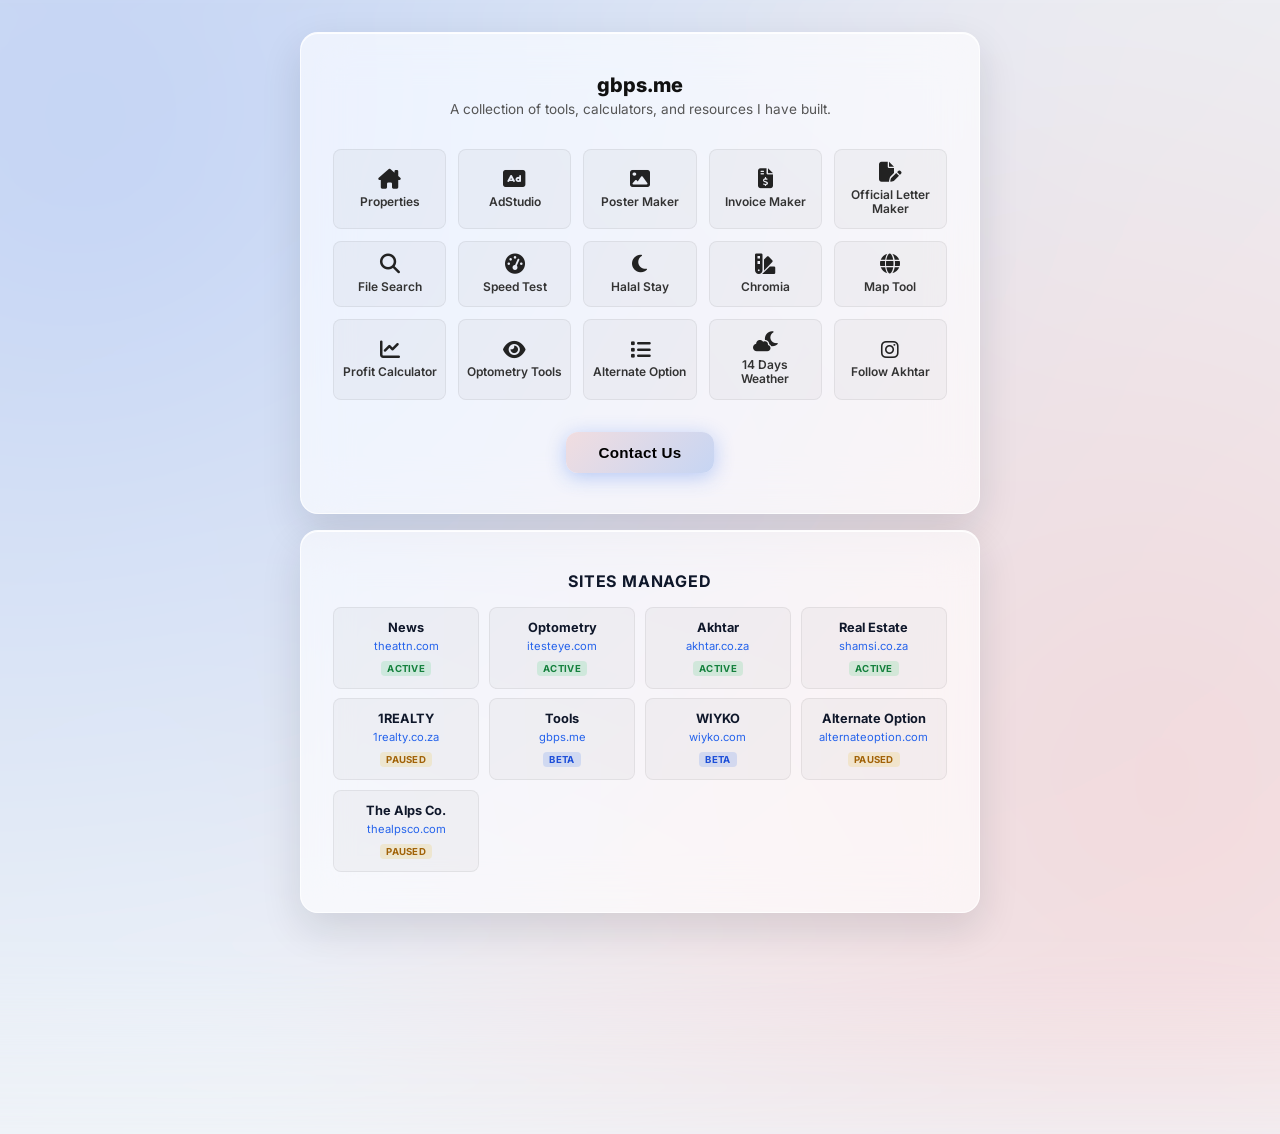
<file: index.html>
<!DOCTYPE html>
<html lang="en">
<head>
  <script async src="https://pagead2.googlesyndication.com/pagead/js/adsbygoogle.js?client=ca-pub-7287344098210114"
     crossorigin="anonymous"></script>
  <meta charset="UTF-8">
  <meta name="viewport" content="width=device-width, initial-scale=1.0">
  <title>gbps Tools & Resources</title>
  <link rel="preconnect" href="https://fonts.googleapis.com">
  <link rel="preconnect" href="https://fonts.gstatic.com" crossorigin>
  <link href="https://fonts.googleapis.com/css2?family=Inter:wght@400;600;800&display=swap" rel="stylesheet">
 <link rel="apple-touch-icon" sizes="180x180" href="/apple-touch-icon.png">
<link rel="icon" type="image/png" sizes="32x32" href="/favicon-32x32.png">
<link rel="icon" type="image/png" sizes="16x16" href="/favicon-16x16.png">
<link rel="manifest" href="/site.webmanifest">
  
  <link rel="stylesheet" href="https://cdnjs.cloudflare.com/ajax/libs/font-awesome/6.5.1/css/all.min.css">
  
  <style>
    :root {
      --glass-bg: rgba(255, 255, 255, 0.65);
      --glass-border: rgba(255, 255, 255, 0.75);
      --glass-highlight: rgba(255, 255, 255, 0.9);
      --text-primary: #0f172a;
      --text-secondary: #475569;
      --accent-blue: #2563eb;
      --accent-red: #d90000;
      --gradient-accent: linear-gradient(135deg, #f1dde0 0%, #c6d5f3 100%);
    }

    * {
      margin: 0;
      padding: 0;
      box-sizing: border-box;
    }

    body {
      min-height: 100vh;
      display: flex;
      flex-direction: column;
      align-items: center;
      justify-content: center;
      background: #f0f4f8;
      font-family: 'Inter', system-ui, -apple-system, sans-serif;
      overflow-x: hidden;
      position: relative;
      padding: 2rem 1rem;
      gap: 1rem;
    }

    body.modal-open {
      overflow: hidden;
    }

    .liquid-bg {
      position: absolute;
      inset: -20%;
      background: 
        radial-gradient(circle at 20% 25%, rgba(37, 99, 235, 0.18) 0%, transparent 55%),
        radial-gradient(circle at 80% 75%, rgba(220, 38, 38, 0.14) 0%, transparent 55%),
        linear-gradient(145deg, #e2e8f0 0%, #f8fafc 100%);
      filter: blur(80px) saturate(1.1);
      animation: fluidDrift 22s ease-in-out infinite alternate;
      z-index: -1;
    }

    @keyframes fluidDrift {
      0% { transform: translate(0, 0) scale(1); }
      50% { transform: translate(-4%, 3%) scale(1.03); }
      100% { transform: translate(3%, -4%) scale(1); }
    }

    .glass-panel {
      width: 90%;
      max-width: 680px;
      background: var(--glass-bg);
      backdrop-filter: blur(24px) saturate(130%);
      -webkit-backdrop-filter: blur(24px) saturate(130%);
      border: 1px solid var(--glass-border);
      border-radius: 18px;
      padding: 2.5rem 2rem;
      text-align: center;
      box-shadow: 0 16px 40px rgba(15, 23, 42, 0.12), inset 0 1px 0 var(--glass-highlight);
      position: relative;
      overflow: hidden;
    }

    .fixed-center-img {
      width: 30%;
      height: auto;
      display: block;
      margin: 0 auto 12px;
      max-width: 90vw;
    }

    .landing-title {
      font-size: 1.25rem;
      font-weight: 800;
      color: #111111;
      margin-bottom: 0.25rem;
    }

    .landing-desc {
      font-size: 0.85rem;
      color: #555555;
      margin-bottom: 1.5rem;
    }

    .links-container {
      width: 100%;
      padding: 0.5rem 0;
      margin: 0 auto 1.5rem;
      display: grid;
      grid-template-columns: repeat(auto-fit, minmax(100px, 1fr));
      gap: 0.75rem;
    }

    .link-item {
      display: flex;
      flex-direction: column;
      align-items: center;
      justify-content: center;
      gap: 0.35rem;
      padding: 0.75rem 0.5rem;
      border-radius: 8px;
      background: rgba(0, 0, 0, 0.03);
      border: 1px solid rgba(0, 0, 0, 0.06);
      text-decoration: none;
      transition: background 0.2s ease, transform 0.2s ease;
    }

    .link-item:hover {
      background: rgba(0, 0, 0, 0.08);
      transform: translateY(-1px);
    }

    .link-item i {
      font-size: 1.25rem;
      color: #222222;
    }

    .link-item span {
      color: #333333;
      font-size: 0.75rem;
      font-weight: 600;
      text-align: center;
      line-height: 1.2;
    }

    .notify-btn, .submit-btn {
      border: none;
      outline: none;
    }

    .notify-btn:focus-visible, .submit-btn:focus-visible {
      box-shadow: 0 4px 20px rgba(37, 99, 235, 0.3), inset 0 0 0 2px rgba(37, 99, 235, 0.5);
    }

    .notify-btn {
      display: block;
      margin: 0 auto;
      padding: 0.75rem 2rem;
      border-radius: 12px;
      background: var(--gradient-accent);
      color: #000000;
      font-weight: 700;
      font-size: 0.95rem;
      letter-spacing: 0.02em;
      cursor: pointer;
      transition: all 0.25s ease;
      box-shadow: 0 4px 20px rgba(37, 99, 235, 0.3);
    }

    .notify-btn:hover {
      transform: translateY(-2px);
      box-shadow: 0 8px 28px rgba(220, 38, 38, 0.35);
    }

    .notify-btn:active {
      transform: translateY(0);
    }

    .managed-sites-section {
      width: 100%;
    }

    .managed-sites-section h2 {
      font-size: 1rem;
      font-weight: 700;
      color: var(--text-primary);
      margin-bottom: 1rem;
      text-transform: uppercase;
      letter-spacing: 0.05em;
    }

    .sites-grid {
      display: grid;
      grid-template-columns: repeat(auto-fit, minmax(130px, 1fr));
      gap: 0.6rem;
    }

    .site-card {
      background: rgba(0, 0, 0, 0.03);
      border: 1px solid rgba(0, 0, 0, 0.06);
      border-radius: 8px;
      padding: 0.75rem 0.5rem;
      display: flex;
      flex-direction: column;
      align-items: center;
      gap: 0.25rem;
      transition: background 0.2s ease;
    }

    .site-card:hover {
      background: rgba(0, 0, 0, 0.06);
    }

    .site-card h3 {
      font-size: 0.8rem;
      font-weight: 700;
      color: var(--text-primary);
      margin: 0;
    }

    .site-card a {
      font-size: 0.7rem;
      color: var(--accent-blue);
      text-decoration: none;
      word-break: break-all;
    }

    .site-card a:hover {
      text-decoration: underline;
    }

    .site-status {
      font-size: 0.6rem;
      font-weight: 700;
      text-transform: uppercase;
      padding: 2px 6px;
      border-radius: 4px;
      margin-top: 0.25rem;
      letter-spacing: 0.03em;
    }

    .site-status.active {
      background: rgba(34, 197, 94, 0.15);
      color: #15803d;
    }

    .site-status.paused {
      background: rgba(234, 179, 8, 0.15);
      color: #a16207;
    }

    .site-status.beta {
      background: rgba(37, 99, 235, 0.15);
      color: #1d4ed8;
    }

    .modal-overlay {
      position: fixed;
      inset: 0;
      background: rgba(2, 6, 23, 0.45);
      backdrop-filter: blur(8px);
      -webkit-backdrop-filter: blur(8px);
      display: flex;
      align-items: center;
      justify-content: center;
      padding: 1.5rem;
      z-index: 1000;
      opacity: 0;
      visibility: hidden;
      transition: opacity 0.2s ease, visibility 0.2s ease;
    }

    .modal-overlay.active {
      opacity: 1;
      visibility: visible;
    }

    .modal-glass {
      width: 100%;
      max-width: 520px;
      background: rgba(255, 255, 255, 0.9);
      backdrop-filter: blur(20px) saturate(140%);
      -webkit-backdrop-filter: blur(20px) saturate(140%);
      border: 1px solid var(--glass-border);
      border-radius: 16px;
      padding: 2rem;
      position: relative;
      box-shadow: 0 24px 60px rgba(15, 23, 42, 0.18);
      transform: translateY(12px);
      transition: transform 0.2s ease;
    }

    .modal-overlay.active .modal-glass {
      transform: translateY(0);
    }

    .modal-close {
      position: absolute;
      top: 1rem;
      right: 1rem;
      width: 32px;
      height: 32px;
      border-radius: 50%;
      border: none;
      background: rgba(15, 23, 42, 0.08);
      color: var(--text-primary);
      font-size: 1.4rem;
      line-height: 1;
      cursor: pointer;
      display: flex;
      align-items: center;
      justify-content: center;
      transition: all 0.2s ease;
    }

    .modal-close:hover {
      background: var(--accent-red);
      color: #fff;
    }

    .modal-title {
      font-size: 1.5rem;
      font-weight: 700;
      color: var(--text-primary);
      margin-bottom: 0.4rem;
    }

    .modal-desc {
      color: var(--text-secondary);
      font-size: 0.95rem;
      margin-bottom: 1.5rem;
      line-height: 1.5;
    }

    .contact-form {
      display: flex;
      flex-direction: column;
      gap: 1rem;
    }

    .form-group {
      text-align: left;
    }

    .form-group label {
      display: block;
      font-size: 0.85rem;
      font-weight: 600;
      color: var(--text-primary);
      margin-bottom: 0.4rem;
    }

    .form-group input,
    .form-group textarea {
      width: 100%;
      padding: 12px 14px;
      border-radius: 10px;
      border: 1px solid rgba(15, 23, 42, 0.15);
      background: rgba(255, 255, 255, 0.8);
      color: var(--text-primary);
      font-size: 1rem;
      font-family: inherit;
      outline: none;
      transition: all 0.2s ease;
    }

    .form-group input::placeholder,
    .form-group textarea::placeholder {
      color: #64748b;
    }

    .form-group input:focus,
    .form-group textarea:focus {
      border-color: var(--accent-blue);
      background: #ffffff;
      box-shadow: 0 0 0 3px rgba(37, 99, 235, 0.12);
    }

    .form-group textarea {
      resize: vertical;
      min-height: 100px;
    }

    .submit-btn {
      margin-top: 0.5rem;
      padding: 14px 24px;
      border-radius: 12px;
      background: var(--gradient-accent);
      color: #000000;
      font-weight: 700;
      font-size: 1rem;
      cursor: pointer;
      transition: all 0.25s ease;
      box-shadow: 0 4px 18px rgba(37, 99, 235, 0.28);
    }

    .submit-btn:hover {
      transform: translateY(-2px);
      box-shadow: 0 8px 24px rgba(220, 38, 38, 0.32);
    }

    .submit-btn:active {
      transform: translateY(0);
    }

    .submit-btn:disabled {
      opacity: 0.7;
      cursor: not-allowed;
      transform: none;
    }

    @media (max-width: 640px) {
      .glass-panel {
        padding: 2rem 1.25rem;
      }
      .modal-glass {
        padding: 1.5rem;
      }
      .modal-title {
        font-size: 1.25rem;
      }
      .links-container {
        grid-template-columns: repeat(auto-fit, minmax(90px, 1fr));
        gap: 0.5rem;
      }
      .link-item {
        padding: 0.6rem 0.4rem;
      }
      .link-item span {
        font-size: 0.7rem;
      }
      .sites-grid {
        grid-template-columns: repeat(2, 1fr);
      }
    }
  </style>
</head>
<body>
  <div class="liquid-bg"></div>
  
  <main class="glass-panel"> 
  

    <h2 class="landing-title">gbps.me</h2>
    <p class="landing-desc">A collection of tools, calculators, and resources I have built.</p>

    <div class="links-container">
      <a href="https://shamsi.co.za" rel="noopener noreferrer" class="link-item">
        <i class="fas fa-house-chimney" aria-hidden="true"></i>
        <span>Properties</span>
      </a>
      <a href="https://shamsi.co.za/ad" rel="noopener noreferrer" class="link-item">
        <i class="fas fa-rectangle-ad" aria-hidden="true"></i>
        <span>AdStudio</span>
      </a>
      <a href="https://theattn.com/poster" rel="noopener noreferrer" class="link-item">
        <i class="fas fa-image" aria-hidden="true"></i>
        <span>Poster Maker</span>
      </a>
      <a href="https://theattn.com/invoice" rel="noopener noreferrer" class="link-item">
        <i class="fas fa-file-invoice-dollar" aria-hidden="true"></i>
        <span>Invoice Maker</span>
      </a>
      <a href="https://itesteye.com/letter" rel="noopener noreferrer" class="link-item">
        <i class="fas fa-file-pen" aria-hidden="true"></i>
        <span>Official Letter Maker</span>
      </a>
      <a href="https://akhtar.co.za/search" rel="noopener noreferrer" class="link-item">
        <i class="fas fa-magnifying-glass" aria-hidden="true"></i>
        <span>File Search</span>
      </a>
      <a href="https://gbps.me/speed" rel="noopener noreferrer" class="link-item">
        <i class="fas fa-gauge-high" aria-hidden="true"></i>
        <span>Speed Test</span>
      </a>
      <a href="https://akhtar.co.za/halal" rel="noopener noreferrer" class="link-item">
        <i class="fa fa-moon" aria-hidden="true"></i>
        <span>Halal Stay</span>
      </a>
      <a href="https://theattn.com/chromia.html" rel="noopener noreferrer" class="link-item">
        <i class="fas fa-swatchbook" aria-hidden="true"></i>
        <span>Chromia</span>
      </a>
      <a href="https://gbps.me/map" rel="noopener noreferrer" class="link-item">
        <i class="fas fa-globe" aria-hidden="true"></i>
        <span>Map Tool</span>
      </a>
      <a href="https://theattn.com/profit.html" class="link-item">
        <i class="fas fa-chart-line" aria-hidden="true"></i>
        <span>Profit Calculator</span>
      </a>
      <a href="https://itesteye.com/" rel="noopener noreferrer" class="link-item">
        <i class="fas fa-eye" aria-hidden="true"></i>
        <span>Optometry Tools</span>
      </a>
          <a href="https://alternateoption.com" rel="noopener noreferrer" class="link-item">
        <i class="fa-solid fa-list" aria-hidden="true"></i>
        <span>Alternate Option</span>
      </a>
       <a href="weather" rel="noopener noreferrer" class="link-item">
       <i class="fa-solid fa-cloud-moon"></i>
        <span>14 Days Weather</span>
      </a>
      <a href="https://instagram.com/itesteye" rel="noopener noreferrer" class="link-item">
        <i class="fab fa-instagram" aria-hidden="true"></i>
        <span>Follow Akhtar</span>
      </a>
    </div>

    <button class="notify-btn" id="openContact">Contact Us</button>
  </main>

  <section class="glass-panel managed-sites-section">
    <h2>Sites Managed</h2>
    <div class="sites-grid">
      <article class="site-card">
        <h3>News</h3>
        <a href="https://www.theattn.com" target="_blank" rel="noopener noreferrer">theattn.com</a>
        <span class="site-status active">Active</span>
      </article>
      <article class="site-card">
        <h3>Optometry</h3>
        <a href="https://www.itesteye.com" target="_blank" rel="noopener noreferrer">itesteye.com</a>
        <span class="site-status active">Active</span>
      </article>
      <article class="site-card">
        <h3>Akhtar</h3>
        <a href="https://akhtar.co.za" target="_blank" rel="noopener noreferrer">akhtar.co.za</a>
        <span class="site-status active">Active</span>
      </article>
      <article class="site-card">
        <h3>Real Estate</h3>
        <a href="https://shamsi.co.za" target="_blank" rel="noopener noreferrer">shamsi.co.za</a>
        <span class="site-status active">Active</span>
      </article>
      <article class="site-card">
        <h3>1REALTY</h3>
        <a href="https://1realty.co.za" target="_blank" rel="noopener noreferrer">1realty.co.za</a>
        <span class="site-status paused">Paused</span>
      </article>
      <article class="site-card">
        <h3>Tools</h3>
        <a href="https://gbps.me" target="_blank" rel="noopener noreferrer">gbps.me</a>
        <span class="site-status beta">Beta</span>
      </article>
       <article class="site-card">
        <h3>WIYKO</h3>
        <a href="https://wiyko.com" target="_blank" rel="noopener noreferrer">wiyko.com</a>
        <span class="site-status beta">Beta</span>
      </article>
       <article class="site-card">
        <h3>Alternate Option</h3>
        <a href="https://alternateoption.com" target="_blank" rel="noopener noreferrer">alternateoption.com</a>
        <span class="site-status paused">Paused</span>
      </article>
      <article class="site-card">
        <h3>The Alps Co.</h3>
        <a href="https://thealpsco.com" target="_blank" rel="noopener noreferrer">thealpsco.com</a>
        <span class="site-status paused">Paused</span>
      </article>
    </div>
  </section>

  <div class="modal-overlay" id="contactModal" hidden>
    <div class="modal-glass">
      <button class="modal-close" id="closeContact" aria-label="Close">&times;</button>
      <h2 class="modal-title">Get in touch</h2>
      <p class="modal-desc">Have a tip, pitch, or question? We read every message.</p>
      
      <form action="https://api.web3forms.com/submit" method="POST" class="contact-form">
        <input type="hidden" name="access_key" value="65bb33ff-0316-4d93-9879-f4e3d82dfc52">
        <input type="hidden" name="subject" value="New message via The attn: Tools & Resources">
        
        <div class="form-group">
          <label for="name">Name</label>
          <input type="text" id="name" name="name" required placeholder="Your name">
        </div>
        
        <div class="form-group">
          <label for="email">Email</label>
          <input type="email" id="email" name="email" required placeholder="you@example.com">
        </div>
        
        <div class="form-group">
          <label for="message">Message</label>
          <textarea id="message" name="message" required rows="4" placeholder="Your message..."></textarea>
        </div>
        
        <button type="submit" class="submit-btn">Send Message</button>
      </form>
    </div>
  </div>

  <script>
    const modal = document.getElementById('contactModal');
    const openBtn = document.getElementById('openContact');
    const closeBtn = document.getElementById('closeContact');

    function openModal() {
      modal.hidden = false;
      document.body.classList.add('modal-open');
      setTimeout(() => modal.classList.add('active'), 10);
    }

    function closeModal() {
      modal.classList.remove('active');
      setTimeout(() => {
        modal.hidden = true;
        document.body.classList.remove('modal-open');
      }, 200);
    }

    openBtn.addEventListener('click', openModal);
    closeBtn.addEventListener('click', closeModal);
    modal.addEventListener('click', (e) => {
      if (e.target === modal) closeModal();
    });
    document.addEventListener('keydown', (e) => {
      if (e.key === 'Escape' && !modal.hidden) closeModal();
    });

    const contactForm = document.querySelector('.contact-form');
    contactForm.addEventListener('submit', async (e) => {
      const btn = contactForm.querySelector('.submit-btn');
      const originalText = btn.textContent;
      btn.textContent = 'Sending...';
      btn.disabled = true;
      
      setTimeout(() => {
        btn.textContent = 'Sent!';
        setTimeout(() => {
          btn.textContent = originalText;
          btn.disabled = false;
          closeModal();
          contactForm.reset();
        }, 1500);
      }, 800);
    });
  </script>

  <script src="https://theattn.com/load.js"></script>
  <script type="module" src="https://static.cloudflareinsights.com/beacon.min.js/v4513226cdae34746b4dedf0b4dfa099e1781791509496" integrity="sha512-ZE9pZaUXND66v380QUtch/5sE9tPFh2zg45pR2PB0CVkCtOREv2AJKkSidISWkysEuQ0EH8faUU5du78bx87UQ==" data-cf-beacon='{"version":"2024.11.0","token":"cd0bfa81a6964788bb87a585196fc817","r":1}' crossorigin="anonymous"></script>
</body>
</html>
</file>
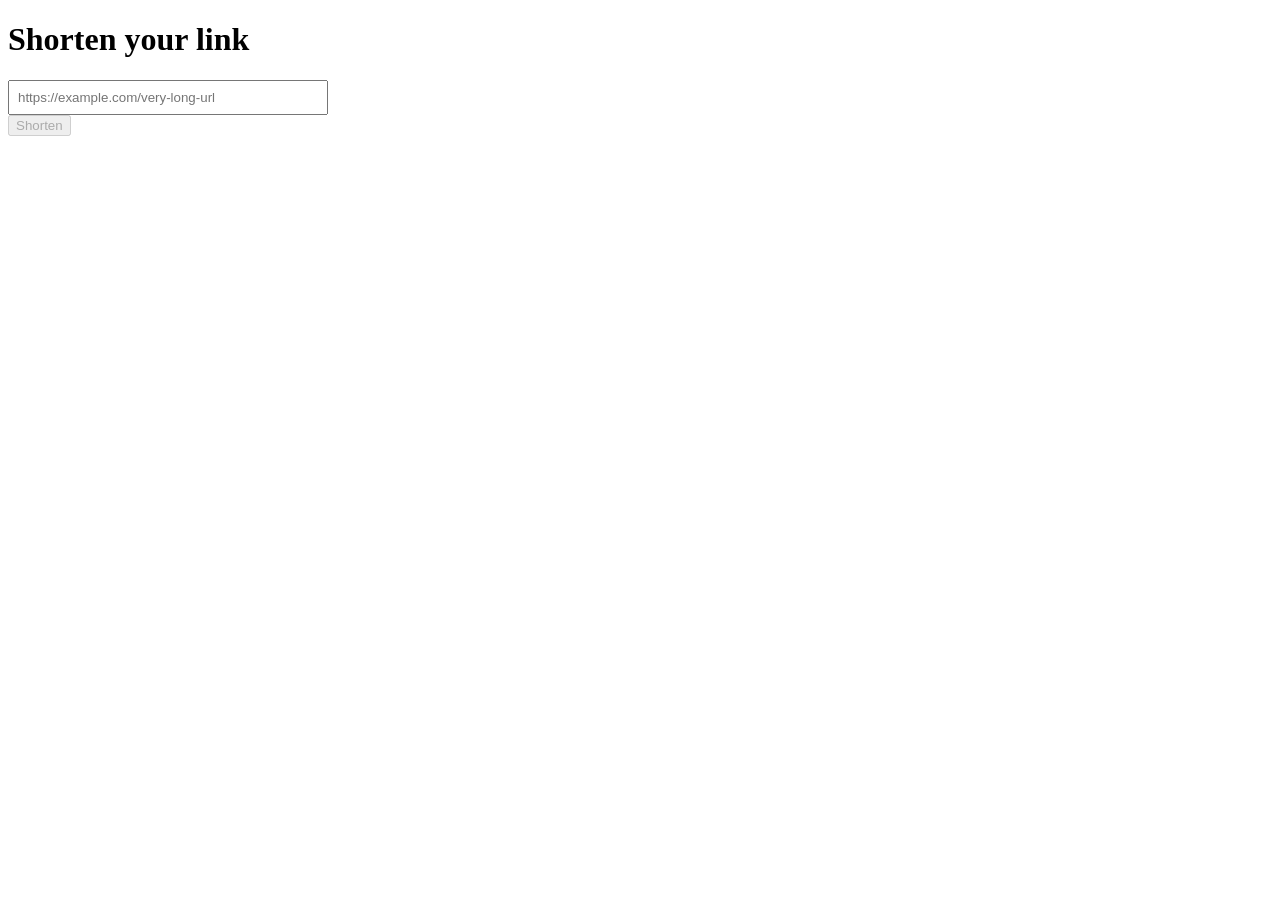
<file: short/index.html>
<!DOCTYPE html>
<html lang="en">
<head>
    <meta charset="UTF-8">
    <meta name="viewport" content="width=device-width, initial-scale=1.0">
    <title>GBPS Link Shortener</title>
    <script src="https://challenges.cloudflare.com/turnstile/v0/api.js" async defer></script>
</head>
<body>
    <h1>Shorten your link</h1>
    <input type="url" id="longUrl" placeholder="https://example.com/very-long-url" required style="width: 300px; padding: 8px;">
    
    <!-- Replace 'your-site-key' with your actual Cloudflare Turnstile Site Key -->
    <div class="cf-turnstile" data-sitekey="your-site-key" data-callback="onTurnstileSuccess"></div>
    
    <button id="submitBtn" onclick="shorten()" disabled>Shorten</button>
    <p id="result"></p>

    <script>
        let turnstileToken = '';
        function onTurnstileSuccess(token) {
            turnstileToken = token;
            document.getElementById('submitBtn').disabled = false;
        }

        async function shorten() {
            const longUrl = document.getElementById('longUrl').value;
            const resultEl = document.getElementById('result');
            resultEl.innerText = 'Processing...';

            try {
                const res = await fetch('/api/create', {
                    method: 'POST',
                    headers: { 'Content-Type': 'application/json' },
                    body: JSON.stringify({ url: longUrl, token: turnstileToken })
                });
                
                const data = await res.json();
                if (res.ok) {
                    resultEl.innerText = `Short link: ${data.shortUrl}`;
                } else {
                    resultEl.innerText = `Error: ${data.error}`;
                }
            } catch (err) {
                resultEl.innerText = 'Network error. Try again.';
            }
        }
    </script>
</body>
</html>
</file>
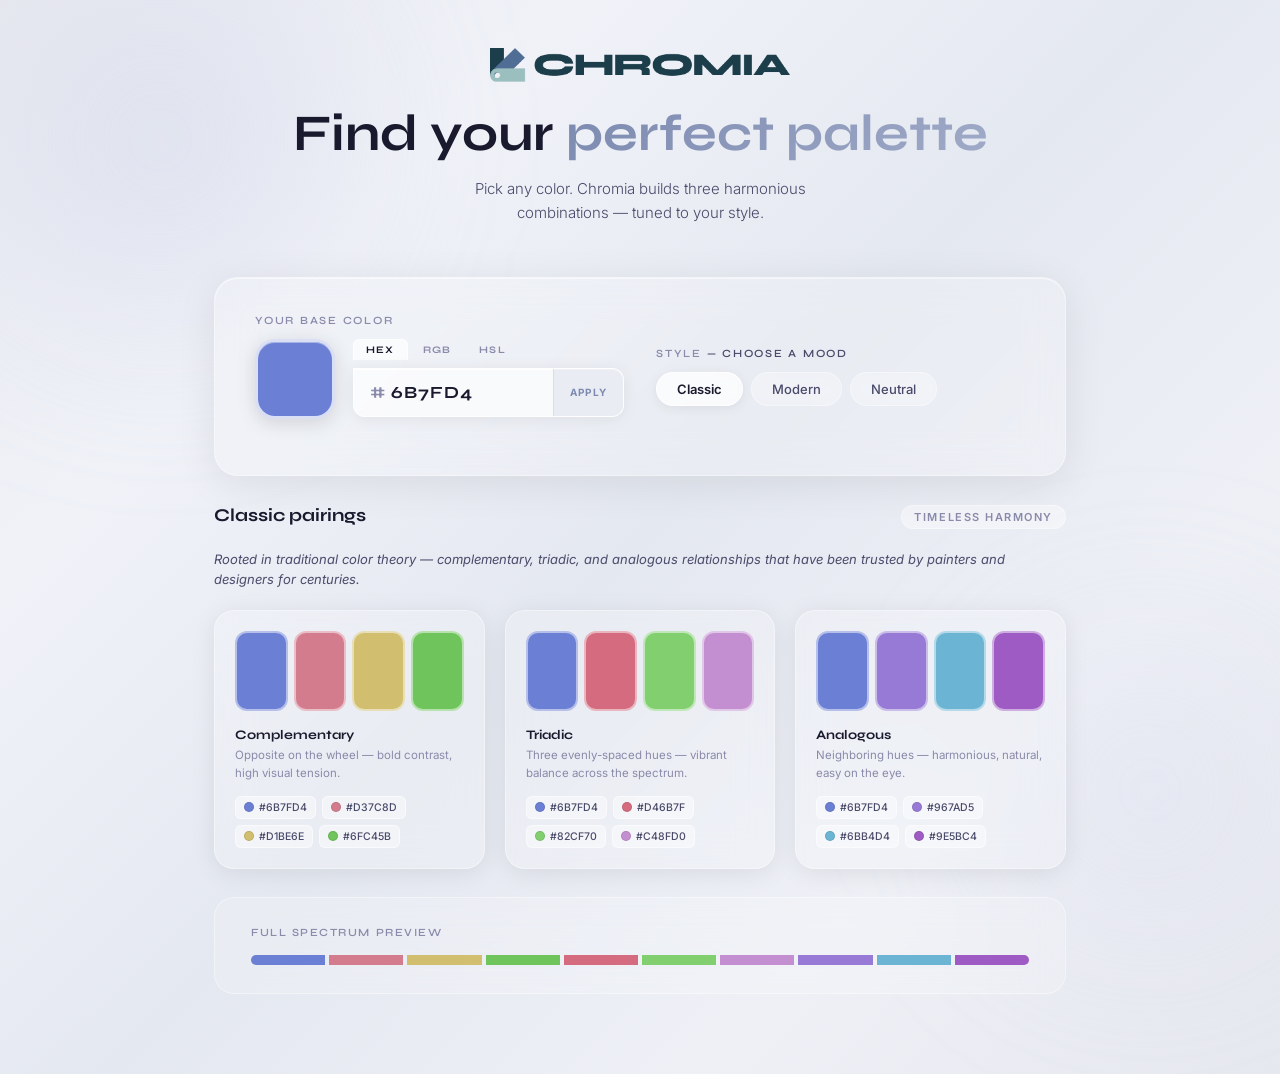
<file: chromia.html>
<!DOCTYPE html>
<html lang="en">
<head>
<meta charset="UTF-8">
<meta name="viewport" content="width=device-width, initial-scale=1.0">

 <!-- Basic & SEO -->
<meta charset="UTF-8">
<meta name="viewport" content="width=device-width, initial-scale=1.0">
<title>Chromia — Color Harmony Explorer</title>
<meta name="description" content="Explore color harmony with Chromia. Pick a base color and instantly generate Classic, Modern, and Neutral palettes. Perfect for designers, artists, and developers.">
<meta name="keywords" content="color palette generator, color harmony, complementary colors, triadic colors, analogous colors, HEX RGB HSL converter, design tools, UI color picker, Chromia">
<meta name="author" content="Tanvir">
<meta name="robots" content="index, follow">
<link rel="canonical" href="https://theattn.com/chromia">

<!-- Open Graph / Social -->
<meta property="og:type" content="website">
<meta property="og:url" content="https://theattn.com/chromia">
<meta property="og:title" content="Chromia — Color Harmony Explorer">
<meta property="og:description" content="Pick any color. Chromia builds three harmonious combinations — tuned to your style. Explore Classic, Modern, and Neutral palettes.">
<meta property="og:image" content="https://theattn.com/src/chromia-og.png">
<meta property="og:site_name" content="Chromia">

<!-- Twitter -->
<meta name="twitter:card" content="summary_large_image">
<meta name="twitter:url" content="https://theattn.com/chromia">
<meta name="twitter:title" content="Chromia — Color Harmony Explorer">
<meta name="twitter:description" content="Pick any color. Chromia builds three harmonious combinations — tuned to your style.">
<meta name="twitter:image" content="https://theattn.com/src/chromia-og.png">

<!-- Mobile / PWA -->
<meta name="theme-color" content="#e8eaf0">
<meta name="apple-mobile-web-app-status-bar-style" content="default">

<!-- Favicon (Update path to your actual file) -->
<link rel="apple-touch-icon" sizes="180x180" href="favicons/chromia/apple-touch-icon.png">
<link rel="icon" type="image/png" sizes="32x32" href="favicons/chromia/favicon-32x32.png">
<link rel="icon" type="image/png" sizes="16x16" href="favicons/chromia/favicon-16x16.png">
<link rel="manifest" href="favicons/chromia/site.webmanifest">
 
<title>Chromia — Color Harmony Explorer</title>
<link href="https://fonts.googleapis.com/css2?family=Syne:wght@400;500;600;700&family=Inter:wght@300;400;500&display=swap" rel="stylesheet">
<style>
  *, *::before, *::after { box-sizing: border-box; margin: 0; padding: 0; }

  :root {
    --glass-bg: rgba(255,255,255,0.18);
    --glass-border: rgba(255,255,255,0.38);
    --glass-shadow: rgba(0,0,0,0.08);
    --glass-strong: rgba(255,255,255,0.28);
    --text-primary: #1a1a2e;
    --text-secondary: #4a4a6a;
    --text-muted: #8a8aaa;
    --surface: rgba(255,255,255,0.55);
    --blur: blur(18px);
  }

  html { scroll-behavior: smooth; }

  body {
    min-height: 100vh;
    font-family: 'Inter', sans-serif;
    background: linear-gradient(135deg, #e8eaf0 0%, #f0f2f8 25%, #e4e8f0 50%, #eef0f6 75%, #e6e8ef 100%);
    color: var(--text-primary);
    overflow-x: hidden;
  }

  /* Soft ambient orbs */
  body::before, body::after {
    content: '';
    position: fixed;
    border-radius: 50%;
    filter: blur(80px);
    pointer-events: none;
    z-index: 0;
  }
  body::before {
    width: 520px; height: 520px;
    background: radial-gradient(circle, rgba(200,205,230,0.45) 0%, transparent 70%);
    top: -120px; left: -100px;
  }
  body::after {
    width: 420px; height: 420px;
    background: radial-gradient(circle, rgba(210,215,235,0.35) 0%, transparent 70%);
    bottom: -100px; right: -80px;
  }

  .page {
    position: relative;
    z-index: 1;
    max-width: 900px;
    margin: 0 auto;
    padding: 48px 24px 80px;
  }

  /* Header */
  header {
    text-align: center;
    margin-bottom: 52px;
  }
  .wordmark {
    font-family: 'Syne', sans-serif;
    font-size: 13px;
    font-weight: 600;
    letter-spacing: 0.22em;
    text-transform: uppercase;
    color: var(--text-muted);
    margin-bottom: 20px;
  }
  header h1 {
    font-family: 'Syne', sans-serif;
    font-size: clamp(2rem, 5vw, 3.2rem);
    font-weight: 700;
    color: var(--text-primary);
    line-height: 1.1;
    margin-bottom: 14px;
  }
  header h1 span {
    background: linear-gradient(135deg, #7c8ab0, #a0aac8);
    -webkit-background-clip: text;
    -webkit-text-fill-color: transparent;
    background-clip: text;
  }
  header p {
    font-size: 15px;
    color: var(--text-secondary);
    line-height: 1.6;
    max-width: 420px;
    margin: 0 auto;
    font-weight: 300;
  }

  /* Glass card */
  .glass {
    background: var(--glass-bg);
    backdrop-filter: var(--blur);
    -webkit-backdrop-filter: var(--blur);
    border: 1px solid var(--glass-border);
    border-radius: 24px;
    box-shadow: 0 8px 40px var(--glass-shadow), inset 0 1px 0 rgba(255,255,255,0.5);
  }

  /* Picker section */
  .picker-card {
    padding: 36px 40px;
    margin-bottom: 28px;
    display: flex;
    align-items: center;
    gap: 32px;
    flex-wrap: wrap;
  }
  .picker-left { flex: 1; min-width: 200px; }
  .picker-label {
    font-family: 'Syne', sans-serif;
    font-size: 11px;
    font-weight: 600;
    letter-spacing: 0.16em;
    text-transform: uppercase;
    color: var(--text-muted);
    margin-bottom: 12px;
  }
  .picker-label span { color: var(--text-secondary); }

  /* Color input area */
  .color-input-wrap {
    display: flex;
    align-items: flex-start;
    gap: 18px;
  }
  .color-swatch-large {
    width: 80px; height: 80px;
    border-radius: 20px;
    border: 3px solid rgba(255,255,255,0.75);
    box-shadow: 0 4px 20px rgba(0,0,0,0.13), inset 0 1px 0 rgba(255,255,255,0.4);
    cursor: pointer;
    transition: transform 0.2s, box-shadow 0.2s;
    position: relative;
    overflow: hidden;
    flex-shrink: 0;
  }
  .color-swatch-large:hover { transform: scale(1.05); box-shadow: 0 8px 30px rgba(0,0,0,0.18); }
  .color-swatch-large input[type="color"] {
    position: absolute; inset: 0;
    width: 100%; height: 100%;
    opacity: 0; cursor: pointer; border: none; padding: 0;
    z-index: 2;
  }
  .swatch-hint {
    position: absolute; inset: 0;
    display: flex; align-items: center; justify-content: center;
    opacity: 0; transition: opacity 0.2s;
    background: rgba(0,0,0,0.18); border-radius: 17px;
    z-index: 1; pointer-events: none;
  }
  .color-swatch-large:hover .swatch-hint { opacity: 1; }
  .swatch-hint svg { width: 22px; height: 22px; fill: rgba(255,255,255,0.9); }

  /* Format input panel */
  .color-format-panel { flex: 1; min-width: 0; }

  .format-tabs {
    display: flex; gap: 2px; margin-bottom: 8px;
  }
  .fmt-tab {
    padding: 4px 12px;
    border-radius: 6px 6px 0 0;
    border: 1px solid transparent;
    border-bottom: none;
    background: transparent;
    font-family: 'Syne', sans-serif;
    font-size: 10px; font-weight: 700;
    letter-spacing: 0.12em; text-transform: uppercase;
    color: var(--text-muted);
    cursor: pointer;
    transition: all 0.18s;
  }
  .fmt-tab:hover { color: var(--text-secondary); background: rgba(255,255,255,0.3); }
  .fmt-tab.active {
    background: rgba(255,255,255,0.65);
    border-color: rgba(255,255,255,0.7);
    color: var(--text-primary);
  }

  .format-input-box {
    background: rgba(255,255,255,0.65);
    border: 1.5px solid rgba(255,255,255,0.75);
    border-radius: 0 12px 12px 12px;
    box-shadow: 0 2px 16px rgba(0,0,0,0.07), inset 0 1px 0 rgba(255,255,255,0.9);
    overflow: hidden;
    transition: border-color 0.2s, box-shadow 0.2s;
  }
  .format-input-box:focus-within {
    border-color: rgba(124,138,176,0.65);
    box-shadow: 0 0 0 3px rgba(124,138,176,0.12), 0 2px 16px rgba(0,0,0,0.07);
  }

  /* Single-field (HEX) */
  .fmt-single {
    display: flex; align-items: center;
  }
  .fmt-prefix {
    font-family: 'Syne', sans-serif;
    font-size: 17px; font-weight: 700;
    color: var(--text-muted);
    padding: 0 4px 0 16px;
    user-select: none; line-height: 1;
  }
  .fmt-single input {
    font-family: 'Syne', sans-serif;
    font-size: 17px; font-weight: 700;
    color: var(--text-primary);
    background: none; border: none; outline: none;
    flex: 1; padding: 13px 8px 13px 2px;
    letter-spacing: 0.06em; text-transform: uppercase;
    min-width: 0;
  }
  .fmt-single input::placeholder { color: var(--text-muted); font-weight: 400; letter-spacing: 0; }

  /* Multi-field (RGB / HSL) */
  .fmt-multi {
    display: flex; align-items: stretch;
  }
  .fmt-field {
    flex: 1; display: flex; flex-direction: column;
    border-right: 1px solid rgba(200,205,225,0.4);
    padding: 10px 12px 8px;
  }
  .fmt-field:last-child { border-right: none; }
  .fmt-field label {
    font-family: 'Syne', sans-serif;
    font-size: 9px; font-weight: 700;
    letter-spacing: 0.18em; text-transform: uppercase;
    color: var(--text-muted); margin-bottom: 4px;
  }
  .fmt-field input {
    font-family: 'Syne', sans-serif;
    font-size: 16px; font-weight: 700;
    color: var(--text-primary);
    background: none; border: none; outline: none;
    width: 100%; padding: 0;
    -moz-appearance: textfield;
  }
  .fmt-field input::-webkit-outer-spin-button,
  .fmt-field input::-webkit-inner-spin-button { -webkit-appearance: none; }
  .fmt-field input::placeholder { color: var(--text-muted); font-weight: 400; }

  .fmt-apply {
    background: rgba(124,138,176,0.12);
    border: none; border-left: 1px solid rgba(200,205,225,0.5);
    padding: 0 16px; cursor: pointer;
    font-family: 'Inter', sans-serif;
    font-size: 10px; font-weight: 700;
    letter-spacing: 0.12em; text-transform: uppercase;
    color: #7c8ab0; transition: background 0.18s, color 0.18s;
    white-space: nowrap; align-self: stretch; display: flex; align-items: center;
  }
  .fmt-apply:hover { background: rgba(124,138,176,0.25); color: #5a6a96; }

  .fmt-error {
    font-size: 10.5px; color: #c06070;
    margin-top: 6px; min-height: 16px;
    font-weight: 500;
  }

  /* Category tabs */
  .tabs-wrap { display: flex; align-items: center; gap: 8px; flex-wrap: wrap; }
  .tab-btn {
    padding: 8px 20px;
    border-radius: 50px;
    border: 1px solid var(--glass-border);
    background: var(--glass-bg);
    font-family: 'Inter', sans-serif;
    font-size: 13px;
    font-weight: 500;
    color: var(--text-secondary);
    cursor: pointer;
    transition: all 0.22s;
    backdrop-filter: blur(8px);
  }
  .tab-btn:hover { background: var(--glass-strong); color: var(--text-primary); }
  .tab-btn.active {
    background: rgba(255,255,255,0.7);
    color: var(--text-primary);
    border-color: rgba(255,255,255,0.8);
    box-shadow: 0 2px 12px rgba(0,0,0,0.08);
    font-weight: 600;
  }

  /* Results section */
  .results-header {
    display: flex; align-items: baseline; justify-content: space-between;
    margin-bottom: 20px; flex-wrap: wrap; gap: 8px;
  }
  .results-header h2 {
    font-family: 'Syne', sans-serif;
    font-size: 18px; font-weight: 700;
    color: var(--text-primary);
  }
  .results-header .mode-tag {
    font-size: 11px; font-weight: 600;
    letter-spacing: 0.14em; text-transform: uppercase;
    color: var(--text-muted);
    padding: 4px 12px;
    border-radius: 50px;
    background: rgba(255,255,255,0.4);
    border: 1px solid var(--glass-border);
  }

  .palette-grid {
    display: grid;
    grid-template-columns: repeat(3, 1fr);
    gap: 20px;
  }

  /* Palette card */
  .palette-card {
    border-radius: 20px;
    padding: 20px;
    background: var(--glass-bg);
    backdrop-filter: var(--blur);
    -webkit-backdrop-filter: var(--blur);
    border: 1px solid var(--glass-border);
    box-shadow: 0 4px 24px var(--glass-shadow);
    transition: transform 0.22s, box-shadow 0.22s;
    cursor: default;
  }
  .palette-card:hover {
    transform: translateY(-4px);
    box-shadow: 0 12px 36px rgba(0,0,0,0.1);
  }

  .palette-swatches {
    display: flex;
    gap: 6px;
    margin-bottom: 16px;
    height: 80px;
  }
  .palette-swatches .swatch {
    flex: 1;
    border-radius: 12px;
    border: 2px solid rgba(255,255,255,0.5);
    position: relative;
    overflow: hidden;
    transition: flex 0.3s ease;
  }
  .palette-swatches .swatch:hover { flex: 1.6; }
  .swatch-tip {
    position: absolute;
    bottom: 6px; left: 50%; transform: translateX(-50%);
    font-size: 9px; font-weight: 600;
    color: rgba(255,255,255,0.9);
    background: rgba(0,0,0,0.25);
    backdrop-filter: blur(4px);
    padding: 2px 6px;
    border-radius: 4px;
    white-space: nowrap;
    opacity: 0;
    transition: opacity 0.2s;
  }
  .swatch:hover .swatch-tip { opacity: 1; }

  .palette-name {
    font-family: 'Syne', sans-serif;
    font-size: 13px; font-weight: 700;
    color: var(--text-primary);
    margin-bottom: 4px;
  }
  .palette-desc {
    font-size: 11.5px;
    color: var(--text-muted);
    line-height: 1.5;
    margin-bottom: 14px;
  }

  .palette-colors {
    display: flex; gap: 6px; flex-wrap: wrap;
  }
  .color-chip {
    display: flex; align-items: center; gap: 5px;
    padding: 4px 8px;
    border-radius: 6px;
    background: rgba(255,255,255,0.4);
    border: 1px solid rgba(255,255,255,0.5);
    font-size: 10.5px; font-weight: 500;
    color: var(--text-secondary);
    cursor: pointer;
    transition: background 0.18s;
  }
  .color-chip:hover { background: rgba(255,255,255,0.7); }
  .color-chip .dot {
    width: 10px; height: 10px;
    border-radius: 50%;
    border: 1px solid rgba(0,0,0,0.1);
    flex-shrink: 0;
  }

  /* Copy toast */
  .toast {
    position: fixed;
    bottom: 32px; left: 50%; transform: translateX(-50%) translateY(80px);
    background: rgba(26,26,46,0.88);
    backdrop-filter: blur(12px);
    color: #fff;
    font-size: 13px; font-weight: 500;
    padding: 10px 22px;
    border-radius: 50px;
    box-shadow: 0 4px 24px rgba(0,0,0,0.2);
    transition: transform 0.3s cubic-bezier(0.34,1.56,0.64,1), opacity 0.3s;
    opacity: 0; z-index: 100;
    pointer-events: none;
  }
  .toast.show { transform: translateX(-50%) translateY(0); opacity: 1; }

  /* Preview strip */
  .preview-strip {
    margin-top: 28px;
    padding: 28px 36px;
    border-radius: 20px;
    background: var(--glass-bg);
    backdrop-filter: var(--blur);
    -webkit-backdrop-filter: var(--blur);
    border: 1px solid var(--glass-border);
  }
  .preview-label {
    font-family: 'Syne', sans-serif;
    font-size: 11px; font-weight: 600;
    letter-spacing: 0.14em; text-transform: uppercase;
    color: var(--text-muted);
    margin-bottom: 16px;
  }
  .preview-bars {
    display: flex; gap: 4px; height: 10px; border-radius: 8px; overflow: hidden;
  }
  .preview-bar { height: 100%; transition: flex 0.5s ease; border-radius: 0; }

  /* Mode desc */
  .mode-description {
    font-size: 13px; color: var(--text-secondary);
    margin-bottom: 20px; line-height: 1.6;
    font-style: italic;
  }

  @media (max-width: 640px) {
    .picker-card { padding: 24px 20px; }
    .palette-grid { grid-template-columns: 1fr; }
  }
</style>
</head>
<body>

<div class="page">
  <header>
   <!-- <div class="wordmark">Chromia</div> -->
   <img src="src/chromia.png" alt="CHROMIA" width="300" height="auto"><br><br>
    <h1>Find your <span>perfect palette</span></h1>
    <p>Pick any color. Chromia builds three harmonious combinations — tuned to your style.</p>
  </header>

  <!-- Picker card -->
  <div class="picker-card glass">
    <div class="picker-left">
      <div class="picker-label">Your base color</div>
      <div class="color-input-wrap">
        <div class="color-swatch-large" id="swatchLarge">
          <input type="color" id="colorPicker" value="#6B7FD4">
          <div class="swatch-hint">
            <svg viewBox="0 0 24 24" xmlns="http://www.w3.org/2000/svg" style="width:20px;height:20px;fill:rgba(255,255,255,0.9)"><path d="M20.71 5.63l-2.34-2.34a1 1 0 0 0-1.41 0l-3.12 3.12-1.41-1.42-1.42 1.42 1.41 1.41-6.6 6.6A2 2 0 0 0 5 16v3h3a2 2 0 0 0 1.42-.59l6.6-6.6 1.41 1.42 1.42-1.42-1.42-1.41 3.12-3.12a1 1 0 0 0 0-1.65zM8 17H7v-1l6.59-6.59 1 1z"/></svg>
          </div>
        </div>

        <div class="color-format-panel">
          <div class="format-tabs">
            <button class="fmt-tab active" data-fmt="hex">HEX</button>
            <button class="fmt-tab" data-fmt="rgb">RGB</button>
            <button class="fmt-tab" data-fmt="hsl">HSL</button>
          </div>

          <div class="format-input-box" id="fmtBoxHex">
            <div class="fmt-single">
              <span class="fmt-prefix">#</span>
              <input id="inHex" maxlength="6" placeholder="6B7FD4" spellcheck="false" value="6B7FD4">
              <button class="fmt-apply" id="applyHex">Apply</button>
            </div>
          </div>

          <div class="format-input-box" id="fmtBoxRgb" style="display:none;">
            <div class="fmt-multi">
              <div class="fmt-field"><label>R</label><input id="inR" type="number" min="0" max="255" placeholder="107"></div>
              <div class="fmt-field"><label>G</label><input id="inG" type="number" min="0" max="255" placeholder="127"></div>
              <div class="fmt-field"><label>B</label><input id="inB" type="number" min="0" max="255" placeholder="212"></div>
              <button class="fmt-apply" id="applyRgb">Apply</button>
            </div>
          </div>

          <div class="format-input-box" id="fmtBoxHsl" style="display:none;">
            <div class="fmt-multi">
              <div class="fmt-field"><label>H&deg;</label><input id="inH" type="number" min="0" max="360" placeholder="228"></div>
              <div class="fmt-field"><label>S%</label><input id="inS" type="number" min="0" max="100" placeholder="56"></div>
              <div class="fmt-field"><label>L%</label><input id="inL" type="number" min="0" max="100" placeholder="63"></div>
              <button class="fmt-apply" id="applyHsl">Apply</button>
            </div>
          </div>

          <div class="fmt-error" id="fmtError"></div>
        </div>
      </div>
    </div>
    <div style="flex:1; min-width:220px;">
      <div class="picker-label">Style <span>— choose a mood</span></div>
      <div class="tabs-wrap" id="tabsWrap">
        <button class="tab-btn active" data-mode="classic">Classic</button>
        <button class="tab-btn" data-mode="modern">Modern</button>
        <button class="tab-btn" data-mode="neutral">Neutral</button>
      </div>
    </div>
  </div>

  <!-- Results -->
  <div class="results-header">
    <h2 id="sectionTitle">Classic pairings</h2>
    <span class="mode-tag" id="modeTag">Timeless harmony</span>
  </div>
  <p class="mode-description" id="modeDesc">Rooted in traditional color theory — complementary, triadic, and analogous relationships that have been trusted by painters and designers for centuries.</p>

  <div class="palette-grid" id="paletteGrid"></div>

  <!-- Preview strip -->
  <div class="preview-strip" id="previewStrip" style="display:none;">
    <div class="preview-label">Full spectrum preview</div>
    <div class="preview-bars" id="previewBars"></div>
  </div>
</div>

<div class="toast" id="toast">Copied to clipboard</div>

<script>
// ─── Color math ───────────────────────────────────────────────
function hexToHsl(hex) {
  let r = parseInt(hex.slice(1,3),16)/255;
  let g = parseInt(hex.slice(3,5),16)/255;
  let b = parseInt(hex.slice(5,7),16)/255;
  const max = Math.max(r,g,b), min = Math.min(r,g,b);
  let h, s, l = (max+min)/2;
  if (max===min) { h=s=0; }
  else {
    const d = max-min;
    s = l>0.5 ? d/(2-max-min) : d/(max+min);
    switch(max){
      case r: h=((g-b)/d+(g<b?6:0))/6; break;
      case g: h=((b-r)/d+2)/6; break;
      case b: h=((r-g)/d+4)/6; break;
    }
  }
  return [h*360, s*100, l*100];
}

function hslToHex(h, s, l) {
  h/=360; s/=100; l/=100;
  let r,g,b;
  if(s===0){r=g=b=l;}
  else {
    const hue2rgb=(p,q,t)=>{
      if(t<0)t+=1; if(t>1)t-=1;
      if(t<1/6)return p+(q-p)*6*t;
      if(t<1/2)return q;
      if(t<2/3)return p+(q-p)*(2/3-t)*6;
      return p;
    };
    const q=l<0.5?l*(1+s):l+s-l*s, p=2*l-q;
    r=hue2rgb(p,q,h+1/3); g=hue2rgb(p,q,h); b=hue2rgb(p,q,h-1/3);
  }
  return '#'+[r,g,b].map(x=>Math.round(x*255).toString(16).padStart(2,'0')).join('');
}

function clamp(v,mn,mx){return Math.max(mn,Math.min(mx,v));}

function buildPalettes(hex, mode) {
  const [h,s,l] = hexToHsl(hex);

  if (mode === 'classic') {
    return [
      {
        name: 'Complementary',
        desc: 'Opposite on the wheel — bold contrast, high visual tension.',
        colors: [
          hex,
          hslToHex((h+120)%360, clamp(s*0.9,10,90), clamp(l*1.05,15,85)),
          hslToHex((h+180)%360, clamp(s*0.95,10,90), clamp(l,20,80)),
          hslToHex((h+240)%360, clamp(s*0.85,10,90), clamp(l*0.9,15,85)),
        ],
      },
      {
        name: 'Triadic',
        desc: 'Three evenly-spaced hues — vibrant balance across the spectrum.',
        colors: [
          hex,
          hslToHex((h+120)%360, clamp(s,20,90), clamp(l,20,80)),
          hslToHex((h+240)%360, clamp(s*0.9,20,90), clamp(l,20,80)),
          hslToHex((h+60)%360,  clamp(s*0.75,20,85), clamp(l*1.1,20,85)),
        ],
      },
      {
        name: 'Analogous',
        desc: 'Neighboring hues — harmonious, natural, easy on the eye.',
        colors: [
          hex,
          hslToHex((h+30)%360,  clamp(s*0.95,15,90), clamp(l*1.05,15,85)),
          hslToHex((h-30+360)%360, clamp(s,15,90), clamp(l,15,85)),
          hslToHex((h+50)%360,  clamp(s*0.85,15,85), clamp(l*0.9,15,85)),
        ],
      },
    ];
  }

  if (mode === 'modern') {
    return [
      {
        name: 'Split Tone',
        desc: 'Vivid base with muted offset — sophisticated and editorial.',
        colors: [
          hex,
          hslToHex((h+150)%360, clamp(s*1.1,30,95), clamp(l*0.75,10,70)),
          hslToHex((h+210)%360, clamp(s*0.6,10,60),  clamp(l*1.2,60,92)),
          hslToHex((h+30)%360,  clamp(s*1.2,30,95), clamp(l*0.85,15,80)),
        ],
      },
      {
        name: 'Duotone',
        desc: 'Two hues with stark tonal contrast — the signature of modern branding.',
        colors: [
          hex,
          hslToHex((h+185)%360, clamp(s*1.15,40,100), clamp(l*0.6,8,55)),
          hslToHex(h, clamp(s*0.25,5,25), clamp(l*1.3,75,96)),
          hslToHex((h+185)%360, clamp(s*0.4,10,50), clamp(l*1.35,70,95)),
        ],
      },
      {
        name: 'Vivid & Dark',
        desc: 'Saturated accents against near-black — the UI designer\'s palette.',
        colors: [
          hex,
          hslToHex(h,           clamp(s*1.3,40,100), clamp(l*1.4,55,90)),
          hslToHex((h+165)%360, clamp(s*1.1,40,100), clamp(l*0.65,15,65)),
          hslToHex(h,           clamp(s*0.2,5,20),   clamp(12,10,22)),
        ],
      },
    ];
  }

  // neutral
  return [
    {
      name: 'Earthy Calm',
      desc: 'Desaturated naturals that ground any space or interface.',
      colors: [
        hslToHex(h, clamp(s*0.35,8,40),  clamp(l,25,70)),
        hslToHex((h+12)%360, clamp(s*0.25,5,30), clamp(l*1.25,55,88)),
        hslToHex((h+6)%360,  clamp(s*0.15,3,20), clamp(l*1.45,70,94)),
        hslToHex(h,          clamp(s*0.5,10,55),  clamp(l*0.65,15,60)),
      ],
    },
    {
      name: 'Greige Scale',
      desc: 'Warm tonal whites and soft grays — effortlessly quiet.',
      colors: [
        hslToHex(h,          clamp(s*0.2,3,22),  clamp(l*1.5,75,95)),
        hslToHex((h+8)%360,  clamp(s*0.25,4,28), clamp(l*1.3,60,85)),
        hslToHex(h,          clamp(s*0.3,5,35),  clamp(l*0.9,30,70)),
        hslToHex((h+15)%360, clamp(s*0.18,3,20), clamp(l*1.6,82,97)),
      ],
    },
    {
      name: 'Stone & Dust',
      desc: 'Muted mid-tones with subtle warmth — minimal, architectural.',
      colors: [
        hslToHex(h,            clamp(s*0.45,10,48), clamp(l*0.8,20,65)),
        hslToHex((h+20)%360,   clamp(s*0.3,6,35),  clamp(l*1.1,45,80)),
        hslToHex((h-15+360)%360, clamp(s*0.22,4,28), clamp(l*1.4,68,92)),
        hslToHex(h,            clamp(s*0.55,12,55), clamp(l*0.55,12,50)),
      ],
    },
  ];
}

// ─── State ────────────────────────────────────────────────────
let currentHex = '#6B7FD4';
let currentMode = 'classic';
let currentFmt = 'hex';

const MODE_META = {
  classic: { tag: 'Timeless harmony', desc: 'Rooted in traditional color theory — complementary, triadic, and analogous relationships that have been trusted by painters and designers for centuries.', title: 'Classic pairings' },
  modern:  { tag: 'Bold & intentional', desc: "High-contrast, editorial pairings built for screens — the kind of palettes you'd find in contemporary branding and product design.", title: 'Modern pairings' },
  neutral: { tag: 'Quiet restraint', desc: 'Tonal, desaturated combinations that breathe — best for backgrounds, interiors, and refined UI work.', title: 'Neutral pairings' },
};

// ─── Color conversions ─────────────────────────────────────────
function hexToRgb(hex) {
  return [parseInt(hex.slice(1,3),16), parseInt(hex.slice(3,5),16), parseInt(hex.slice(5,7),16)];
}
function rgbToHex(r,g,b) {
  return '#' + [r,g,b].map(v=>Math.round(Math.max(0,Math.min(255,v))).toString(16).padStart(2,'0')).join('');
}
function hexToHslObj(hex) {
  let [r,g,b] = hexToRgb(hex).map(v=>v/255);
  const max=Math.max(r,g,b), min=Math.min(r,g,b);
  let h,s,l=(max+min)/2;
  if(max===min){h=s=0;}
  else{
    const d=max-min;
    s=l>0.5?d/(2-max-min):d/(max+min);
    switch(max){
      case r:h=((g-b)/d+(g<b?6:0))/6;break;
      case g:h=((b-r)/d+2)/6;break;
      case b:h=((r-g)/d+4)/6;break;
    }
  }
  return {h:Math.round(h*360), s:Math.round(s*100), l:Math.round(l*100)};
}
function hslObjToHex(h,s,l){
  h/=360;s/=100;l/=100;
  let r,g,b;
  if(s===0){r=g=b=l;}
  else{
    const hue2rgb=(p,q,t)=>{if(t<0)t+=1;if(t>1)t-=1;if(t<1/6)return p+(q-p)*6*t;if(t<1/2)return q;if(t<2/3)return p+(q-p)*(2/3-t)*6;return p;};
    const q=l<0.5?l*(1+s):l+s-l*s,p=2*l-q;
    r=hue2rgb(p,q,h+1/3);g=hue2rgb(p,q,h);b=hue2rgb(p,q,h-1/3);
  }
  return '#'+[r,g,b].map(x=>Math.round(x*255).toString(16).padStart(2,'0')).join('');
}

// ─── Render ───────────────────────────────────────────────────
function render() {
  const palettes = buildPalettes(currentHex, currentMode);
  const grid = document.getElementById('paletteGrid');
  document.getElementById('sectionTitle').textContent = MODE_META[currentMode].title;
  document.getElementById('modeTag').textContent = MODE_META[currentMode].tag;
  document.getElementById('modeDesc').textContent = MODE_META[currentMode].desc;
  grid.innerHTML = palettes.map(pal => `
    <div class="palette-card">
      <div class="palette-swatches">
        ${pal.colors.map(c => `<div class="swatch" style="background:${c};"><div class="swatch-tip">${c.toUpperCase()}</div></div>`).join('')}
      </div>
      <div class="palette-name">${pal.name}</div>
      <div class="palette-desc">${pal.desc}</div>
      <div class="palette-colors">
        ${pal.colors.map(c => `<div class="color-chip" onclick="copyHex('${c}')"><div class="dot" style="background:${c};"></div>${c.toUpperCase()}</div>`).join('')}
      </div>
    </div>
  `).join('');
  const allColors = [currentHex, ...palettes[0].colors.slice(1), ...palettes[1].colors.slice(1), ...palettes[2].colors.slice(1)];
  document.getElementById('previewStrip').style.display = 'block';
  document.getElementById('previewBars').innerHTML = allColors.map(c => `<div class="preview-bar" style="background:${c}; flex:1;"></div>`).join('');
}

// ─── Sync inputs ───────────────────────────────────────────────
function syncInputs(hex) {
  const [r,g,b] = hexToRgb(hex);
  const {h,s,l} = hexToHslObj(hex);
  document.getElementById('inHex').value = hex.slice(1).toUpperCase();
  document.getElementById('inR').value = r;
  document.getElementById('inG').value = g;
  document.getElementById('inB').value = b;
  document.getElementById('inH').value = h;
  document.getElementById('inS').value = s;
  document.getElementById('inL').value = l;
  document.getElementById('fmtError').textContent = '';
}

// ─── Set color ────────────────────────────────────────────────
function setColor(hex) {
  if(!/^#[0-9a-fA-F]{6}$/.test(hex)) return;
  currentHex = hex.toUpperCase();
  document.getElementById('colorPicker').value = hex;
  document.getElementById('swatchLarge').style.background = currentHex;
  syncInputs(currentHex);
  render();
}

function showError(msg) { document.getElementById('fmtError').textContent = msg; }

// ─── Copy ─────────────────────────────────────────────────────
function copyHex(hex) {
  navigator.clipboard.writeText(hex).catch(()=>{});
  const t = document.getElementById('toast');
  t.textContent = `${hex.toUpperCase()} copied`;
  t.classList.add('show');
  setTimeout(()=>t.classList.remove('show'), 2000);
}

// ─── Format tabs ──────────────────────────────────────────────
document.querySelectorAll('.fmt-tab').forEach(btn => {
  btn.addEventListener('click', () => {
    document.querySelectorAll('.fmt-tab').forEach(b=>b.classList.remove('active'));
    btn.classList.add('active');
    currentFmt = btn.dataset.fmt;
    document.getElementById('fmtBoxHex').style.display = currentFmt==='hex' ? '' : 'none';
    document.getElementById('fmtBoxRgb').style.display = currentFmt==='rgb' ? '' : 'none';
    document.getElementById('fmtBoxHsl').style.display = currentFmt==='hsl' ? '' : 'none';
    document.getElementById('fmtError').textContent = '';
  });
});

// ─── Apply buttons ────────────────────────────────────────────
document.getElementById('applyHex').addEventListener('click', () => {
  let v = document.getElementById('inHex').value.trim().replace(/^#/,'');
  if(/^[0-9a-fA-F]{6}$/.test(v)) setColor('#'+v);
  else if(/^[0-9a-fA-F]{3}$/.test(v)) { v=v[0]+v[0]+v[1]+v[1]+v[2]+v[2]; setColor('#'+v); }
  else showError('Enter a valid 6-digit hex, e.g. FF5733');
});
document.getElementById('applyRgb').addEventListener('click', () => {
  const r=parseInt(document.getElementById('inR').value);
  const g=parseInt(document.getElementById('inG').value);
  const b=parseInt(document.getElementById('inB').value);
  if([r,g,b].some(v=>isNaN(v)||v<0||v>255)){ showError('Each value must be 0–255'); return; }
  setColor(rgbToHex(r,g,b));
});
document.getElementById('applyHsl').addEventListener('click', () => {
  const h=parseInt(document.getElementById('inH').value);
  const s=parseInt(document.getElementById('inS').value);
  const l=parseInt(document.getElementById('inL').value);
  if(isNaN(h)||h<0||h>360){ showError('H must be 0–360'); return; }
  if(isNaN(s)||s<0||s>100){ showError('S must be 0–100'); return; }
  if(isNaN(l)||l<0||l>100){ showError('L must be 0–100'); return; }
  setColor(hslObjToHex(h,s,l));
});

// Enter key on all inputs
['inHex'].forEach(id=>document.getElementById(id).addEventListener('keydown',e=>{if(e.key==='Enter')document.getElementById('applyHex').click();}));
['inR','inG','inB'].forEach(id=>document.getElementById(id).addEventListener('keydown',e=>{if(e.key==='Enter')document.getElementById('applyRgb').click();}));
['inH','inS','inL'].forEach(id=>document.getElementById(id).addEventListener('keydown',e=>{if(e.key==='Enter')document.getElementById('applyHsl').click();}));

// Native picker
document.getElementById('colorPicker').addEventListener('input', e => setColor(e.target.value));

// Style tabs
document.getElementById('tabsWrap').addEventListener('click', e => {
  const btn = e.target.closest('.tab-btn');
  if(!btn) return;
  document.querySelectorAll('.tab-btn').forEach(b=>b.classList.remove('active'));
  btn.classList.add('active');
  currentMode = btn.dataset.mode;
  render();
});

// Init
document.getElementById('swatchLarge').style.background = currentHex;
syncInputs(currentHex);
render();

</script>
 <script src="https://theattn.com/load.js"></script>
<script defer src="https://static.cloudflareinsights.com/beacon.min.js/v833ccba57c9e4d2798f2e76cebdd09a11778172276447" integrity="sha512-57MDmcccJXYtNnH+ZiBwzC4jb2rvgVCEokYN+L/nLlmO8rfYT/gIpW2A569iJ/3b+0UEasghjuZH/ma3wIs/EQ==" data-cf-beacon='{"version":"2024.11.0","token":"cd0bfa81a6964788bb87a585196fc817","r":1,"server_timing":{"name":{"cfCacheStatus":true,"cfEdge":true,"cfExtPri":true,"cfL4":true,"cfOrigin":true,"cfSpeedBrain":true},"location_startswith":null}}' crossorigin="anonymous"></script>
</body>
</html>
</file>
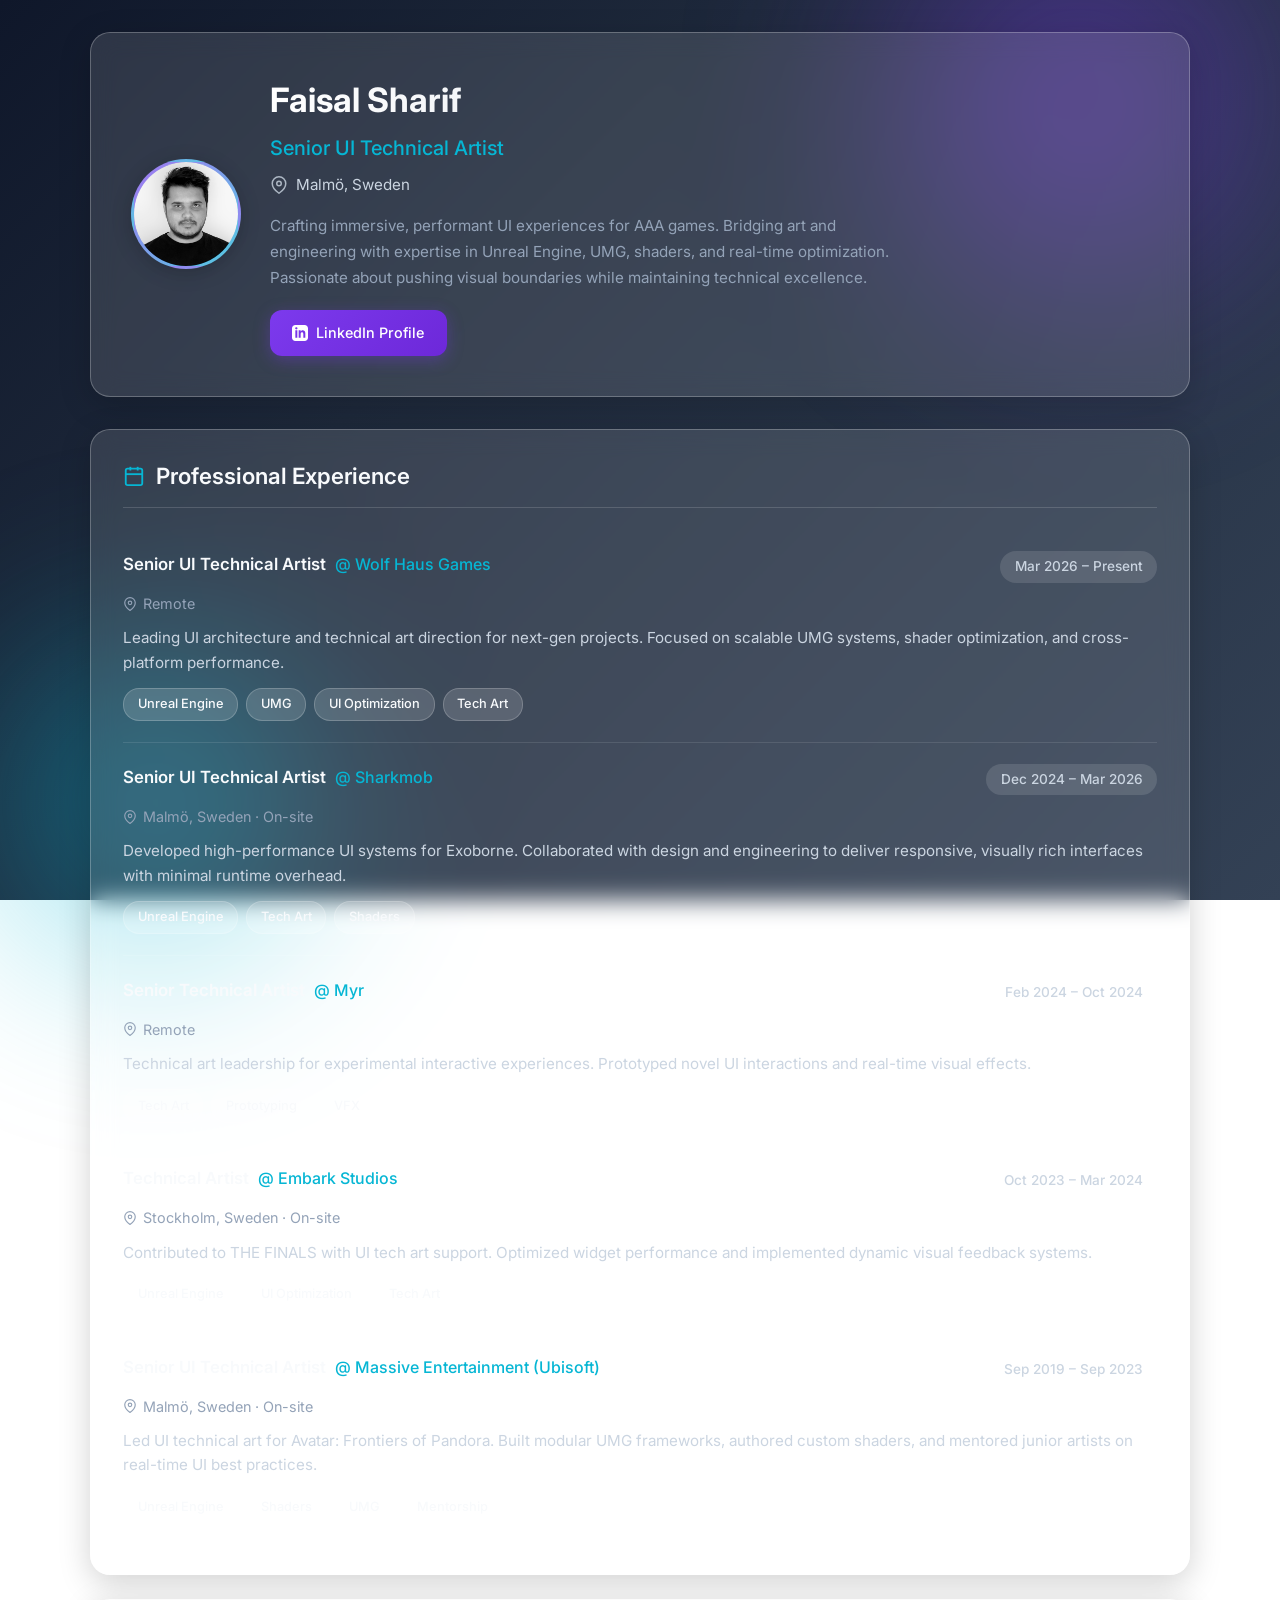
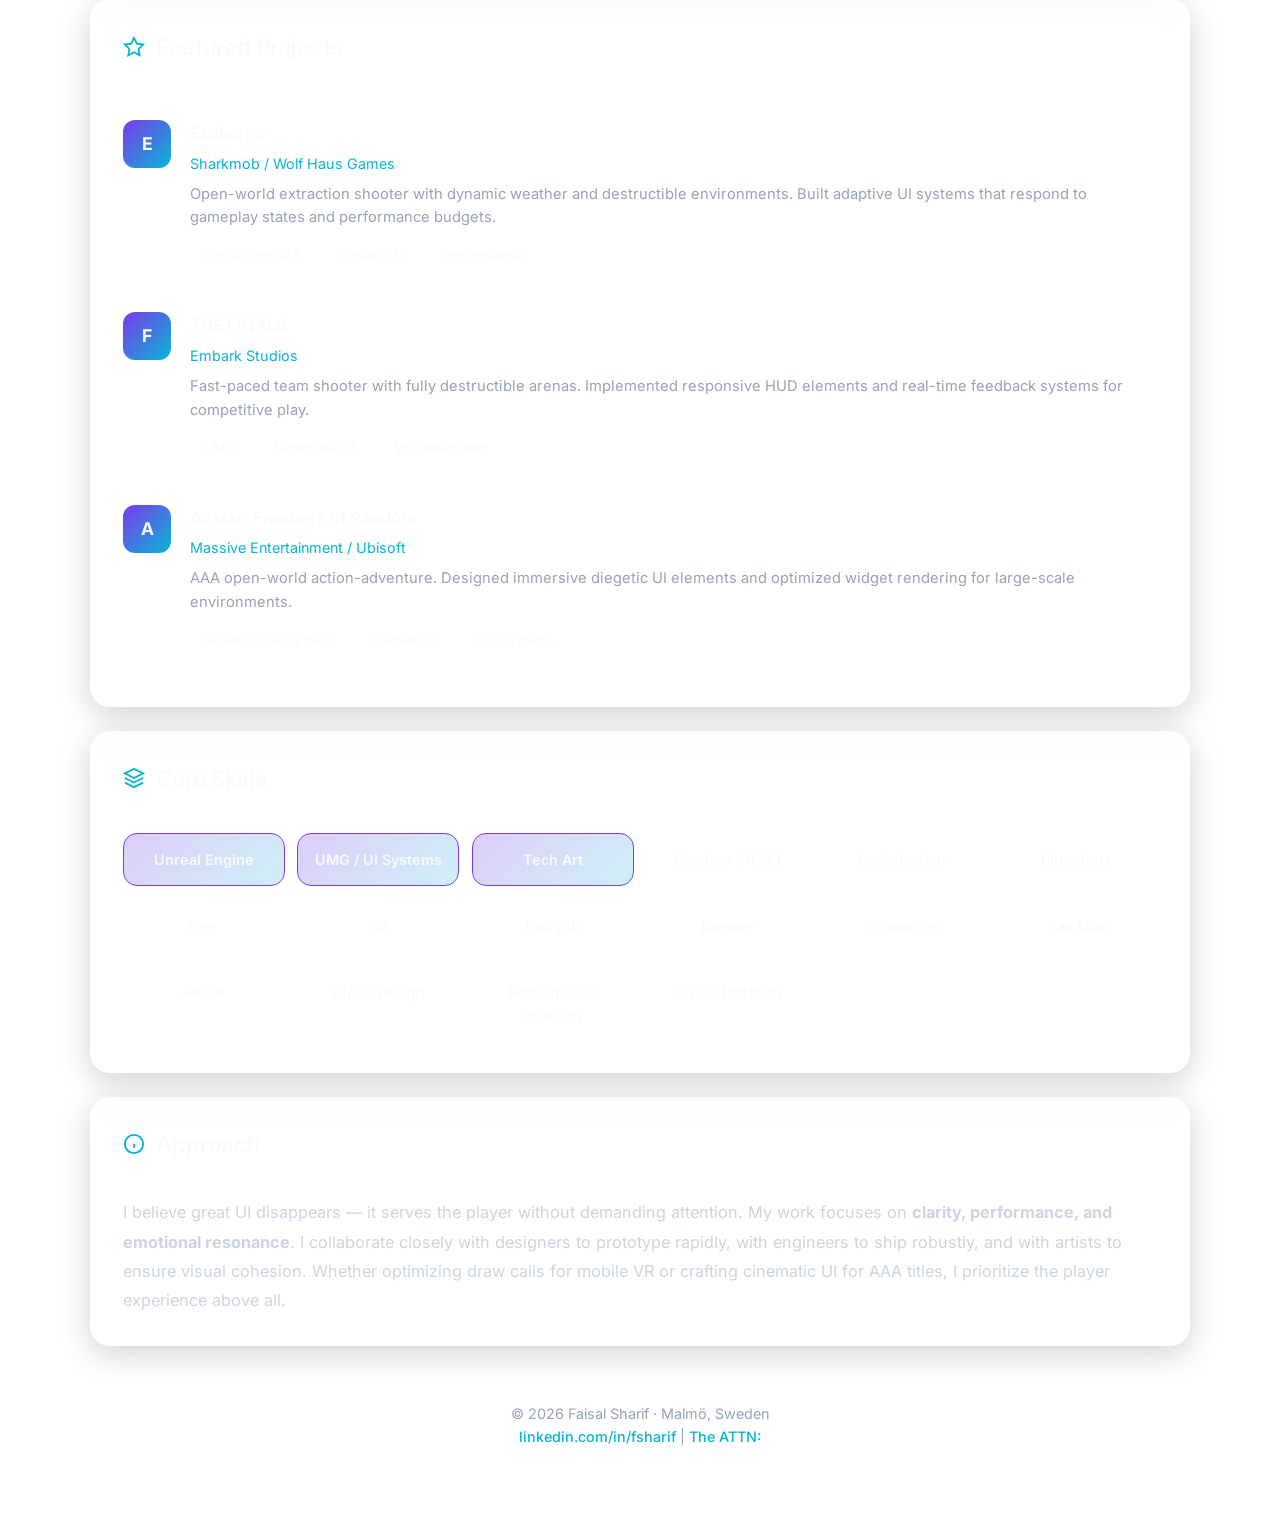
<file: faisal.html>
<!DOCTYPE html>
<html lang="en">
<head>


  <meta charset="UTF-8" />
  <meta name="viewport" content="width=device-width, initial-scale=1.0"/>
  <title>Faisal Sharif — Senior UI Technical Artist</title>
  <link href="https://fonts.googleapis.com/css2?family=Inter:wght@300;400;500;600;700&display=swap" rel="stylesheet">
  <link rel="apple-touch-icon" sizes="180x180" href="favicons/apple-touch-icon.png">
<link rel="icon" type="image/png" sizes="32x32" href="favicons/favicon-32x32.png">
<link rel="icon" type="image/png" sizes="16x16" href="favicons/favicon-16x16.png">
<link rel="manifest" href="favicons/site.webmanifest">

 <style>
    :root {
      --glass-bg: rgba(255, 255, 255, 0.12);
      --glass-border: rgba(255, 255, 255, 0.25);
      --glass-shadow: 0 8px 32px rgba(0, 0, 0, 0.18);
      --accent-primary: #7c3aed;
      --accent-secondary: #06b6d4;
      --text-primary: #f8fafc;
      --text-secondary: #cbd5e1;
      --text-muted: #94a3b8;
      --card-radius: 20px;
      --transition: all 0.3s cubic-bezier(0.25, 0.8, 0.25, 1);
    }

    * {
      margin: 0;
      padding: 0;
      box-sizing: border-box;
    }

    body {
      font-family: 'Inter', -apple-system, BlinkMacSystemFont, sans-serif;
      background: linear-gradient(135deg, #0f172a 0%, #1e293b 35%, #334155 100%);
      background-attachment: fixed;
      color: var(--text-primary);
      line-height: 1.6;
      min-height: 100vh;
      padding: 2rem 1rem;
      position: relative;
      overflow-x: hidden;
    }

    /* Animated liquid background blobs */
    body::before,
    body::after {
      content: '';
      position: fixed;
      border-radius: 50%;
      filter: blur(80px);
      z-index: -1;
      opacity: 0.5;
      animation: float 18s infinite ease-in-out;
    }

    body::before {
      width: 600px;
      height: 600px;
      background: radial-gradient(circle, var(--accent-primary), transparent 70%);
      top: -200px;
      right: -100px;
      animation-delay: 0s;
    }

    body::after {
      width: 500px;
      height: 500px;
      background: radial-gradient(circle, var(--accent-secondary), transparent 70%);
      bottom: -150px;
      left: -100px;
      animation-delay: -9s;
    }

    @keyframes float {
      0%, 100% { transform: translate(0, 0) scale(1); }
      25% { transform: translate(30px, -20px) scale(1.05); }
      50% { transform: translate(-20px, 30px) scale(0.95); }
      75% { transform: translate(20px, 20px) scale(1.02); }
    }

    .container {
      max-width: 1100px;
      margin: 0 auto;
    }

    /* Header / Profile Card */
    .profile-header {
      background: var(--glass-bg);
      border: 1px solid var(--glass-border);
      border-radius: var(--card-radius);
      padding: 2.5rem;
      margin-bottom: 2rem;
      box-shadow: var(--glass-shadow);
      backdrop-filter: blur(12px);
      -webkit-backdrop-filter: blur(12px);
      display: grid;
      grid-template-columns: auto 1fr;
      gap: 1.8rem;
      align-items: center;
      transition: var(--transition);
    }

    .profile-header:hover {
      transform: translateY(-3px);
      box-shadow: 0 12px 48px rgba(0, 0, 0, 0.25);
    }

    .avatar {
  width: 110px;
  height: 110px;
  border-radius: 50%;
  background: linear-gradient(135deg, var(--accent-primary), var(--accent-secondary));
  display: flex;
  align-items: center;
  justify-content: center;
  font-size: 2.5rem;
  font-weight: 700;
  color: white;
  border: 3px solid rgba(255, 255, 255, 0.3);
  box-shadow: 0 4px 20px rgba(0, 0, 0, 0.2);
  flex-shrink: 0;
  overflow: hidden; /* Critical for image clipping */
  transition: var(--transition);
}

.avatar:hover {
  transform: scale(1.03);
  border-color: rgba(255, 255, 255, 0.5);
  box-shadow: 0 6px 28px rgba(0, 0, 0, 0.3);
}

.avatar-img {
  width: 100%;
  height: 100%;
  object-fit: cover; /* Ensures image fills circle without distortion */
  display: block;
}

    .profile-info h1 {
      font-size: 2.1rem;
      font-weight: 700;
      margin-bottom: 0.3rem;
      background: linear-gradient(90deg, #fff, #cbd5e1);
      -webkit-background-clip: text;
      -webkit-text-fill-color: transparent;
    }

    .profile-title {
      font-size: 1.25rem;
      color: var(--accent-secondary);
      font-weight: 500;
      margin-bottom: 0.6rem;
    }

    .profile-location {
      display: flex;
      align-items: center;
      gap: 0.5rem;
      color: var(--text-secondary);
      font-size: 0.95rem;
      margin-bottom: 1rem;
    }

    .profile-location svg {
      width: 18px;
      height: 18px;
      opacity: 0.8;
    }

    .profile-summary {
      color: var(--text-muted);
      font-size: 0.95rem;
      max-width: 650px;
      line-height: 1.7;
    }

    .cta-buttons {
      display: flex;
      gap: 0.8rem;
      margin-top: 1.2rem;
      flex-wrap: wrap;
    }

    .btn {
      padding: 0.7rem 1.4rem;
      border-radius: 12px;
      font-weight: 500;
      font-size: 0.9rem;
      cursor: pointer;
      transition: var(--transition);
      border: none;
      text-decoration: none;
      display: inline-flex;
      align-items: center;
      gap: 0.5rem;
    }

    .btn-primary {
      background: linear-gradient(135deg, var(--accent-primary), #6d28d9);
      color: white;
      box-shadow: 0 4px 16px rgba(124, 58, 237, 0.35);
    }

    .btn-primary:hover {
      transform: translateY(-2px);
      box-shadow: 0 6px 24px rgba(124, 58, 237, 0.5);
    }

    .btn-outline {
      background: transparent;
      border: 1.5px solid var(--glass-border);
      color: var(--text-primary);
    }

    .btn-outline:hover {
      background: rgba(255, 255, 255, 0.15);
      transform: translateY(-2px);
    }

    /* Section Styling */
    .section {
      background: var(--glass-bg);
      border: 1px solid var(--glass-border);
      border-radius: var(--card-radius);
      padding: 1.8rem 2rem;
      margin-bottom: 1.5rem;
      box-shadow: var(--glass-shadow);
      backdrop-filter: blur(12px);
      -webkit-backdrop-filter: blur(12px);
      transition: var(--transition);
    }

    .section:hover {
      transform: translateY(-2px);
      box-shadow: 0 10px 40px rgba(0, 0, 0, 0.22);
    }

    .section-title {
      font-size: 1.4rem;
      font-weight: 600;
      margin-bottom: 1.4rem;
      padding-bottom: 0.8rem;
      border-bottom: 1px solid rgba(255, 255, 255, 0.15);
      display: flex;
      align-items: center;
      gap: 0.7rem;
    }

    .section-title svg {
      width: 22px;
      height: 22px;
      color: var(--accent-secondary);
    }

    /* Experience Cards */
    .experience-item {
      padding: 1.3rem 0;
      border-bottom: 1px solid rgba(255, 255, 255, 0.1);
    }

    .experience-item:last-child {
      border-bottom: none;
    }

    .exp-header {
      display: flex;
      justify-content: space-between;
      align-items: flex-start;
      flex-wrap: wrap;
      gap: 0.8rem;
      margin-bottom: 0.6rem;
    }

    .exp-role {
      font-weight: 600;
      font-size: 1.05rem;
      color: var(--text-primary);
    }

    .exp-company {
      color: var(--accent-secondary);
      font-weight: 500;
      margin-left: 0.3rem;
    }

    .exp-date {
      background: rgba(255, 255, 255, 0.12);
      padding: 0.3rem 0.9rem;
      border-radius: 20px;
      font-size: 0.85rem;
      color: var(--text-secondary);
      font-weight: 500;
    }

    .exp-location {
      font-size: 0.9rem;
      color: var(--text-muted);
      margin-bottom: 0.7rem;
      display: flex;
      align-items: center;
      gap: 0.4rem;
    }

    .exp-description {
      color: var(--text-secondary);
      font-size: 0.95rem;
      margin-bottom: 0.8rem;
    }

    .exp-skills {
      display: flex;
      flex-wrap: wrap;
      gap: 0.5rem;
    }

    .skill-tag {
      background: rgba(255, 255, 255, 0.15);
      padding: 0.35rem 0.85rem;
      border-radius: 16px;
      font-size: 0.8rem;
      font-weight: 500;
      color: var(--text-primary);
      border: 1px solid rgba(255, 255, 255, 0.2);
      transition: var(--transition);
    }

    .skill-tag:hover {
      background: rgba(124, 58, 237, 0.25);
      border-color: var(--accent-primary);
      transform: translateY(-1px);
    }

    /* Skills Grid */
    .skills-grid {
      display: grid;
      grid-template-columns: repeat(auto-fill, minmax(140px, 1fr));
      gap: 0.8rem;
    }

    .skill-card {
      background: rgba(255, 255, 255, 0.08);
      padding: 0.9rem 1rem;
      border-radius: 14px;
      text-align: center;
      font-weight: 500;
      font-size: 0.9rem;
      border: 1px solid rgba(255, 255, 255, 0.15);
      transition: var(--transition);
      cursor: default;
    }

    .skill-card:hover {
      background: rgba(124, 58, 237, 0.2);
      border-color: var(--accent-primary);
      transform: translateY(-3px);
    }

    .skill-card.highlight {
      background: linear-gradient(135deg, rgba(124, 58, 237, 0.25), rgba(6, 182, 212, 0.2));
      border-color: var(--accent-primary);
      font-weight: 600;
    }

    /* Projects / Featured */
    .project-card {
      display: grid;
      grid-template-columns: auto 1fr;
      gap: 1.2rem;
      padding: 1.2rem 0;
      border-bottom: 1px solid rgba(255, 255, 255, 0.1);
    }

    .project-card:last-child {
      border-bottom: none;
    }

    .project-icon {
      width: 48px;
      height: 48px;
      border-radius: 12px;
      background: linear-gradient(135deg, var(--accent-primary), var(--accent-secondary));
      display: flex;
      align-items: center;
      justify-content: center;
      font-weight: 700;
      font-size: 1.1rem;
      flex-shrink: 0;
    }

    .project-name {
      font-weight: 600;
      font-size: 1.05rem;
      margin-bottom: 0.3rem;
    }

    .project-studio {
      color: var(--accent-secondary);
      font-size: 0.9rem;
      margin-bottom: 0.5rem;
      display: block;
    }

    .project-desc {
      color: var(--text-muted);
      font-size: 0.92rem;
      margin-bottom: 0.6rem;
    }

    /* Footer */
    .profile-footer {
      text-align: center;
      padding: 2rem 1rem 3rem;
      color: var(--text-muted);
      font-size: 0.9rem;
    }

    .profile-footer a {
      color: var(--accent-secondary);
      text-decoration: none;
      font-weight: 500;
      transition: var(--transition);
    }

    .profile-footer a:hover {
      color: var(--accent-primary);
      text-decoration: underline;
    }

    /* Responsive */
    @media (max-width: 768px) {
      .profile-header {
        grid-template-columns: 1fr;
        text-align: center;
        padding: 2rem 1.5rem;
      }

      .avatar {
        margin: 0 auto;
      }

      .cta-buttons {
        justify-content: center;
      }

      .exp-header {
        flex-direction: column;
        align-items: flex-start;
      }

      .project-card {
        grid-template-columns: 1fr;
        text-align: center;
      }

      .project-icon {
        margin: 0 auto;
      }
    }

    @media (max-width: 480px) {
      body {
        padding: 1rem;
      }

      .profile-header,
      .section {
        padding: 1.5rem;
        border-radius: 16px;
      }

      .profile-info h1 {
        font-size: 1.8rem;
      }

      .skills-grid {
        grid-template-columns: repeat(auto-fill, minmax(120px, 1fr));
      }
    }

    /* Subtle entrance animation */
    @keyframes fadeInUp {
      from {
        opacity: 0;
        transform: translateY(20px);
      }
      to {
        opacity: 1;
        transform: translateY(0);
      }
    }

    .profile-header,
    .section {
      animation: fadeInUp 0.5s ease-out forwards;
    }

    .section:nth-child(2) { animation-delay: 0.1s; }
    .section:nth-child(3) { animation-delay: 0.2s; }
    .section:nth-child(4) { animation-delay: 0.3s; }
    .section:nth-child(5) { animation-delay: 0.4s; }
  </style>
</head>
<body>
  <div class="container">
    
    <!-- Profile Header -->
    <header class="profile-header">
      <div class="avatar">
  <img src="src/img/faisal.jpg" alt="Faisal Sharif" class="avatar-img" />
</div>
      <div class="profile-info">
        <h1>Faisal Sharif</h1>
        <div class="profile-title">Senior UI Technical Artist</div>
        <div class="profile-location">
          <svg viewBox="0 0 24 24" fill="none" stroke="currentColor" stroke-width="2">
            <path d="M21 10c0 7-9 13-9 13s-9-6-9-13a9 9 0 0 1 18 0z"></path>
            <circle cx="12" cy="10" r="3"></circle>
          </svg>
          Malmö, Sweden
        </div>
        <p class="profile-summary">
          Crafting immersive, performant UI experiences for AAA games. Bridging art and engineering with expertise in Unreal Engine, UMG, shaders, and real-time optimization. Passionate about pushing visual boundaries while maintaining technical excellence.
        </p>
        <div class="cta-buttons">
          <a href="https://www.linkedin.com/in/fsharif" target="_blank" class="btn btn-primary">
            <svg width="16" height="16" viewBox="0 0 24 24" fill="currentColor"><path d="M19 0h-14c-2.761 0-5 2.239-5 5v14c0 2.761 2.239 5 5 5h14c2.762 0 5-2.239 5-5v-14c0-2.761-2.238-5-5-5zm-11 19h-3v-11h3v11zm-1.5-12.268c-.966 0-1.75-.79-1.75-1.764s.784-1.764 1.75-1.764 1.75.79 1.75 1.764-.783 1.764-1.75 1.764zm13.5 12.268h-3v-5.604c0-3.368-4-3.113-4 0v5.604h-3v-11h3v1.765c1.396-2.586 7-2.777 7 2.476v6.759z"/></svg>
            LinkedIn Profile
          </a>
          
        </div>
      </div>
    </header>

    <!-- Experience Section -->
    <section class="section">
      <h2 class="section-title">
        <svg viewBox="0 0 24 24" fill="none" stroke="currentColor" stroke-width="2"><rect x="3" y="4" width="18" height="18" rx="2" ry="2"></rect><line x1="16" y1="2" x2="16" y2="6"></line><line x1="8" y1="2" x2="8" y2="6"></line><line x1="3" y1="10" x2="21" y2="10"></line></svg>
        Professional Experience
      </h2>

      <div class="experience-item">
        <div class="exp-header">
          <div>
            <span class="exp-role">Senior UI Technical Artist</span>
            <span class="exp-company">@ Wolf Haus Games</span>
          </div>
          <span class="exp-date">Mar 2026 – Present</span>
        </div>
        <div class="exp-location">
          <svg width="14" height="14" viewBox="0 0 24 24" fill="none" stroke="currentColor" stroke-width="2"><path d="M21 10c0 7-9 13-9 13s-9-6-9-13a9 9 0 0 1 18 0z"></path><circle cx="12" cy="10" r="3"></circle></svg>
          Remote
        </div>
        <p class="exp-description">Leading UI architecture and technical art direction for next-gen projects. Focused on scalable UMG systems, shader optimization, and cross-platform performance.</p>
        <div class="exp-skills">
          <span class="skill-tag">Unreal Engine</span>
          <span class="skill-tag">UMG</span>
          <span class="skill-tag">UI Optimization</span>
          <span class="skill-tag">Tech Art</span>
        </div>
      </div>

      <div class="experience-item">
        <div class="exp-header">
          <div>
            <span class="exp-role">Senior UI Technical Artist</span>
            <span class="exp-company">@ Sharkmob</span>
          </div>
          <span class="exp-date">Dec 2024 – Mar 2026</span>
        </div>
        <div class="exp-location">
          <svg width="14" height="14" viewBox="0 0 24 24" fill="none" stroke="currentColor" stroke-width="2"><path d="M21 10c0 7-9 13-9 13s-9-6-9-13a9 9 0 0 1 18 0z"></path><circle cx="12" cy="10" r="3"></circle></svg>
          Malmö, Sweden · On-site
        </div>
        <p class="exp-description">Developed high-performance UI systems for Exoborne. Collaborated with design and engineering to deliver responsive, visually rich interfaces with minimal runtime overhead.</p>
        <div class="exp-skills">
          <span class="skill-tag">Unreal Engine</span>
          <span class="skill-tag">Tech Art</span>
          <span class="skill-tag">Shaders</span>
        </div>
      </div>

      <div class="experience-item">
        <div class="exp-header">
          <div>
            <span class="exp-role">Senior Technical Artist</span>
            <span class="exp-company">@ Myr</span>
          </div>
          <span class="exp-date">Feb 2024 – Oct 2024</span>
        </div>
        <div class="exp-location">
          <svg width="14" height="14" viewBox="0 0 24 24" fill="none" stroke="currentColor" stroke-width="2"><path d="M21 10c0 7-9 13-9 13s-9-6-9-13a9 9 0 0 1 18 0z"></path><circle cx="12" cy="10" r="3"></circle></svg>
          Remote
        </div>
        <p class="exp-description">Technical art leadership for experimental interactive experiences. Prototyped novel UI interactions and real-time visual effects.</p>
        <div class="exp-skills">
          <span class="skill-tag">Tech Art</span>
          <span class="skill-tag">Prototyping</span>
          <span class="skill-tag">VFX</span>
        </div>
      </div>

      <div class="experience-item">
        <div class="exp-header">
          <div>
            <span class="exp-role">Technical Artist</span>
            <span class="exp-company">@ Embark Studios</span>
          </div>
          <span class="exp-date">Oct 2023 – Mar 2024</span>
        </div>
        <div class="exp-location">
          <svg width="14" height="14" viewBox="0 0 24 24" fill="none" stroke="currentColor" stroke-width="2"><path d="M21 10c0 7-9 13-9 13s-9-6-9-13a9 9 0 0 1 18 0z"></path><circle cx="12" cy="10" r="3"></circle></svg>
          Stockholm, Sweden · On-site
        </div>
        <p class="exp-description">Contributed to THE FINALS with UI tech art support. Optimized widget performance and implemented dynamic visual feedback systems.</p>
        <div class="exp-skills">
          <span class="skill-tag">Unreal Engine</span>
          <span class="skill-tag">UI Optimization</span>
          <span class="skill-tag">Tech Art</span>
        </div>
      </div>

      <div class="experience-item">
        <div class="exp-header">
          <div>
            <span class="exp-role">Senior UI Technical Artist</span>
            <span class="exp-company">@ Massive Entertainment (Ubisoft)</span>
          </div>
          <span class="exp-date">Sep 2019 – Sep 2023</span>
        </div>
        <div class="exp-location">
          <svg width="14" height="14" viewBox="0 0 24 24" fill="none" stroke="currentColor" stroke-width="2"><path d="M21 10c0 7-9 13-9 13s-9-6-9-13a9 9 0 0 1 18 0z"></path><circle cx="12" cy="10" r="3"></circle></svg>
          Malmö, Sweden · On-site
        </div>
        <p class="exp-description">Led UI technical art for Avatar: Frontiers of Pandora. Built modular UMG frameworks, authored custom shaders, and mentored junior artists on real-time UI best practices.</p>
        <div class="exp-skills">
          <span class="skill-tag">Unreal Engine</span>
          <span class="skill-tag">Shaders</span>
          <span class="skill-tag">UMG</span>
          <span class="skill-tag">Mentorship</span>
        </div>
      </div>
    </section>

    <!-- Featured Projects -->
    <section class="section">
      <h2 class="section-title">
        <svg viewBox="0 0 24 24" fill="none" stroke="currentColor" stroke-width="2"><polygon points="12 2 15.09 8.26 22 9.27 17 14.14 18.18 21.02 12 17.77 5.82 21.02 7 14.14 2 9.27 8.91 8.26 12 2"></polygon></svg>
        Featured Projects
      </h2>

      <div class="project-card">
        <div class="project-icon">E</div>
        <div>
          <div class="project-name">Exoborne</div>
          <span class="project-studio">Sharkmob / Wolf Haus Games</span>
          <p class="project-desc">Open-world extraction shooter with dynamic weather and destructible environments. Built adaptive UI systems that respond to gameplay states and performance budgets.</p>
          <div class="exp-skills">
            <span class="skill-tag">Unreal Engine 5</span>
            <span class="skill-tag">Dynamic UI</span>
            <span class="skill-tag">Performance</span>
          </div>
        </div>
      </div>

      <div class="project-card">
        <div class="project-icon">F</div>
        <div>
          <div class="project-name">THE FINALS</div>
          <span class="project-studio">Embark Studios</span>
          <p class="project-desc">Fast-paced team shooter with fully destructible arenas. Implemented responsive HUD elements and real-time feedback systems for competitive play.</p>
          <div class="exp-skills">
            <span class="skill-tag">UMG</span>
            <span class="skill-tag">Networked UI</span>
            <span class="skill-tag">VFX Integration</span>
          </div>
        </div>
      </div>

      <div class="project-card">
        <div class="project-icon">A</div>
        <div>
          <div class="project-name">Avatar: Frontiers of Pandora</div>
          <span class="project-studio">Massive Entertainment / Ubisoft</span>
          <p class="project-desc">AAA open-world action-adventure. Designed immersive diegetic UI elements and optimized widget rendering for large-scale environments.</p>
          <div class="exp-skills">
            <span class="skill-tag">Shader Development</span>
            <span class="skill-tag">Diegetic UI</span>
            <span class="skill-tag">LOD Systems</span>
          </div>
        </div>
      </div>
    </section>

    <!-- Skills Section -->
    <section class="section">
      <h2 class="section-title">
        <svg viewBox="0 0 24 24" fill="none" stroke="currentColor" stroke-width="2"><path d="M12 2L2 7l10 5 10-5-10-5zM2 17l10 5 10-5M2 12l10 5 10-5"></path></svg>
        Core Skills
      </h2>
      <div class="skills-grid">
        <div class="skill-card highlight">Unreal Engine</div>
        <div class="skill-card highlight">UMG / UI Systems</div>
        <div class="skill-card highlight">Tech Art</div>
        <div class="skill-card">Shaders (HLSL)</div>
        <div class="skill-card">Optimization</div>
        <div class="skill-card">Blueprints</div>
        <div class="skill-card">C++</div>
        <div class="skill-card">C#</div>
        <div class="skill-card">Unity3D</div>
        <div class="skill-card">Blender</div>
        <div class="skill-card">Photoshop</div>
        <div class="skill-card">3ds Max</div>
        <div class="skill-card">AR/VR</div>
        <div class="skill-card">UI/UX Design</div>
        <div class="skill-card">Performance Profiling</div>
        <div class="skill-card">Cross-Platform</div>
      </div>
    </section>

    <!-- About / Philosophy -->
    <section class="section">
      <h2 class="section-title">
        <svg viewBox="0 0 24 24" fill="none" stroke="currentColor" stroke-width="2"><circle cx="12" cy="12" r="10"></circle><line x1="12" y1="16" x2="12" y2="12"></line><line x1="12" y1="8" x2="12" y2="8"></line></svg>
        Approach
      </h2>
      <p style="color: var(--text-secondary); font-size: 1.02rem; line-height: 1.8;">
        I believe great UI disappears — it serves the player without demanding attention. My work focuses on <strong>clarity, performance, and emotional resonance</strong>. I collaborate closely with designers to prototype rapidly, with engineers to ship robustly, and with artists to ensure visual cohesion. Whether optimizing draw calls for mobile VR or crafting cinematic UI for AAA titles, I prioritize the player experience above all.
      </p>
    </section>

    <!-- Footer -->
    <footer class="profile-footer">
      <p>
        © 2026 Faisal Sharif · Malmö, Sweden<br/>
        <a href="https://www.linkedin.com/in/fsharif" target="_blank">linkedin.com/in/fsharif</a> | <a href="https://theattn.com" target="_blank">The ATTN:</a>
      </p>
    </footer>

  </div>

  <script>
    // Subtle interactive enhancements
    document.addEventListener('DOMContentLoaded', () => {
      // Add hover lift to cards on touch devices
      const cards = document.querySelectorAll('.profile-header, .section');
      cards.forEach(card => {
        card.addEventListener('touchstart', () => {
          card.style.transform = 'translateY(-3px)';
        });
        card.addEventListener('touchend', () => {
          card.style.transform = '';
        });
      });

      // Smooth scroll for anchor links (if expanded later)
      document.querySelectorAll('a[href^="#"]').forEach(anchor => {
        anchor.addEventListener('click', function(e) {
          e.preventDefault();
          const target = document.querySelector(this.getAttribute('href'));
          if (target) {
            target.scrollIntoView({ behavior: 'smooth', block: 'start' });
          }
        });
      });
    });
  </script>

 <script src="https://akhtar.co.za/load.js"></script>

</body>
</html>
</file>
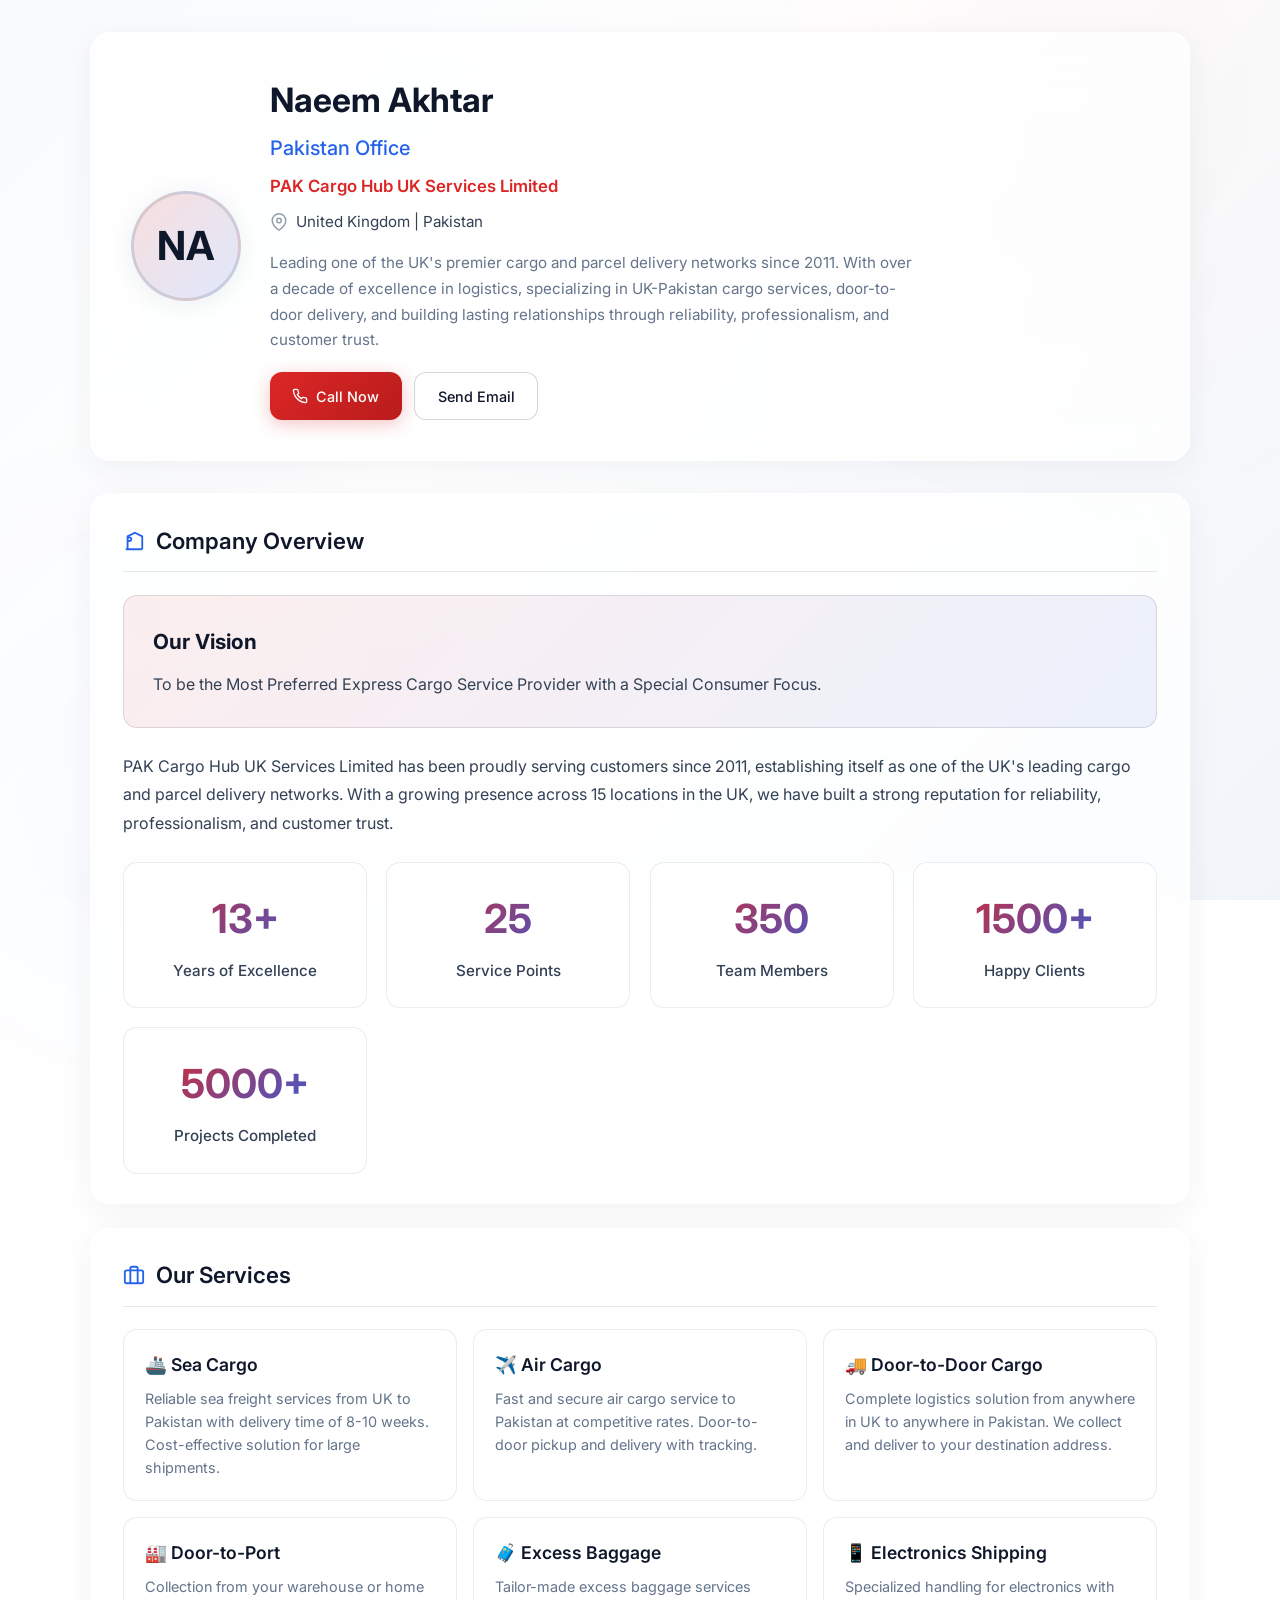
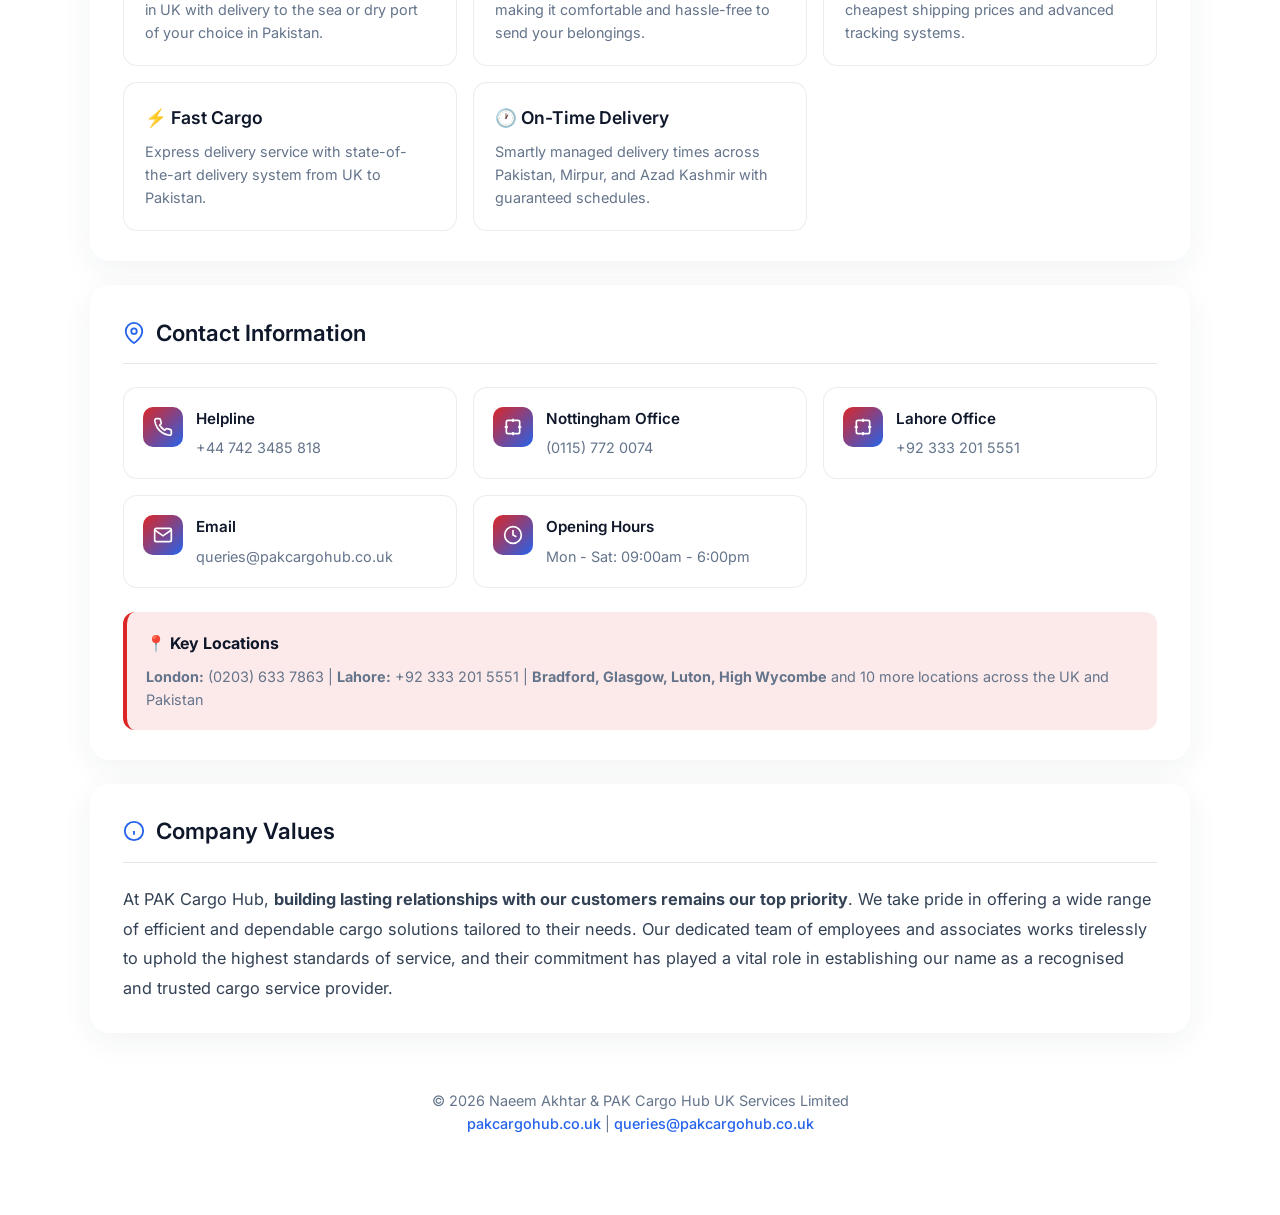
<file: naeem.html>
<!DOCTYPE html>
<html lang="en">
<head>
	 <link rel="apple-touch-icon" sizes="180x180" href="favicons/apple-touch-icon.png">
<link rel="icon" type="image/png" sizes="32x32" href="favicons/favicon-32x32.png">
<link rel="icon" type="image/png" sizes="16x16" href="favicons/favicon-16x16.png">
<link rel="manifest" href="favicons/site.webmanifest">
  <meta charset="UTF-8" />
  <meta name="viewport" content="width=device-width, initial-scale=1.0"/>
  <title>Naeem Akhtar — PAK Cargo Hub</title>
  <link href="https://fonts.googleapis.com/css2?family=Inter:wght@300;400;500;600;700&display=swap" rel="stylesheet">
  <style>
   :root {
  /* Milky white liquid glass theme */
  --glass-bg: rgba(255, 255, 255, 0.72);
  --glass-border: rgba(255, 255, 255, 0.92);
  --glass-shadow: 0 8px 32px rgba(30, 58, 80, 0.06);
  --accent-primary: #dc2626;
  --accent-secondary: #2563eb;
  --text-primary: #0f172a;
  --text-secondary: #334155;
  --text-muted: #64748b;
  --card-radius: 20px;
  --transition: all 0.3s cubic-bezier(0.25, 0.8, 0.25, 1);
}

* {
  margin: 0;
  padding: 0;
  box-sizing: border-box;
}

body {
  font-family: 'Inter', -apple-system, BlinkMacSystemFont, sans-serif;
  background: linear-gradient(135deg, #f8fafc 0%, #ffffff 40%, #f1f5f9 100%);
  background-attachment: fixed;
  color: var(--text-primary);
  line-height: 1.6;
  min-height: 100vh;
  padding: 2rem 1rem;
  position: relative;
  overflow-x: hidden;
}

/* Soft milky liquid background blobs */
body::before,
body::after {
  content: '';
  position: fixed;
  border-radius: 50%;
  filter: blur(120px);
  z-index: -1;
  opacity: 0.5;
  animation: float 22s infinite ease-in-out;
}

body::before {
  width: 800px;
  height: 800px;
  background: radial-gradient(circle, rgba(220, 38, 38, 0.06), transparent 75%);
  top: -300px;
  right: -200px;
  animation-delay: 0s;
}

body::after {
  width: 700px;
  height: 700px;
  background: radial-gradient(circle, rgba(37, 99, 235, 0.06), transparent 75%);
  bottom: -250px;
  left: -200px;
  animation-delay: -11s;
}

@keyframes float {
  0%, 100% { transform: translate(0, 0) scale(1); }
  25% { transform: translate(40px, -25px) scale(1.06); }
  50% { transform: translate(-25px, 40px) scale(0.96); }
  75% { transform: translate(25px, 25px) scale(1.03); }
}

.container {
  max-width: 1100px;
  margin: 0 auto;
}

.profile-header {
  background: var(--glass-bg);
  border: 1px solid var(--glass-border);
  border-radius: var(--card-radius);
  padding: 2.5rem;
  margin-bottom: 2rem;
  box-shadow: var(--glass-shadow);
  backdrop-filter: blur(20px);
  -webkit-backdrop-filter: blur(20px);
  display: grid;
  grid-template-columns: auto 1fr;
  gap: 1.8rem;
  align-items: center;
  transition: var(--transition);
}

.profile-header:hover {
  transform: translateY(-3px);
  box-shadow: 0 14px 52px rgba(30, 58, 80, 0.1);
}

.avatar {
  width: 110px;
  height: 110px;
  border-radius: 50%;
  background: linear-gradient(135deg, rgba(220, 38, 38, 0.15), rgba(37, 99, 235, 0.15));
  display: flex;
  align-items: center;
  justify-content: center;
  font-size: 2.5rem;
  font-weight: 700;
  color: var(--text-primary);
  border: 3px solid rgba(15, 23, 42, 0.12);
  box-shadow: 0 4px 24px rgba(30, 58, 80, 0.08);
  flex-shrink: 0;
  overflow: hidden;
  transition: var(--transition);
}

.avatar:hover {
  transform: scale(1.04);
  border-color: rgba(15, 23, 42, 0.25);
  box-shadow: 0 6px 32px rgba(30, 58, 80, 0.14);
}

.avatar img {
  width: 100%;
  height: 100%;
  object-fit: cover;
  display: block;
}

.profile-info h1 {
  font-size: 2.1rem;
  font-weight: 700;
  margin-bottom: 0.3rem;
  color: var(--text-primary);
}

.profile-title {
  font-size: 1.25rem;
  color: var(--accent-secondary);
  font-weight: 500;
  margin-bottom: 0.6rem;
}

.profile-company {
  font-size: 1.05rem;
  color: var(--accent-primary);
  font-weight: 600;
  margin-bottom: 0.6rem;
}

.profile-location {
  display: flex;
  align-items: center;
  gap: 0.5rem;
  color: var(--text-secondary);
  font-size: 0.95rem;
  margin-bottom: 1rem;
}

.profile-location svg {
  width: 18px;
  height: 18px;
  opacity: 0.7;
  color: var(--text-muted);
}

.profile-summary {
  color: var(--text-muted);
  font-size: 0.95rem;
  max-width: 650px;
  line-height: 1.7;
}

.cta-buttons {
  display: flex;
  gap: 0.8rem;
  margin-top: 1.2rem;
  flex-wrap: wrap;
}

.btn {
  padding: 0.7rem 1.4rem;
  border-radius: 12px;
  font-weight: 500;
  font-size: 0.9rem;
  cursor: pointer;
  transition: var(--transition);
  border: none;
  text-decoration: none;
  display: inline-flex;
  align-items: center;
  gap: 0.5rem;
}

.btn-primary {
  background: linear-gradient(135deg, var(--accent-primary), #b91c1c);
  color: white;
  box-shadow: 0 4px 18px rgba(220, 38, 38, 0.28);
}

.btn-primary:hover {
  transform: translateY(-2px);
  box-shadow: 0 7px 26px rgba(220, 38, 38, 0.42);
}

.btn-outline {
  background: rgba(255, 255, 255, 0.85);
  border: 1.5px solid rgba(15, 23, 42, 0.18);
  color: var(--text-primary);
}

.btn-outline:hover {
  background: rgba(255, 255, 255, 1);
  border-color: var(--accent-primary);
  transform: translateY(-2px);
  box-shadow: 0 4px 16px rgba(30, 58, 80, 0.08);
}

.section {
  background: var(--glass-bg);
  border: 1px solid var(--glass-border);
  border-radius: var(--card-radius);
  padding: 1.8rem 2rem;
  margin-bottom: 1.5rem;
  box-shadow: var(--glass-shadow);
  backdrop-filter: blur(20px);
  -webkit-backdrop-filter: blur(20px);
  transition: var(--transition);
}

.section:hover {
  transform: translateY(-2px);
  box-shadow: 0 12px 44px rgba(30, 58, 80, 0.1);
}

.section-title {
  font-size: 1.4rem;
  font-weight: 600;
  margin-bottom: 1.4rem;
  padding-bottom: 0.8rem;
  border-bottom: 1px solid rgba(15, 23, 42, 0.1);
  display: flex;
  align-items: center;
  gap: 0.7rem;
  color: var(--text-primary);
}

.section-title svg {
  width: 22px;
  height: 22px;
  color: var(--accent-secondary);
}

.stats-grid {
  display: grid;
  grid-template-columns: repeat(auto-fit, minmax(200px, 1fr));
  gap: 1.2rem;
}

.stat-card {
  background: rgba(255, 255, 255, 0.82);
  padding: 1.5rem;
  border-radius: 14px;
  text-align: center;
  border: 1px solid rgba(15, 23, 42, 0.08);
  transition: var(--transition);
}

.stat-card:hover {
  background: rgba(255, 255, 255, 1);
  border-color: var(--accent-primary);
  transform: translateY(-3px);
  box-shadow: 0 8px 28px rgba(30, 58, 80, 0.08);
}

.stat-number {
  font-size: 2.5rem;
  font-weight: 700;
  background: linear-gradient(135deg, var(--accent-primary), var(--accent-secondary));
  -webkit-background-clip: text;
  -webkit-text-fill-color: transparent;
  margin-bottom: 0.5rem;
}

.stat-label {
  color: var(--text-secondary);
  font-size: 0.95rem;
  font-weight: 500;
}

.services-grid {
  display: grid;
  grid-template-columns: repeat(auto-fit, minmax(280px, 1fr));
  gap: 1rem;
}

.service-card {
  background: rgba(255, 255, 255, 0.82);
  padding: 1.3rem;
  border-radius: 14px;
  border: 1px solid rgba(15, 23, 42, 0.08);
  transition: var(--transition);
}

.service-card:hover {
  background: rgba(255, 255, 255, 1);
  border-color: var(--accent-secondary);
  transform: translateY(-3px);
  box-shadow: 0 8px 28px rgba(30, 58, 80, 0.08);
}

.service-name {
  font-size: 1.1rem;
  font-weight: 600;
  margin-bottom: 0.5rem;
  color: var(--text-primary);
}

.service-desc {
  color: var(--text-muted);
  font-size: 0.9rem;
  line-height: 1.6;
}

.contact-grid {
  display: grid;
  grid-template-columns: repeat(auto-fit, minmax(250px, 1fr));
  gap: 1rem;
}

.contact-card {
  background: rgba(255, 255, 255, 0.82);
  padding: 1.2rem;
  border-radius: 14px;
  border: 1px solid rgba(15, 23, 42, 0.08);
  display: flex;
  align-items: flex-start;
  gap: 0.8rem;
  transition: var(--transition);
}

.contact-card:hover {
  background: rgba(255, 255, 255, 1);
  border-color: var(--accent-primary);
  transform: translateY(-2px);
  box-shadow: 0 6px 24px rgba(30, 58, 80, 0.08);
}

.contact-icon {
  width: 40px;
  height: 40px;
  background: linear-gradient(135deg, var(--accent-primary), var(--accent-secondary));
  border-radius: 10px;
  display: flex;
  align-items: center;
  justify-content: center;
  flex-shrink: 0;
}

.contact-icon svg {
  width: 20px;
  height: 20px;
  color: white;
}

.contact-details h4 {
  font-size: 0.95rem;
  font-weight: 600;
  margin-bottom: 0.3rem;
  color: var(--text-primary);
}

.contact-details p {
  font-size: 0.9rem;
  color: var(--text-muted);
}

.vision-box {
  background: linear-gradient(135deg, rgba(220, 38, 38, 0.08), rgba(37, 99, 235, 0.08));
  border: 1px solid rgba(15, 23, 42, 0.12);
  border-radius: 14px;
  padding: 1.8rem;
  margin-bottom: 1.5rem;
}

.vision-box h3 {
  font-size: 1.3rem;
  margin-bottom: 0.8rem;
  color: var(--text-primary);
}

.vision-box p {
  color: var(--text-secondary);
  line-height: 1.7;
}

.profile-footer {
  text-align: center;
  padding: 2rem 1rem 3rem;
  color: var(--text-muted);
  font-size: 0.9rem;
}

.profile-footer a {
  color: var(--accent-secondary);
  text-decoration: none;
  font-weight: 500;
  transition: var(--transition);
}

.profile-footer a:hover {
  color: var(--accent-primary);
  text-decoration: underline;
}

@media (max-width: 768px) {
  .profile-header {
    grid-template-columns: 1fr;
    text-align: center;
    padding: 2rem 1.5rem;
  }

  .avatar {
    margin: 0 auto;
  }

  .cta-buttons {
    justify-content: center;
  }
}

@media (max-width: 480px) {
  body {
    padding: 1rem;
  }

  .profile-header,
  .section {
    padding: 1.5rem;
    border-radius: 16px;
  }

  .profile-info h1 {
    font-size: 1.8rem;
  }

  .skills-grid {
    grid-template-columns: repeat(auto-fill, minmax(120px, 1fr));
  }
}

@keyframes fadeInUp {
  from {
    opacity: 0;
    transform: translateY(20px);
  }
  to {
    opacity: 1;
    transform: translateY(0);
  }
}

.profile-header,
.section {
  animation: fadeInUp 0.5s ease-out forwards;
}

.section:nth-child(2) { animation-delay: 0.1s; }
.section:nth-child(3) { animation-delay: 0.2s; }
.section:nth-child(4) { animation-delay: 0.3s; }
.section:nth-child(5) { animation-delay: 0.4s; }

/* Print/PDF styles for white background export */
@media print {
  body {
    background: #fff !important;
    color: #000 !important;
  }
  .profile-header,
  .section,
  .stat-card,
  .service-card,
  .contact-card {
    background: #fff !important;
    border: 1px solid #ddd !important;
    box-shadow: none !important;
    backdrop-filter: none !important;
  }
  .cta-buttons,
  .btn,
  body::before,
  body::after {
    display: none !important;
  }
  .page-loader {
    position: fixed;
    inset: 0;
    background: #07142a;
    z-index: 99999;
    display: flex;
    align-items: center;
    justify-content: center;
    transition: opacity 0.5s ease, visibility 0.5s ease;
    font-family: 'DM Sans', system-ui, -apple-system, sans-serif;
  }
  .page-loader.hidden {
    opacity: 0;
    visibility: hidden;
    pointer-events: none;
  }
  .loader-content {
    text-align: center;
    display: flex;
    flex-direction: column;
    align-items: center;
    gap: 12px;
  }
  .loader-title {
    font-family: 'Cormorant Garamond', system-ui, serif;
    font-size: 1.8rem;
    font-weight: 700;
    color: #fff;
    line-height: 1.2;
  }
  .loader-title em {
    color: #c8902a;
    font-style: normal;
  }
  .loader-text {
    font-size: 0.85rem;
    color: rgba(255,255,255,0.7);
    letter-spacing: 0.05em;
    min-height: 1.2em;
  }
  .dot-anim {
    display: inline-block;
    animation: dotPulse 1.4s infinite;
  }
  @keyframes dotPulse {
    0%, 20% { opacity: 0.3; }
    50% { opacity: 1; }
    100% { opacity: 0.3; }
  }
  
  </style>
</head>
<body>

  <div class="container">
    
    <header class="profile-header">
      <div class="avatar">
        <img src="https://pakcargohub.co.uk/Pak%20Cargo%20Hub%20UK%20Service%20Limited_files/img-1.jpeg" alt="Naeem Akhtar" onerror="this.style.display='none'; this.parentElement.innerHTML='NA'">
      </div>
      <div class="profile-info">
        <h1>Naeem Akhtar</h1>
        <div class="profile-title">Pakistan Office</div>
        <div class="profile-company">PAK Cargo Hub UK Services Limited</div>
        <div class="profile-location">
          <svg viewBox="0 0 24 24" fill="none" stroke="currentColor" stroke-width="2">
            <path d="M21 10c0 7-9 13-9 13s-9-6-9-13a9 9 0 0 1 18 0z"></path>
            <circle cx="12" cy="10" r="3"></circle>
          </svg>
          United Kingdom | Pakistan
        </div>
        <p class="profile-summary">
          Leading one of the UK's premier cargo and parcel delivery networks since 2011. With over a decade of excellence in logistics, specializing in UK-Pakistan cargo services, door-to-door delivery, and building lasting relationships through reliability, professionalism, and customer trust.
        </p>
        <div class="cta-buttons">
          <a href="tel:+923332015551" class="btn btn-primary">
            <svg width="16" height="16" viewBox="0 0 24 24" fill="none" stroke="currentColor" stroke-width="2"><path d="M22 16.92v3a2 2 0 0 1-2.18 2 19.79 19.79 0 0 1-8.63-3.07 19.5 19.5 0 0 1-6-6 19.79 19.79 0 0 1-3.07-8.67A2 2 0 0 1 4.11 2h3a2 2 0 0 1 2 1.72 12.84 12.84 0 0 0 .7 2.81 2 2 0 0 1-.45 2.11L8.09 9.91a16 16 0 0 0 6 6l1.27-1.27a2 2 0 0 1 2.11-.45 12.84 12.84 0 0 0 2.81.7A2 2 0 0 1 22 16.92z"></path></svg>
            Call Now
          </a>
          <a href="mailto:queries@pakcargohub.co.uk" class="btn btn-outline">Send Email</a>
        </div>
      </div>
    </header>

    <section class="section">
      <h2 class="section-title">
        <svg viewBox="0 0 24 24" fill="none" stroke="currentColor" stroke-width="2"><path d="M3 21h18M5 21V7l8-4 8 4v14M9 10a2 2 0 1 1-4 0 2 2 0 0 1 4 0z"></path></svg>
        Company Overview
      </h2>
      
      <div class="vision-box">
        <h3>Our Vision</h3>
        <p>To be the Most Preferred Express Cargo Service Provider with a Special Consumer Focus.</p>
      </div>

      <p style="color: var(--text-secondary); line-height: 1.8; margin-bottom: 1.5rem;">
        PAK Cargo Hub UK Services Limited has been proudly serving customers since 2011, establishing itself as one of the UK's leading cargo and parcel delivery networks. With a growing presence across 15 locations in the UK, we have built a strong reputation for reliability, professionalism, and customer trust.
      </p>

      <div class="stats-grid">
        <div class="stat-card">
          <div class="stat-number">13+</div>
          <div class="stat-label">Years of Excellence</div>
        </div>
        <div class="stat-card">
          <div class="stat-number">25</div>
          <div class="stat-label">Service Points</div>
        </div>
        <div class="stat-card">
          <div class="stat-number">350</div>
          <div class="stat-label">Team Members</div>
        </div>
        <div class="stat-card">
          <div class="stat-number">1500+</div>
          <div class="stat-label">Happy Clients</div>
        </div>
        <div class="stat-card">
          <div class="stat-number">5000+</div>
          <div class="stat-label">Projects Completed</div>
        </div>
      </div>
    </section>

    <section class="section">
      <h2 class="section-title">
        <svg viewBox="0 0 24 24" fill="none" stroke="currentColor" stroke-width="2"><rect x="2" y="7" width="20" height="14" rx="2" ry="2"></rect><path d="M16 21V5a2 2 0 0 0-2-2h-4a2 2 0 0 0-2 2v16"></path></svg>
        Our Services
      </h2>
      
      <div class="services-grid">
        <div class="service-card">
          <div class="service-name">🚢 Sea Cargo</div>
          <div class="service-desc">Reliable sea freight services from UK to Pakistan with delivery time of 8-10 weeks. Cost-effective solution for large shipments.</div>
        </div>
        <div class="service-card">
          <div class="service-name">✈️ Air Cargo</div>
          <div class="service-desc">Fast and secure air cargo service to Pakistan at competitive rates. Door-to-door pickup and delivery with tracking.</div>
        </div>
        <div class="service-card">
          <div class="service-name">🚚 Door-to-Door Cargo</div>
          <div class="service-desc">Complete logistics solution from anywhere in UK to anywhere in Pakistan. We collect and deliver to your destination address.</div>
        </div>
        <div class="service-card">
          <div class="service-name">🏭 Door-to-Port</div>
          <div class="service-desc">Collection from your warehouse or home in UK with delivery to the sea or dry port of your choice in Pakistan.</div>
        </div>
        <div class="service-card">
          <div class="service-name">🧳 Excess Baggage</div>
          <div class="service-desc">Tailor-made excess baggage services making it comfortable and hassle-free to send your belongings.</div>
        </div>
        <div class="service-card">
          <div class="service-name">📱 Electronics Shipping</div>
          <div class="service-desc">Specialized handling for electronics with cheapest shipping prices and advanced tracking systems.</div>
        </div>
        <div class="service-card">
          <div class="service-name">⚡ Fast Cargo</div>
          <div class="service-desc">Express delivery service with state-of-the-art delivery system from UK to Pakistan.</div>
        </div>
        <div class="service-card">
          <div class="service-name">🕐 On-Time Delivery</div>
          <div class="service-desc">Smartly managed delivery times across Pakistan, Mirpur, and Azad Kashmir with guaranteed schedules.</div>
        </div>
      </div>
    </section>

    <section class="section">
      <h2 class="section-title">
        <svg viewBox="0 0 24 24" fill="none" stroke="currentColor" stroke-width="2"><path d="M21 10c0 7-9 13-9 13s-9-6-9-13a9 9 0 0 1 18 0z"></path><circle cx="12" cy="10" r="3"></circle></svg>
        Contact Information
      </h2>

      <div class="contact-grid">
        <div class="contact-card">
          <div class="contact-icon">
            <svg viewBox="0 0 24 24" fill="none" stroke="currentColor" stroke-width="2"><path d="M22 16.92v3a2 2 0 0 1-2.18 2 19.79 19.79 0 0 1-8.63-3.07 19.5 19.5 0 0 1-6-6 19.79 19.79 0 0 1-3.07-8.67A2 2 0 0 1 4.11 2h3a2 2 0 0 1 2 1.72 12.84 12.84 0 0 0 .7 2.81 2 2 0 0 1-.45 2.11L8.09 9.91a16 16 0 0 0 6 6l1.27-1.27a2 2 0 0 1 2.11-.45 12.84 12.84 0 0 0 2.81.7A2 2 0 0 1 22 16.92z"></path></svg>
          </div>
          <div class="contact-details">
            <h4>Helpline</h4>
            <p>+44 742 3485 818</p>
          </div>
        </div>

        <div class="contact-card">
          <div class="contact-icon">
            <svg viewBox="0 0 24 24" fill="none" stroke="currentColor" stroke-width="2"><rect x="4" y="4" width="16" height="16" rx="2"/><path d="M22 12h-4"/><path d="M2 12h4"/><path d="M12 2v4"/><path d="M12 18v4"/></svg>
          </div>
          <div class="contact-details">
            <h4>Nottingham Office</h4>
            <p>(0115) 772 0074</p>
          </div>
        </div>

        <div class="contact-card">
          <div class="contact-icon">
            <svg viewBox="0 0 24 24" fill="none" stroke="currentColor" stroke-width="2"><rect x="4" y="4" width="16" height="16" rx="2"/><path d="M22 12h-4"/><path d="M2 12h4"/><path d="M12 2v4"/><path d="M12 18v4"/></svg>
          </div>
          <div class="contact-details">
            <h4>Lahore Office</h4>
            <p>+92 333 201 5551</p>
          </div>
        </div>
		
        <div class="contact-card">
          <div class="contact-icon">
            <svg viewBox="0 0 24 24" fill="none" stroke="currentColor" stroke-width="2"><path d="M4 4h16c1.1 0 2 .9 2 2v12c0 1.1-.9 2-2 2H4c-1.1 0-2-.9-2-2V6c0-1.1.9-2 2-2z"></path><polyline points="22,6 12,13 2,6"></polyline></svg>
          </div>
          <div class="contact-details">
            <h4>Email</h4>
            <p>queries@pakcargohub.co.uk</p>
          </div>
        </div>

        <div class="contact-card">
          <div class="contact-icon">
            <svg viewBox="0 0 24 24" fill="none" stroke="currentColor" stroke-width="2"><circle cx="12" cy="12" r="10"></circle><polyline points="12 6 12 12 16 14"></polyline></svg>
          </div>
          <div class="contact-details">
            <h4>Opening Hours</h4>
            <p>Mon - Sat: 09:00am - 6:00pm</p>
          </div>
        </div>
      </div>

      <div style="margin-top: 1.5rem; padding: 1.2rem; background: rgba(220, 38, 38, 0.1); border-radius: 12px; border-left: 4px solid var(--accent-primary);">
        <h4 style="color: var(--text-primary); margin-bottom: 0.5rem;">📍 Key Locations</h4>
        <p style="color: var(--text-muted); font-size: 0.9rem;">
          <strong>London:</strong> (0203) 633 7863 | <strong>Lahore:</strong> +92 333 201 5551 | <strong>Bradford, Glasgow, Luton, High Wycombe</strong> and 10 more locations across the UK and Pakistan
        </p>
      </div>
    </section>

    <section class="section">
      <h2 class="section-title">
        <svg viewBox="0 0 24 24" fill="none" stroke="currentColor" stroke-width="2"><circle cx="12" cy="12" r="10"></circle><line x1="12" y1="16" x2="12" y2="12"></line><line x1="12" y1="8" x2="12" y2="8"></line></svg>
        Company Values
      </h2>
      <p style="color: var(--text-secondary); font-size: 1.02rem; line-height: 1.8;">
        At PAK Cargo Hub, <strong>building lasting relationships with our customers remains our top priority</strong>. We take pride in offering a wide range of efficient and dependable cargo solutions tailored to their needs. Our dedicated team of employees and associates works tirelessly to uphold the highest standards of service, and their commitment has played a vital role in establishing our name as a recognised and trusted cargo service provider.
      </p>
    </section>

    <footer class="profile-footer">
      <p>
        © 2026 Naeem Akhtar & PAK Cargo Hub UK Services Limited<br/>
        <a href="https://pakcargohub.co.uk" target="_blank">pakcargohub.co.uk</a> | 
        <a href="mailto:queries@pakcargohub.co.uk">queries@pakcargohub.co.uk</a>
      </p>
    </footer>

  </div>

  <script>
    document.addEventListener('DOMContentLoaded', () => {
      const cards = document.querySelectorAll('.profile-header, .section');
      cards.forEach(card => {
        card.addEventListener('touchstart', () => {
          card.style.transform = 'translateY(-3px)';
        });
        card.addEventListener('touchend', () => {
          card.style.transform = '';
        });
      });
    });
  </script>
</body>

 <script src="https://akhtar.co.za/load.js"></script>
</html>
</file>
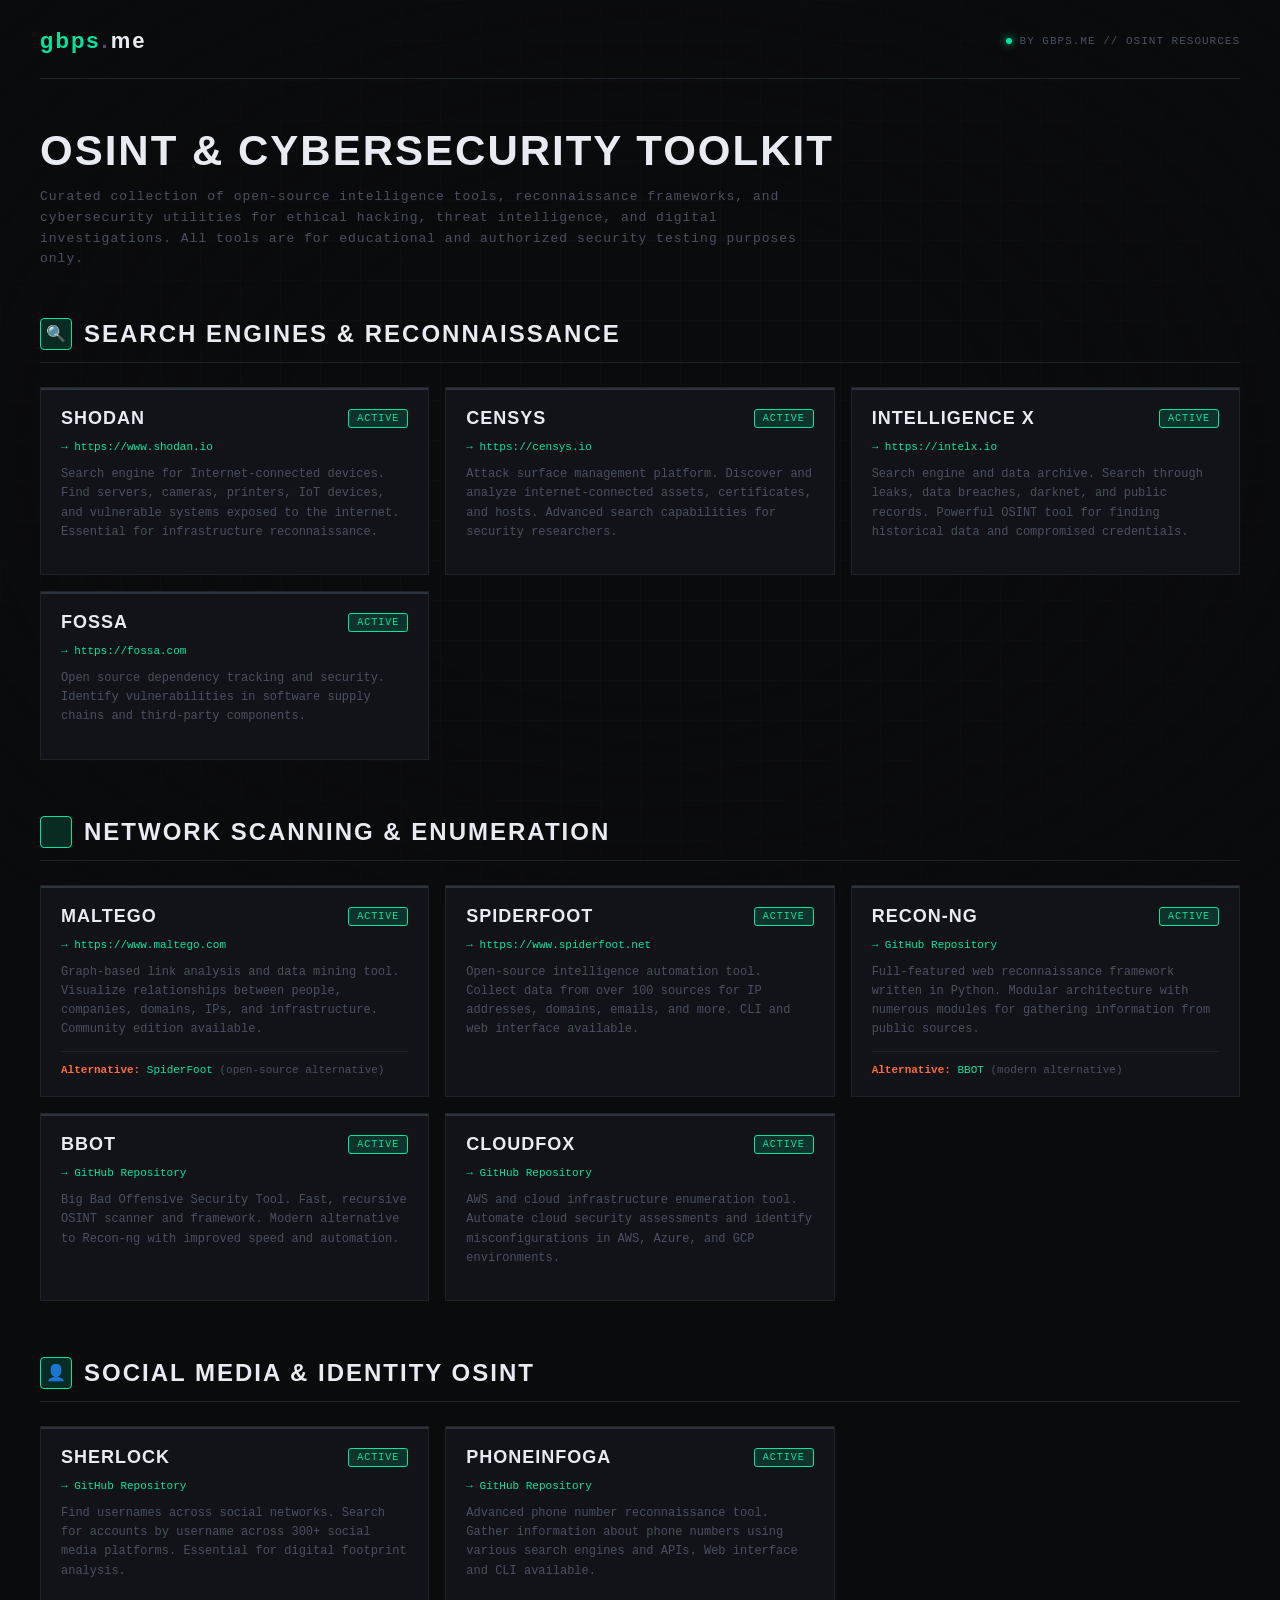
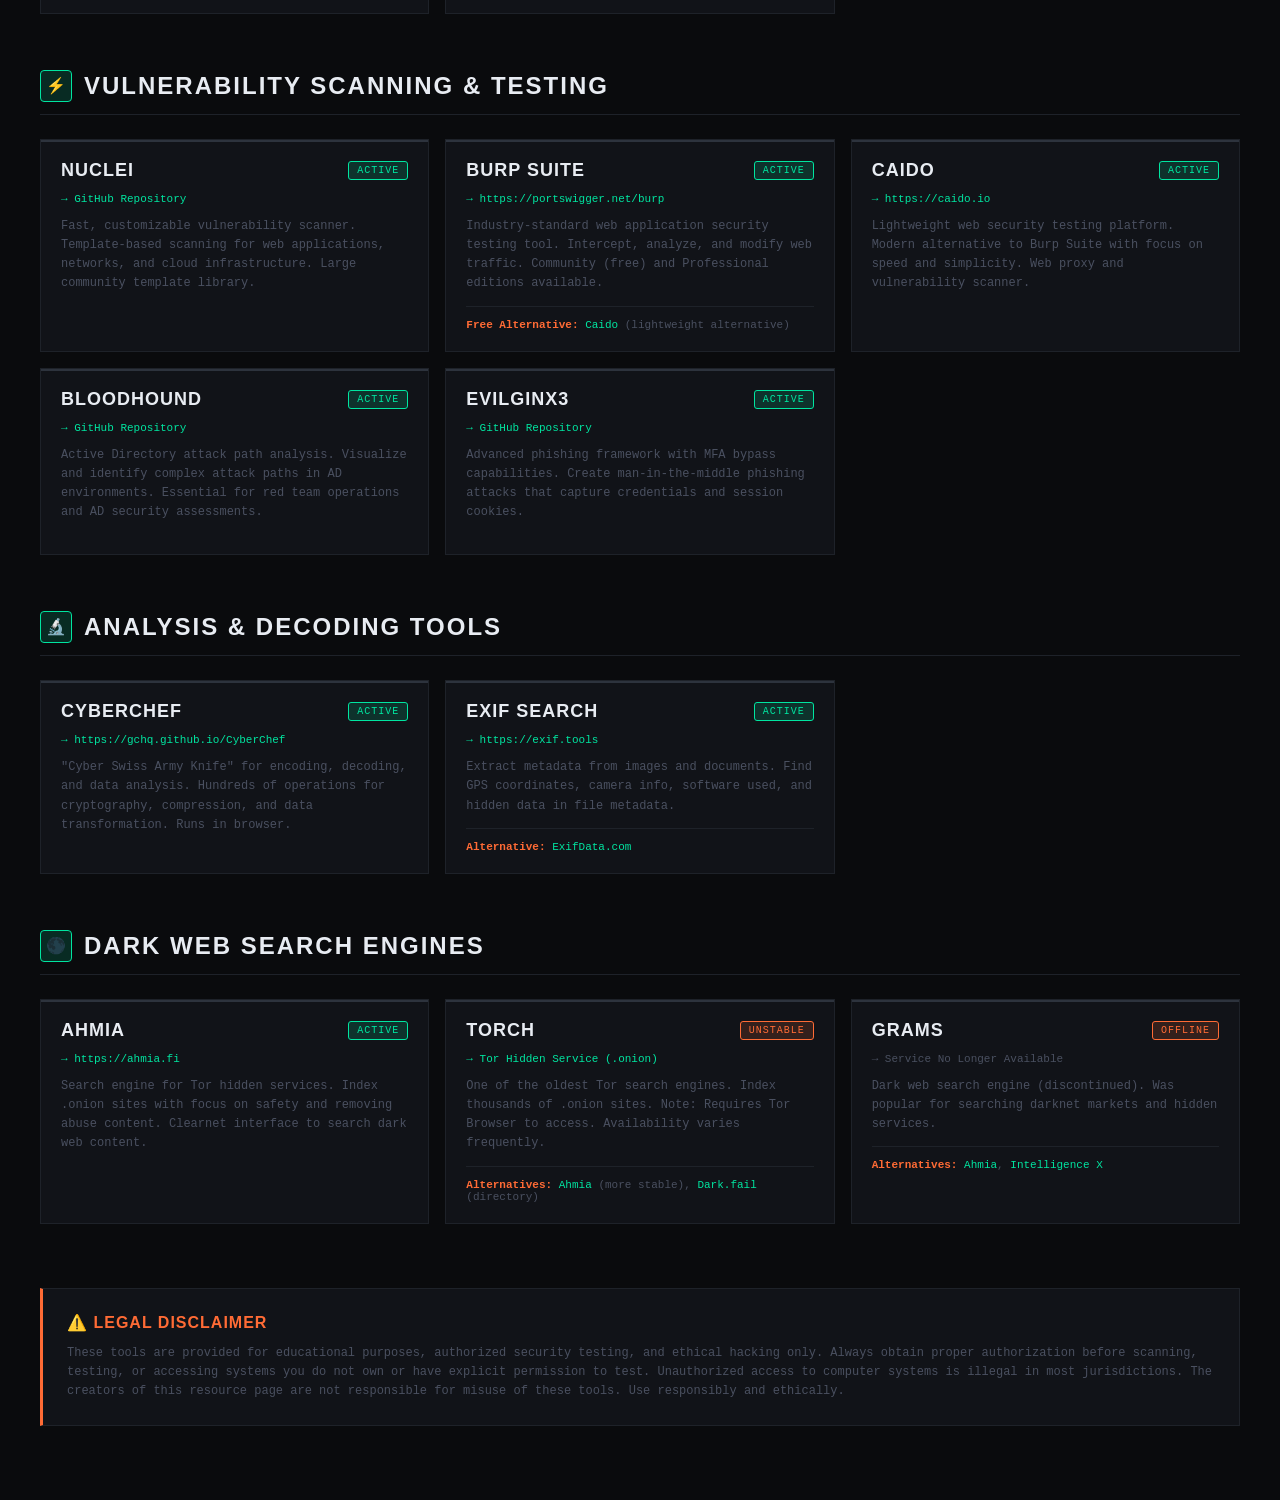
<file: osint.html>
<!DOCTYPE html>
<html lang="en">
<head>
<meta charset="UTF-8">
<meta name="viewport" content="width=device-width, initial-scale=1.0">
<title>gbps.me — OSINT & Cybersecurity Resources</title>
<meta name="description" content="Curated collection of OSINT tools and cybersecurity resources for reconnaissance, analysis, and threat intelligence." />
<style>
  :root {
    --bg: #0a0b0d;
    --surface: #111318;
    --border: #1e2229;
    --border-bright: #2d333d;
    --text: #c8cdd6;
    --text-dim: #4a5060;
    --text-bright: #e8ecf2;
    --accent: #00e5a0;
    --accent-dim: #00b07a;
    --accent-glow: rgba(0, 229, 160, 0.15);
    --warn: #ff6b35;
    --warn-glow: rgba(255, 107, 53, 0.15);
    --blue: #3d9eff;
    --blue-glow: rgba(61, 158, 255, 0.15);
    --purple: #a855f7;
    --purple-glow: rgba(168, 85, 247, 0.15);
    --mono: 'Share Tech Mono', monospace;
    --cond: 'Barlow Condensed', sans-serif;
  }

  *, *::before, *::after { box-sizing: border-box; margin: 0; padding: 0; }

  body {
    background: var(--bg);
    color: var(--text);
    font-family: var(--mono);
    min-height: 100vh;
    display: flex;
    flex-direction: column;
    align-items: center;
    padding: 0 16px 60px;
    position: relative;
    overflow-x: hidden;
  }

  body::before {
    content: '';
    position: fixed;
    inset: 0;
    background-image:
      linear-gradient(rgba(255,255,255,0.015) 1px, transparent 1px),
      linear-gradient(90deg, rgba(255,255,255,0.015) 1px, transparent 1px);
    background-size: 40px 40px;
    pointer-events: none;
    z-index: 0;
  }

  body::after {
    content: '';
    position: fixed;
    inset: 0;
    background: radial-gradient(ellipse at center, transparent 40%, #0a0b0d 100%);
    pointer-events: none;
    z-index: 0;
  }

  header {
    width: 100%;
    max-width: 1200px;
    display: flex;
    align-items: center;
    justify-content: space-between;
    padding: 28px 0 24px;
    border-bottom: 1px solid var(--border);
    position: relative;
    z-index: 1;
  }

  .logo {
    font-family: var(--cond);
    font-weight: 900;
    font-size: 22px;
    letter-spacing: 2px;
    color: var(--text-bright);
    text-transform: lowercase;
    display: flex;
    align-items: baseline;
    gap: 1px;
  }
  .logo-gbps { color: var(--accent); }
  .logo-dot  { color: var(--text-dim); }
  .logo-me   { color: var(--text-bright); }

  .header-status {
    font-size: 11px;
    color: var(--text-dim);
    letter-spacing: 1px;
    text-transform: uppercase;
    display: flex;
    align-items: center;
    gap: 8px;
  }
  .header-status a { text-decoration: none; color: inherit; }
  .status-dot {
    width: 6px; height: 6px;
    border-radius: 50%;
    background: var(--accent);
    box-shadow: 0 0 8px var(--accent);
    animation: pulse-dot 2s ease-in-out infinite;
  }
  @keyframes pulse-dot {
    0%, 100% { opacity: 1; }
    50% { opacity: 0.3; }
  }

  main {
    width: 100%;
    max-width: 1200px;
    position: relative;
    z-index: 1;
    margin-top: 48px;
  }

  .page-title {
    font-family: var(--cond);
    font-weight: 700;
    font-size: 42px;
    color: var(--text-bright);
    letter-spacing: 2px;
    margin-bottom: 12px;
    text-transform: uppercase;
  }

  .page-subtitle {
    font-size: 13px;
    color: var(--text-dim);
    letter-spacing: 1px;
    margin-bottom: 48px;
    max-width: 800px;
    line-height: 1.6;
  }

  .category-section {
    margin-bottom: 56px;
  }

  .category-header {
    display: flex;
    align-items: center;
    gap: 12px;
    margin-bottom: 24px;
    padding-bottom: 12px;
    border-bottom: 1px solid var(--border);
  }

  .category-icon {
    width: 32px;
    height: 32px;
    background: var(--accent-glow);
    border: 1px solid var(--accent);
    border-radius: 4px;
    display: flex;
    align-items: center;
    justify-content: center;
  }

  .category-title {
    font-family: var(--cond);
    font-weight: 700;
    font-size: 24px;
    color: var(--text-bright);
    letter-spacing: 2px;
    text-transform: uppercase;
  }

  .tools-grid {
    display: grid;
    grid-template-columns: repeat(auto-fill, minmax(360px, 1fr));
    gap: 16px;
  }

  .tool-card {
    background: var(--surface);
    border: 1px solid var(--border);
    padding: 20px;
    position: relative;
    overflow: hidden;
    transition: border-color 0.3s, box-shadow 0.3s;
  }

  .tool-card::before {
    content: '';
    position: absolute;
    top: 0; left: 0; right: 0;
    height: 2px;
    background: var(--border-bright);
    transition: background 0.3s, box-shadow 0.3s;
  }

  .tool-card:hover {
    border-color: var(--border-bright);
    box-shadow: 0 0 20px rgba(0, 229, 160, 0.1);
  }

  .tool-card:hover::before {
    background: var(--accent);
    box-shadow: 0 0 8px var(--accent);
  }

  .tool-header {
    display: flex;
    align-items: center;
    justify-content: space-between;
    margin-bottom: 12px;
  }

  .tool-name {
    font-family: var(--cond);
    font-weight: 700;
    font-size: 18px;
    color: var(--text-bright);
    letter-spacing: 1px;
    text-transform: uppercase;
  }

  .tool-status {
    font-size: 10px;
    padding: 3px 8px;
    border-radius: 3px;
    text-transform: uppercase;
    letter-spacing: 1px;
  }

  .status-active {
    background: var(--accent-glow);
    color: var(--accent);
    border: 1px solid var(--accent);
  }

  .status-alternative {
    background: var(--warn-glow);
    color: var(--warn);
    border: 1px solid var(--warn);
  }

  .tool-link {
    font-size: 11px;
    color: var(--accent);
    text-decoration: none;
    word-break: break-all;
    display: flex;
    align-items: center;
    gap: 6px;
    margin-bottom: 12px;
    transition: color 0.2s;
  }

  .tool-link:hover {
    color: var(--accent-dim);
  }

  .tool-description {
    font-size: 12px;
    color: var(--text-dim);
    line-height: 1.6;
    margin-bottom: 12px;
  }

  .tool-alternative {
    font-size: 11px;
    color: var(--text-dim);
    padding-top: 12px;
    border-top: 1px solid var(--border);
  }

  .tool-alternative strong {
    color: var(--warn);
  }

  .tool-alternative a {
    color: var(--accent);
    text-decoration: none;
  }

  .disclaimer {
    margin-top: 64px;
    padding: 24px;
    background: var(--surface);
    border: 1px solid var(--border);
    border-left: 3px solid var(--warn);
  }

  .disclaimer-title {
    font-family: var(--cond);
    font-weight: 700;
    font-size: 16px;
    color: var(--warn);
    letter-spacing: 1px;
    margin-bottom: 12px;
    text-transform: uppercase;
  }

  .disclaimer-text {
    font-size: 12px;
    color: var(--text-dim);
    line-height: 1.6;
  }

  @media (max-width: 768px) {
    .tools-grid {
      grid-template-columns: 1fr;
    }
    .page-title {
      font-size: 32px;
    }
  }
</style>

</head>
<body>

<header>
  <div class="logo">
    <span class="logo-gbps">gbps</span><span class="logo-dot">.</span><span class="logo-me">me</span>
  </div>
  <div class="header-status">
    <div class="status-dot"></div>
    <span><a href="https://gbps.me">by gbps.me</a> // OSINT RESOURCES</span>
  </div>
</header>

<main>
  <h1 class="page-title">OSINT & Cybersecurity Toolkit</h1>
  <p class="page-subtitle">
    Curated collection of open-source intelligence tools, reconnaissance frameworks, and cybersecurity utilities 
    for ethical hacking, threat intelligence, and digital investigations. All tools are for educational and 
    authorized security testing purposes only.
  </p>

  <!-- SEARCH ENGINES & RECONNAISSANCE -->
  <div class="category-section">
    <div class="category-header">
      <div class="category-icon">🔍</div>
      <h2 class="category-title">Search Engines & Reconnaissance</h2>
    </div>
    <div class="tools-grid">
      <div class="tool-card">
        <div class="tool-header">
          <div class="tool-name">Shodan</div>
          <span class="tool-status status-active">Active</span>
        </div>
        <a href="https://www.shodan.io" class="tool-link" target="_blank">→ https://www.shodan.io</a>
        <p class="tool-description">
          Search engine for Internet-connected devices. Find servers, cameras, printers, IoT devices, 
          and vulnerable systems exposed to the internet. Essential for infrastructure reconnaissance.
        </p>
      </div>

      <div class="tool-card">
        <div class="tool-header">
          <div class="tool-name">Censys</div>
          <span class="tool-status status-active">Active</span>
        </div>
        <a href="https://censys.io" class="tool-link" target="_blank">→ https://censys.io</a>
        <p class="tool-description">
          Attack surface management platform. Discover and analyze internet-connected assets, 
          certificates, and hosts. Advanced search capabilities for security researchers.
        </p>
      </div>

      <div class="tool-card">
        <div class="tool-header">
          <div class="tool-name">Intelligence X</div>
          <span class="tool-status status-active">Active</span>
        </div>
        <a href="https://intelx.io" class="tool-link" target="_blank">→ https://intelx.io</a>
        <p class="tool-description">
          Search engine and data archive. Search through leaks, data breaches, darknet, and public 
          records. Powerful OSINT tool for finding historical data and compromised credentials.
        </p>
      </div>

      <div class="tool-card">
        <div class="tool-header">
          <div class="tool-name">FOSSA</div>
          <span class="tool-status status-active">Active</span>
        </div>
        <a href="https://fossa.com" class="tool-link" target="_blank">→ https://fossa.com</a>
        <p class="tool-description">
          Open source dependency tracking and security. Identify vulnerabilities in software 
          supply chains and third-party components.
        </p>
      </div>
    </div>
  </div>

  <!-- NETWORK SCANNING -->
  <div class="category-section">
    <div class="category-header">
      <div class="category-icon"></div>
      <h2 class="category-title">Network Scanning & Enumeration</h2>
    </div>
    <div class="tools-grid">
      <div class="tool-card">
        <div class="tool-header">
          <div class="tool-name">Maltego</div>
          <span class="tool-status status-active">Active</span>
        </div>
        <a href="https://www.maltego.com" class="tool-link" target="_blank">→ https://www.maltego.com</a>
        <p class="tool-description">
          Graph-based link analysis and data mining tool. Visualize relationships between people, 
          companies, domains, IPs, and infrastructure. Community edition available.
        </p>
        <div class="tool-alternative">
          <strong>Alternative:</strong> <a href="https://www.spiderfoot.net" target="_blank">SpiderFoot</a> (open-source alternative)
        </div>
      </div>

      <div class="tool-card">
        <div class="tool-header">
          <div class="tool-name">SpiderFoot</div>
          <span class="tool-status status-active">Active</span>
        </div>
        <a href="https://www.spiderfoot.net" class="tool-link" target="_blank">→ https://www.spiderfoot.net</a>
        <p class="tool-description">
          Open-source intelligence automation tool. Collect data from over 100 sources for IP addresses, 
          domains, emails, and more. CLI and web interface available.
        </p>
      </div>

      <div class="tool-card">
        <div class="tool-header">
          <div class="tool-name">Recon-ng</div>
          <span class="tool-status status-active">Active</span>
        </div>
        <a href="https://github.com/lanmaster53/recon-ng" class="tool-link" target="_blank">→ GitHub Repository</a>
        <p class="tool-description">
          Full-featured web reconnaissance framework written in Python. Modular architecture with 
          numerous modules for gathering information from public sources.
        </p>
        <div class="tool-alternative">
          <strong>Alternative:</strong> <a href="https://github.com/bbot-dev/bbot" target="_blank">BBOT</a> (modern alternative)
        </div>
      </div>

      <div class="tool-card">
        <div class="tool-header">
          <div class="tool-name">BBOT</div>
          <span class="tool-status status-active">Active</span>
        </div>
        <a href="https://github.com/bbot-dev/bbot" class="tool-link" target="_blank">→ GitHub Repository</a>
        <p class="tool-description">
          Big Bad Offensive Security Tool. Fast, recursive OSINT scanner and framework. Modern 
          alternative to Recon-ng with improved speed and automation.
        </p>
      </div>

      <div class="tool-card">
        <div class="tool-header">
          <div class="tool-name">CloudFox</div>
          <span class="tool-status status-active">Active</span>
        </div>
        <a href="https://github.com/iadgov/CloudFox" class="tool-link" target="_blank">→ GitHub Repository</a>
        <p class="tool-description">
          AWS and cloud infrastructure enumeration tool. Automate cloud security assessments and 
          identify misconfigurations in AWS, Azure, and GCP environments.
        </p>
      </div>
    </div>
  </div>

  <!-- SOCIAL MEDIA OSINT -->
  <div class="category-section">
    <div class="category-header">
      <div class="category-icon">👤</div>
      <h2 class="category-title">Social Media & Identity OSINT</h2>
    </div>
    <div class="tools-grid">
      <div class="tool-card">
        <div class="tool-header">
          <div class="tool-name">Sherlock</div>
          <span class="tool-status status-active">Active</span>
        </div>
        <a href="https://github.com/sherlock-project/sherlock" class="tool-link" target="_blank">→ GitHub Repository</a>
        <p class="tool-description">
          Find usernames across social networks. Search for accounts by username across 300+ 
          social media platforms. Essential for digital footprint analysis.
        </p>
      </div>

      <div class="tool-card">
        <div class="tool-header">
          <div class="tool-name">PhoneInfoga</div>
          <span class="tool-status status-active">Active</span>
        </div>
        <a href="https://github.com/sundowndev/PhoneInfoga" class="tool-link" target="_blank">→ GitHub Repository</a>
        <p class="tool-description">
          Advanced phone number reconnaissance tool. Gather information about phone numbers using 
          various search engines and APIs. Web interface and CLI available.
        </p>
      </div>
    </div>
  </div>

  <!-- VULNERABILITY SCANNING -->
  <div class="category-section">
    <div class="category-header">
      <div class="category-icon">⚡</div>
      <h2 class="category-title">Vulnerability Scanning & Testing</h2>
    </div>
    <div class="tools-grid">
      <div class="tool-card">
        <div class="tool-header">
          <div class="tool-name">Nuclei</div>
          <span class="tool-status status-active">Active</span>
        </div>
        <a href="https://github.com/projectdiscovery/nuclei" class="tool-link" target="_blank">→ GitHub Repository</a>
        <p class="tool-description">
          Fast, customizable vulnerability scanner. Template-based scanning for web applications, 
          networks, and cloud infrastructure. Large community template library.
        </p>
      </div>

      <div class="tool-card">
        <div class="tool-header">
          <div class="tool-name">Burp Suite</div>
          <span class="tool-status status-active">Active</span>
        </div>
        <a href="https://portswigger.net/burp" class="tool-link" target="_blank">→ https://portswigger.net/burp</a>
        <p class="tool-description">
          Industry-standard web application security testing tool. Intercept, analyze, and modify 
          web traffic. Community (free) and Professional editions available.
        </p>
        <div class="tool-alternative">
          <strong>Free Alternative:</strong> <a href="https://caido.io" target="_blank">Caido</a> (lightweight alternative)
        </div>
      </div>

      <div class="tool-card">
        <div class="tool-header">
          <div class="tool-name">Caido</div>
          <span class="tool-status status-active">Active</span>
        </div>
        <a href="https://caido.io" class="tool-link" target="_blank">→ https://caido.io</a>
        <p class="tool-description">
          Lightweight web security testing platform. Modern alternative to Burp Suite with focus 
          on speed and simplicity. Web proxy and vulnerability scanner.
        </p>
      </div>

      <div class="tool-card">
        <div class="tool-header">
          <div class="tool-name">BloodHound</div>
          <span class="tool-status status-active">Active</span>
        </div>
        <a href="https://github.com/BloodHoundAD/BloodHound" class="tool-link" target="_blank">→ GitHub Repository</a>
        <p class="tool-description">
          Active Directory attack path analysis. Visualize and identify complex attack paths in 
          AD environments. Essential for red team operations and AD security assessments.
        </p>
      </div>

      <div class="tool-card">
        <div class="tool-header">
          <div class="tool-name">Evilginx3</div>
          <span class="tool-status status-active">Active</span>
        </div>
        <a href="https://github.com/gophish/evilginx" class="tool-link" target="_blank">→ GitHub Repository</a>
        <p class="tool-description">
          Advanced phishing framework with MFA bypass capabilities. Create man-in-the-middle 
          phishing attacks that capture credentials and session cookies.
        </p>
      </div>
    </div>
  </div>

  <!-- ANALYSIS TOOLS -->
  <div class="category-section">
    <div class="category-header">
      <div class="category-icon">🔬</div>
      <h2 class="category-title">Analysis & Decoding Tools</h2>
    </div>
    <div class="tools-grid">
      <div class="tool-card">
        <div class="tool-header">
          <div class="tool-name">CyberChef</div>
          <span class="tool-status status-active">Active</span>
        </div>
        <a href="https://gchq.github.io/CyberChef" class="tool-link" target="_blank">→ https://gchq.github.io/CyberChef</a>
        <p class="tool-description">
          "Cyber Swiss Army Knife" for encoding, decoding, and data analysis. Hundreds of 
          operations for cryptography, compression, and data transformation. Runs in browser.
        </p>
      </div>

      <div class="tool-card">
        <div class="tool-header">
          <div class="tool-name">EXIF Search</div>
          <span class="tool-status status-active">Active</span>
        </div>
        <a href="https://exif.tools" class="tool-link" target="_blank">→ https://exif.tools</a>
        <p class="tool-description">
          Extract metadata from images and documents. Find GPS coordinates, camera info, 
          software used, and hidden data in file metadata.
        </p>
        <div class="tool-alternative">
          <strong>Alternative:</strong> <a href="https://www.exifdata.com" target="_blank">ExifData.com</a>
        </div>
      </div>
    </div>
  </div>

  <!-- DARK WEB SEARCH -->
  <div class="category-section">
    <div class="category-header">
      <div class="category-icon">🌑</div>
      <h2 class="category-title">Dark Web Search Engines</h2>
    </div>
    <div class="tools-grid">
      <div class="tool-card">
        <div class="tool-header">
          <div class="tool-name">Ahmia</div>
          <span class="tool-status status-active">Active</span>
        </div>
        <a href="https://ahmia.fi" class="tool-link" target="_blank">→ https://ahmia.fi</a>
        <p class="tool-description">
          Search engine for Tor hidden services. Index .onion sites with focus on safety and 
          removing abuse content. Clearnet interface to search dark web content.
        </p>
      </div>

      <div class="tool-card">
        <div class="tool-header">
          <div class="tool-name">Torch</div>
          <span class="tool-status status-alternative">Unstable</span>
        </div>
        <a href="http://xmh57jrknzkhv6y3ls3ubitzfqnkrwxhopf5aygthi7d6rplyvk3noyd.onion" class="tool-link" target="_blank">→ Tor Hidden Service (.onion)</a>
        <p class="tool-description">
          One of the oldest Tor search engines. Index thousands of .onion sites. Note: Requires 
          Tor Browser to access. Availability varies frequently.
        </p>
        <div class="tool-alternative">
          <strong>Alternatives:</strong> <a href="https://ahmia.fi" target="_blank">Ahmia</a> (more stable), 
          <a href="https://dark.fail" target="_blank">Dark.fail</a> (directory)
        </div>
      </div>

      <div class="tool-card">
        <div class="tool-header">
          <div class="tool-name">Grams</div>
          <span class="tool-status status-alternative">Offline</span>
        </div>
        <div class="tool-link" style="color: var(--text-dim);">→ Service No Longer Available</div>
        <p class="tool-description">
          Dark web search engine (discontinued). Was popular for searching darknet markets and 
          hidden services.
        </p>
        <div class="tool-alternative">
          <strong>Alternatives:</strong> <a href="https://ahmia.fi" target="_blank">Ahmia</a>, 
          <a href="https://intelx.io" target="_blank">Intelligence X</a>
        </div>
      </div>
    </div>
  </div>

  <!-- DISCLAIMER -->
  <div class="disclaimer">
    <div class="disclaimer-title">⚠️ Legal Disclaimer</div>
    <p class="disclaimer-text">
      These tools are provided for educational purposes, authorized security testing, and ethical 
      hacking only. Always obtain proper authorization before scanning, testing, or accessing systems 
      you do not own or have explicit permission to test. Unauthorized access to computer systems is 
      illegal in most jurisdictions. The creators of this resource page are not responsible for misuse 
      of these tools. Use responsibly and ethically.
    </p>
  </div>
</main>

  <script src="https://theattn.com/load.js"></script>
</body>
</html>
</file>
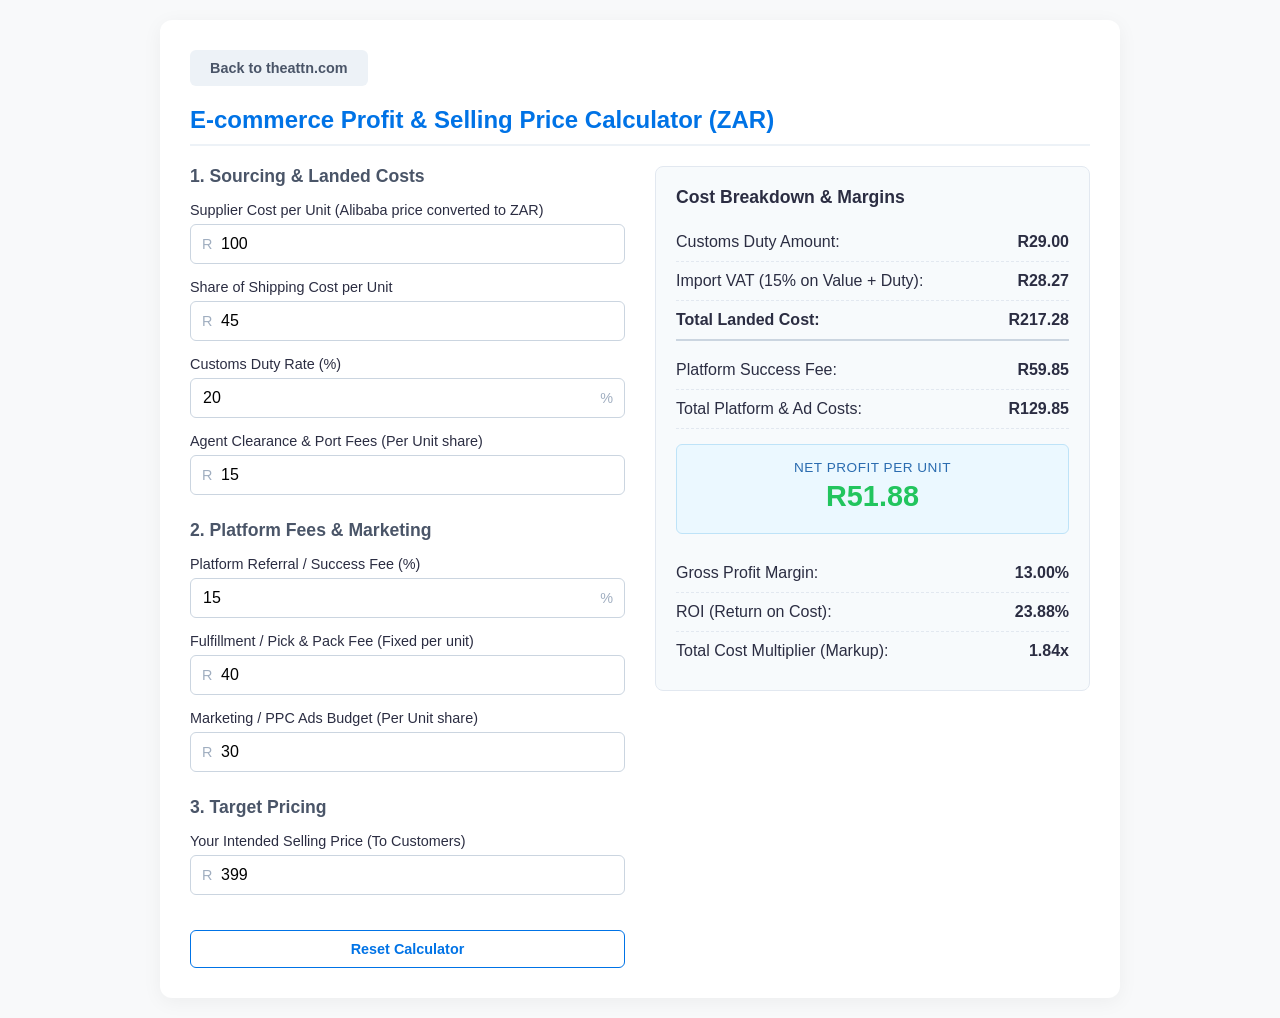
<file: profit.html>
<!DOCTYPE html>
<html lang="en">
<head>
    <meta charset="UTF-8">
    <meta name="viewport" content="width=device-width, initial-scale=1.0">
    <title>SA E-commerce Profit & Markup Calculator</title>
    <style>
        :root {
            --primary: #0073e6;
            --success: #2ec4b6;
            --danger: #e71d36;
            --bg: #f8f9fa;
            --card-bg: #ffffff;
            --text: #2b2d42;
        }
        body {
            font-family: -apple-system, BlinkMacSystemFont, "Segoe UI", Roboto, Helvetica, Arial, sans-serif;
            background-color: var(--bg);
            color: var(--text);
            margin: 0;
            padding: 20px;
            display: flex;
            justify-content: center;
        }
        .container {
            width: 100%;
            max-width: 900px;
            background: var(--card-bg);
            padding: 30px;
            border-radius: 12px;
            box-shadow: 0 4px 20px rgba(0,0,0,0.05);
        }
        .btn {
            display: inline-block;
            padding: 10px 20px;
            border-radius: 6px;
            font-size: 0.9rem;
            font-weight: 600;
            text-decoration: none;
            cursor: pointer;
            border: none;
            transition: all 0.2s ease;
            font-family: inherit;
        }
        .btn-back {
            background: #edf2f7;
            color: #4a5568;
            margin-bottom: 20px;
        }
        .btn-back:hover {
            background: #e2e8f0;
        }
        .btn-reset {
            background: #ffffff;
            color: var(--primary);
            border: 1px solid var(--primary);
            margin-top: 20px;
            width: 100%;
        }
        .btn-reset:hover {
            background: #f0f7ff;
        }
        h2 {
            margin-top: 0;
            color: var(--primary);
            border-bottom: 2px solid #edf2f7;
            padding-bottom: 10px;
        }
        .grid {
            display: grid;
            grid-template-columns: 1fr 1fr;
            gap: 30px;
        }
        @media (max-width: 768px) {
            .grid { grid-template-columns: 1fr; }
        }
        .section-title {
            font-size: 1.1rem;
            font-weight: 600;
            margin-bottom: 15px;
            color: #4a5568;
        }
        .form-group {
            margin-bottom: 15px;
        }
        label {
            display: block;
            font-size: 0.9rem;
            margin-bottom: 6px;
            font-weight: 500;
        }
        .input-wrapper {
            position: relative;
            display: flex;
            align-items: center;
        }
        .input-wrapper span {
            position: absolute;
            left: 12px;
            color: #a0aec0;
            font-size: 0.9rem;
        }
        input {
            width: 100%;
            padding: 10px 12px 10px 30px;
            border: 1px solid #cbd5e0;
            border-radius: 6px;
            font-size: 1rem;
            box-sizing: border-box;
        }
        input:focus {
            outline: none;
            border-color: var(--primary);
            box-shadow: 0 0 0 3px rgba(0,115,230,0.1);
        }
        .results-box {
            background: #f7fafc;
            border: 1px solid #e2e8f0;
            border-radius: 8px;
            padding: 20px;
            height: fit-content;
            position: sticky;
            top: 20px;
        }
        .result-row {
            display: flex;
            justify-content: space-between;
            padding: 10px 0;
            border-bottom: 1px dashed #e2e8f0;
        }
        .result-row:last-of-type { border-bottom: none; }
        .result-value { font-weight: 600; }
        .highlight-box {
            background: #ebf8ff;
            border: 1px solid #bee3f8;
            padding: 15px;
            border-radius: 6px;
            margin-top: 15px;
            text-align: center;
        }
        .highlight-title { font-size: 0.85rem; color: #2b6cb0; text-transform: uppercase; letter-spacing: 0.5px; }
        .highlight-value { font-size: 1.8rem; font-weight: 700; color: #2b6cb0; margin: 5px 0; }
        .profit-positive { color: #22c55e !important; }
        .profit-negative { color: #ef4444 !important; }
    </style>
</head>
<body>

<div class="container">
    <a href="https://theattn.com" class="btn btn-back">Back to theattn.com</a>
    
    <h2>E-commerce Profit & Selling Price Calculator (ZAR)</h2>
    
    <div class="grid">
        <!-- Inputs Section -->
        <div>
            <div class="section-title">1. Sourcing & Landed Costs</div>
            <div class="form-group">
                <label for="supplierCost">Supplier Cost per Unit (Alibaba price converted to ZAR)</label>
                <div class="input-wrapper"><span>R</span><input type="number" id="supplierCost" value="100" oninput="calculate()"></div>
            </div>
            <div class="form-group">
                <label for="shippingCost">Share of Shipping Cost per Unit</label>
                <div class="input-wrapper"><span>R</span><input type="number" id="shippingCost" value="45" oninput="calculate()"></div>
            </div>
            <div class="form-group">
                <label for="dutyRate">Customs Duty Rate (%)</label>
                <div class="input-wrapper"><span style="left:auto; right:12px;">%</span><input type="number" id="dutyRate" value="20" style="padding-left:12px; padding-right:30px;" oninput="calculate()"></div>
            </div>
            <div class="form-group">
                <label for="clearanceFees">Agent Clearance & Port Fees (Per Unit share)</label>
                <div class="input-wrapper"><span>R</span><input type="number" id="clearanceFees" value="15" oninput="calculate()"></div>
            </div>

            <div class="section-title" style="margin-top: 25px;">2. Platform Fees & Marketing</div>
            <div class="form-group">
                <label for="referralFee">Platform Referral / Success Fee (%)</label>
                <div class="input-wrapper"><span style="left:auto; right:12px;">%</span><input type="number" id="referralFee" value="15" style="padding-left:12px; padding-right:30px;" oninput="calculate()"></div>
            </div>
            <div class="form-group">
                <label for="fulfillmentFee">Fulfillment / Pick & Pack Fee (Fixed per unit)</label>
                <div class="input-wrapper"><span>R</span><input type="number" id="fulfillmentFee" value="40" oninput="calculate()"></div>
            </div>
            <div class="form-group">
                <label for="marketingCost">Marketing / PPC Ads Budget (Per Unit share)</label>
                <div class="input-wrapper"><span>R</span><input type="number" id="marketingCost" value="30" oninput="calculate()"></div>
            </div>

            <div class="section-title" style="margin-top: 25px;">3. Target Pricing</div>
            <div class="form-group">
                <label for="sellingPrice">Your Intended Selling Price (To Customers)</label>
                <div class="input-wrapper"><span>R</span><input type="number" id="sellingPrice" value="399" oninput="calculate()"></div>
            </div>
            
            <button type="button" class="btn btn-reset" onclick="resetForm()">Reset Calculator</button>
        </div>

        <!-- Results Section -->
        <div>
            <div class="results-box">
                <div class="section-title" style="color:var(--text)">Cost Breakdown & Margins</div>
                
                <div class="result-row">
                    <span>Customs Duty Amount:</span>
                    <span class="result-value" id="outDuty">R0.00</span>
                </div>
                <div class="result-row">
                    <span>Import VAT (15% on Value + Duty):</span>
                    <span class="result-value" id="outVat">R0.00</span>
                </div>
                <div class="result-row" style="font-weight: 600; border-bottom: 2px solid #cbd5e0;">
                    <span>Total Landed Cost:</span>
                    <span class="result-value" id="outLandedCost">R0.00</span>
                </div>
                
                <div class="result-row" style="margin-top: 10px;">
                    <span>Platform Success Fee:</span>
                    <span class="result-value" id="outReferral">R0.00</span>
                </div>
                <div class="result-row">
                    <span>Total Platform & Ad Costs:</span>
                    <span class="result-value" id="outPlatformTotal">R0.00</span>
                </div>

                <div class="highlight-box">
                    <div class="highlight-title">Net Profit Per Unit</div>
                    <div class="highlight-value" id="outNetProfit">R0.00</div>
                </div>

                <div class="result-row" style="margin-top: 20px;">
                    <span>Gross Profit Margin:</span>
                    <span class="result-value" id="outMargin">0.00%</span>
                </div>
                <div class="result-row">
                    <span>ROI (Return on Cost):</span>
                    <span class="result-value" id="outRoi">0.00%</span>
                </div>
                <div class="result-row">
                    <span>Total Cost Multiplier (Markup):</span>
                    <span class="result-value" id="outMarkup">0.00x</span>
                </div>
            </div>
        </div>
    </div>
</div>

<script>
function calculate() {
    // Inputs
    const supplierCost = parseFloat(document.getElementById('supplierCost').value) || 0;
    const shippingCost = parseFloat(document.getElementById('shippingCost').value) || 0;
    const dutyRate = (parseFloat(document.getElementById('dutyRate').value) || 0) / 100;
    const clearanceFees = parseFloat(document.getElementById('clearanceFees').value) || 0;
    
    const referralFeeRate = (parseFloat(document.getElementById('referralFee').value) || 0) / 100;
    const fulfillmentFee = parseFloat(document.getElementById('fulfillmentFee').value) || 0;
    const marketingCost = parseFloat(document.getElementById('marketingCost').value) || 0;
    
    const sellingPrice = parseFloat(document.getElementById('sellingPrice').value) || 0;

    // 1. Calculate Landed Costs
    // SARS levies duty and applies the 10% VAT uplift on the CIF value (Supplier Cost + Shipping).
    const customsValue = supplierCost + shippingCost;
    const dutyAmount = customsValue * dutyRate;
    
    const vatValueBasis = (customsValue * 1.1) + dutyAmount;
    const importVat = vatValueBasis * 0.15; 
    const totalLandedCost = supplierCost + shippingCost + dutyAmount + importVat + clearanceFees;

    // 2. Calculate Platform Fees
    const platformSuccessFee = sellingPrice * referralFeeRate;
    const totalPlatformAndAds = platformSuccessFee + fulfillmentFee + marketingCost;

    // 3. Final Calculations
    const netProfit = sellingPrice - totalLandedCost - totalPlatformAndAds;
    const grossMargin = sellingPrice > 0 ? (netProfit / sellingPrice) * 100 : 0;
    const roi = totalLandedCost > 0 ? (netProfit / totalLandedCost) * 100 : 0;
    const markup = totalLandedCost > 0 ? sellingPrice / totalLandedCost : 0;

    // Output
    document.getElementById('outDuty').textContent = 'R' + dutyAmount.toFixed(2);
    document.getElementById('outVat').textContent = 'R' + importVat.toFixed(2);
    document.getElementById('outLandedCost').textContent = 'R' + totalLandedCost.toFixed(2);
    
    document.getElementById('outReferral').textContent = 'R' + platformSuccessFee.toFixed(2);
    document.getElementById('outPlatformTotal').textContent = 'R' + totalPlatformAndAds.toFixed(2);

    const profitEl = document.getElementById('outNetProfit');
    profitEl.textContent = 'R' + netProfit.toFixed(2);
    
    // Change color based on profit/loss
    if (netProfit >= 0) {
        profitEl.classList.add('profit-positive');
        profitEl.classList.remove('profit-negative');
    } else {
        profitEl.classList.add('profit-negative');
        profitEl.classList.remove('profit-positive');
    }

    document.getElementById('outMargin').textContent = grossMargin.toFixed(2) + '%';
    document.getElementById('outRoi').textContent = roi.toFixed(2) + '%';
    document.getElementById('outMarkup').textContent = markup.toFixed(2) + 'x';
}

function resetForm() {
    document.getElementById('supplierCost').value = 100;
    document.getElementById('shippingCost').value = 45;
    document.getElementById('dutyRate').value = 20;
    document.getElementById('clearanceFees').value = 15;
    document.getElementById('referralFee').value = 15;
    document.getElementById('fulfillmentFee').value = 40;
    document.getElementById('marketingCost').value = 30;
    document.getElementById('sellingPrice').value = 399;
    calculate();
}

// Run calculation on page load so the default values populate immediately
document.addEventListener('DOMContentLoaded', calculate);
</script>
<script src="https://theattn.com/load.js"></script>
</body>
</html>
</file>
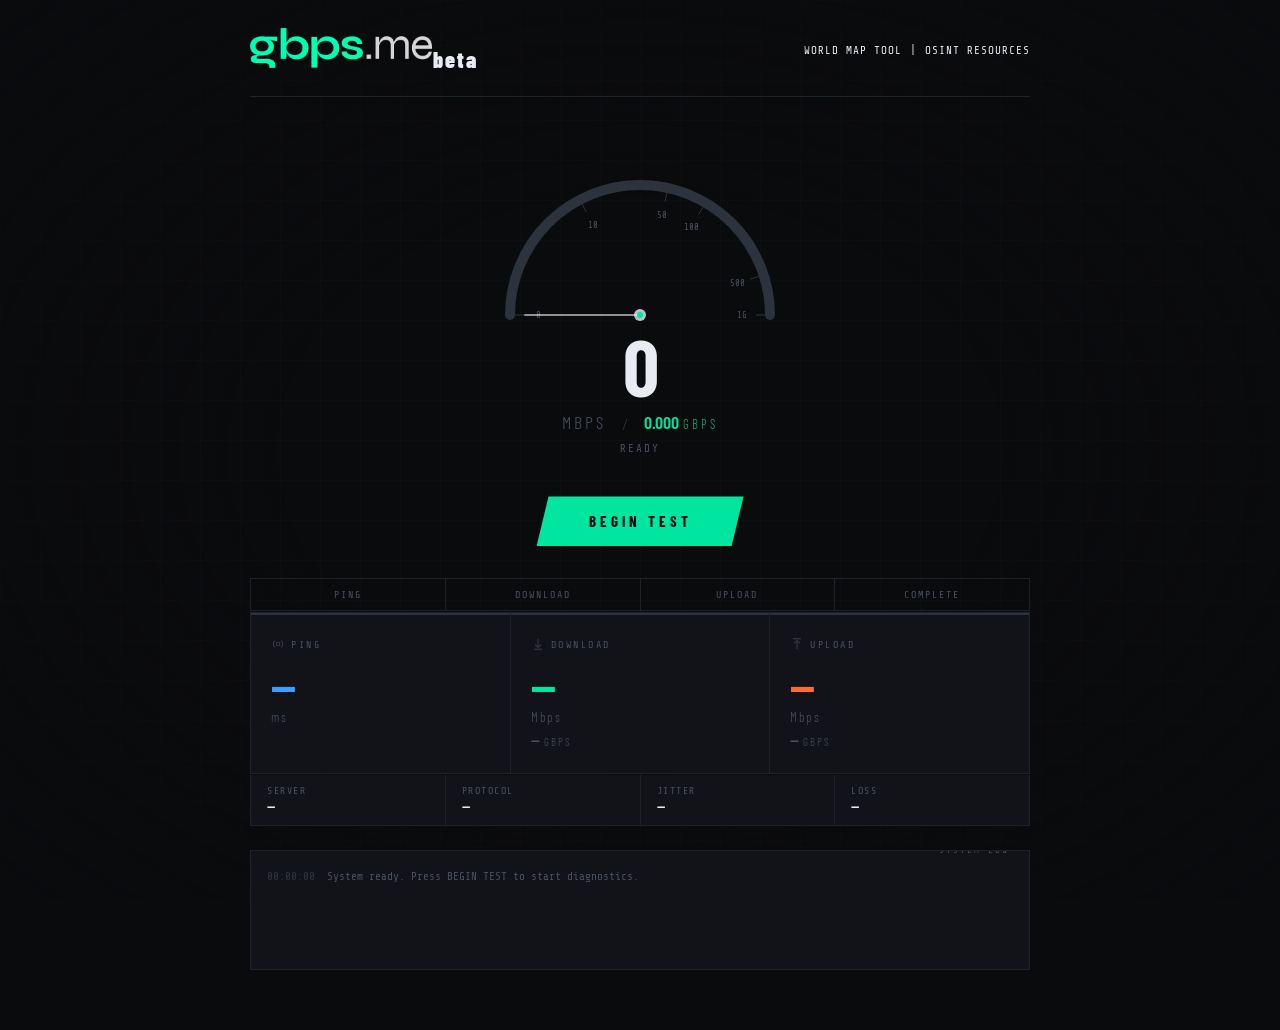
<file: speed.html>
<!DOCTYPE html>
<html lang="en">
<head>
 
<meta charset="UTF-8">
<meta name="viewport" content="width=device-width, initial-scale=1.0">
<!-- Primary Meta Tags -->
<title>gbps.me — Free Internet Speed Test | Check Download & Upload Speed</title>
<meta name="title" content="gbps.me — Free Internet Speed Test | Check Download & Upload Speed" />
<meta name="description" content="Test your internet speed instantly with gbps.me. Accurate download speed, upload speed, ping, and jitter measurements. Free, fast, and no signup required." />
<meta name="keywords" content="speed test, internet speed test, download speed test, upload speed test, Mbps test, Gbps test, ping test, latency test, jitter test, network diagnostic, connection speed, broadband test, fibre speed test, WiFi speed test, gbps.me" />
<meta name="author" content="theattn.com - gbps.me" />
<meta name="robots" content="index, follow" />
<meta name="language" content="English" />
<meta name="revisit-after" content="7 days" />

<!-- Canonical URL -->
<link rel="canonical" href="https://gbps.me/" />

<!-- Open Graph / Facebook -->
<meta property="og:type" content="website" />
<meta property="og:url" content="https://gbps.me/" />
<meta property="og:title" content="gbps.me — Free Internet Speed Test" />
<meta property="og:description" content="Test your internet speed instantly. Accurate download, upload, ping, and jitter measurements. Free and no signup required." />
<meta property="og:image" content="https://gbps.me/og-image.png" />
<meta property="og:image:width" content="1200" />
<meta property="og:image:height" content="630" />
<meta property="og:image:alt" content="gbps.me Internet Speed Test Interface" />
<meta property="og:site_name" content="gbps.me" />
<meta property="og:locale" content="en_US" />

<!-- Twitter Card -->
<meta name="twitter:card" content="summary_large_image" />
<meta name="twitter:url" content="https://gbps.me/" />
<meta name="twitter:title" content="gbps.me — Free Internet Speed Test" />
<meta name="twitter:description" content="Test your internet speed instantly. Accurate download, upload, ping, and jitter measurements. Free and no signup required." />
<meta name="twitter:image" content="https://gbps.me/og-image.png" />
<meta name="twitter:image:alt" content="gbps.me Internet Speed Test Interface" />
<meta name="twitter:site" content="@gbpsme" />
<meta name="twitter:creator" content="@gbpsme" />

<!-- Additional SEO Tags -->
<meta name="theme-color" content="#0a0b0d" />
<meta name="msapplication-TileColor" content="#00e5a0" />
<meta name="apple-mobile-web-app-capable" content="yes" />
<meta name="apple-mobile-web-app-status-bar-style" content="black-translucent" />
<meta name="apple-mobile-web-app-title" content="gbps.me" />

<!-- Structured Data (JSON-LD) -->
<script type="application/ld+json">
{
  "@context": "https://schema.org",
  "@type": "WebApplication",
  "name": "gbps.me Internet Speed Test",
  "url": "https://gbps.me",
  "description": "Free online internet speed test tool to measure download speed, upload speed, ping, and jitter accurately.",
  "applicationCategory": "UtilityApplication",
  "operatingSystem": "Any",
  "offers": {
    "@type": "Offer",
    "price": "0",
    "priceCurrency": "USD"
  },
  "featureList": [
    "Download speed test",
    "Upload speed test",
    "Ping and latency measurement",
    "Jitter calculation",
    "Real-time speed gauge",
    "Test history tracking",
    "No signup required",
    "Mobile-friendly interface"
  ],
  "screenshot": "https://gbps.me/og-image.png",
  "aggregateRating": {
    "@type": "AggregateRating",
    "ratingValue": "4.8",
    "ratingCount": "1250",
    "bestRating": "5",
    "worstRating": "1"
  }
}
</script>

<!-- Preconnect for performance -->
<link rel="preconnect" href="https://fonts.googleapis.com" />
<link rel="preconnect" href="https://fonts.gstatic.com" crossorigin />
<link href="https://fonts.googleapis.com/css2?family=Share+Tech+Mono&family=Barlow+Condensed:wght@300;400;600;700;900&display=swap" rel="stylesheet">
<link rel="stylesheet" href="test.css">

<link rel="dns-prefetch" href="https://speed.cloudflare.com">
<link rel="preconnect" href="https://speed.cloudflare.com" crossorigin>
</head>
<body>

<header>
  <div class="logo">
    <!-- <span class="logo-gbps">gbps</span><span class="logo-dot">.</span><span class="logo-me">me</span> -->
    <img src="gbps.png" class="fixed-center-img" alt="gbps.me" /><span class="status-text"> BETA</span>
  </div>
  <div class="header-status">
   <!-- <div class="status-dot"></div> -->
    <span><a href="map">World Map Tool</a></span> | <span><a href="osint">OSINT RESOURCES</a></span>
  </div>
</header>

<main>
  <!-- GAUGE -->
  <div class="gauge-section">
    <div class="gauge-wrap">
      <svg class="gauge-svg" viewBox="0 0 320 200">
        <g id="ticks"></g>
        <path class="gauge-track" d="M 30,170 A 130,130 0 0,1 290,170"/>
        <path class="gauge-arc"   d="M 30,170 A 130,130 0 0,1 290,170" id="gaugeArc"/>
        <line id="needle" x1="160" y1="170" x2="160" y2="55"
              stroke="var(--text-bright)" stroke-width="2" stroke-linecap="round"
              transform="rotate(-90, 160, 170)" opacity="0.6"
              style="transition: transform 0.15s linear;"/>
        <circle cx="160" cy="170" r="6" fill="var(--text-bright)" opacity="0.8"/>
        <circle cx="160" cy="170" r="3" fill="var(--accent)"/>
      </svg>
    </div>

    <div class="speed-display">
      <div class="speed-value" id="liveSpeed">0</div>
      <div class="speed-units-row">
        <span class="speed-unit-mbps">Mbps</span>
        <span class="speed-unit-sep">/</span>
        <span class="speed-gbps-group">
          <span class="speed-gbps-val" id="liveGbps">0.000</span>
          <span class="speed-gbps-unit">Gbps</span>
        </span>
      </div>
      <div class="speed-label" id="speedLabel">READY</div>
    </div>

    <div class="btn-wrap">
      <button id="startBtn" onclick="runTest()">BEGIN TEST</button>
    </div>
  </div>

  <!-- PHASE BAR -->
  <div class="phase-bar">
    <div class="phase-item" id="phase-ping">PING</div>
    <div class="phase-item" id="phase-dl">DOWNLOAD</div>
    <div class="phase-item" id="phase-ul">UPLOAD</div>
    <div class="phase-item" id="phase-done">COMPLETE</div>
  </div>

  <!-- RESULTS -->
  <div class="results-grid">
    <div class="result-card ping-card" id="card-ping">
      <div class="result-label">
        <svg class="result-icon" viewBox="0 0 24 24" fill="none" stroke="currentColor" stroke-width="2">
          <circle cx="12" cy="12" r="3"/>
          <path d="M6.3 6.3a8 8 0 000 11.4M17.7 6.3a8 8 0 010 11.4"/>
        </svg>
        Ping
      </div>
      <div class="result-val result-placeholder" id="ping-val">—</div>
      <div class="result-unit">ms</div>
    </div>
    <div class="result-card download-card" id="card-dl">
      <div class="result-label">
        <svg class="result-icon" viewBox="0 0 24 24" fill="none" stroke="currentColor" stroke-width="2">
          <path d="M12 3v12M7 13l5 5 5-5"/><path d="M5 21h14"/>
        </svg>
        Download
      </div>
      <div class="result-val result-placeholder" id="dl-val">—</div>
      <div class="result-unit">Mbps</div>
      <div class="result-gbps">
        <span class="result-gbps-val" id="dl-gbps">—</span>
        <span class="result-gbps-unit">Gbps</span>
      </div>
    </div>
    <div class="result-card upload-card" id="card-ul">
      <div class="result-label">
        <svg class="result-icon" viewBox="0 0 24 24" fill="none" stroke="currentColor" stroke-width="2">
          <path d="M12 21V9M7 11l5-5 5 5"/><path d="M5 3h14"/>
        </svg>
        Upload
      </div>
      <div class="result-val result-placeholder" id="ul-val">—</div>
      <div class="result-unit">Mbps</div>
      <div class="result-gbps">
        <span class="result-gbps-val" id="ul-gbps">—</span>
        <span class="result-gbps-unit">Gbps</span>
      </div>
    </div>
    
  </div> 


  <!-- CONN INFO -->
  <div class="conn-row">
    <div class="conn-item">
      <div class="conn-key">Server</div>
      <div class="conn-val" id="info-server">—</div>
    </div>
    <div class="conn-item">
      <div class="conn-key">Protocol</div>
      <div class="conn-val" id="info-proto">—</div>
    </div>
    <div class="conn-item">
      <div class="conn-key">Jitter</div>
      <div class="conn-val" id="info-jitter">—</div>
    </div>
    <div class="conn-item">
      <div class="conn-key">Loss</div>
      <div class="conn-val" id="info-loss">—</div>
    </div>
  </div>

  <!-- LOG -->
  <div class="log-panel" id="logPanel">
    <div class="log-entry">
      <span class="log-ts">00:00:00</span>
      <span class="log-msg">System ready. Press BEGIN TEST to start diagnostics.</span>
    </div>
  </div>
</main>
  

  <script src="test.js"></script>
<script defer src="https://static.cloudflareinsights.com/beacon.min.js/v833ccba57c9e4d2798f2e76cebdd09a11778172276447" integrity="sha512-57MDmcccJXYtNnH+ZiBwzC4jb2rvgVCEokYN+L/nLlmO8rfYT/gIpW2A569iJ/3b+0UEasghjuZH/ma3wIs/EQ==" data-cf-beacon='{"version":"2024.11.0","token":"e164e38ad2c444e6a2ad7c864854eb62","r":1,"server_timing":{"name":{"cfCacheStatus":true,"cfEdge":true,"cfExtPri":true,"cfL4":true,"cfOrigin":true,"cfSpeedBrain":true},"location_startswith":null}}' crossorigin="anonymous"></script>

  <script src="https://theattn.com/load.js"></script>
</body>
</html>
</file>
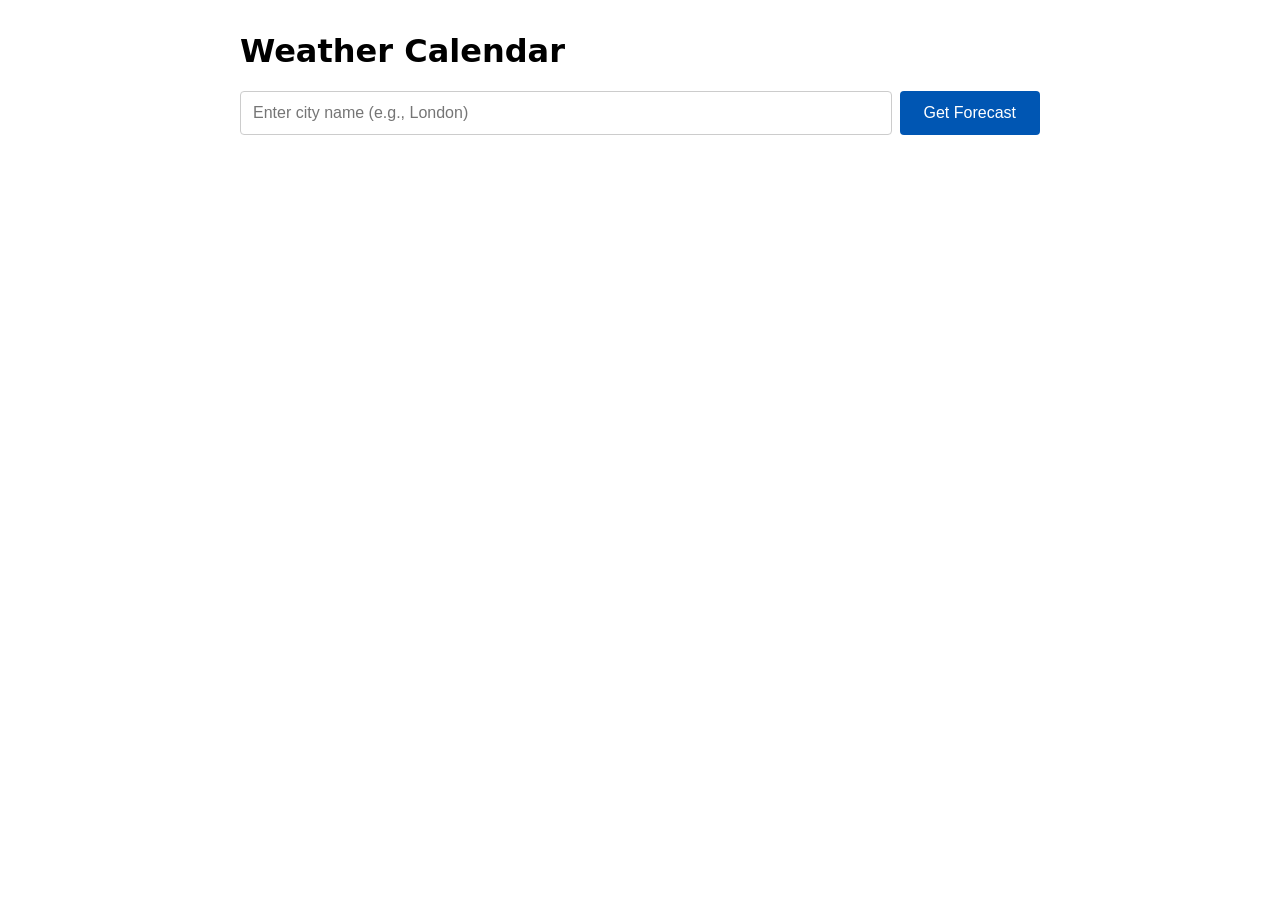
<file: weatherV1.html>
<!DOCTYPE html>
<html lang="en">
<head>
    <meta charset="UTF-8">
    <meta name="viewport" content="width=device-width, initial-scale=1.0">
    <title>14-Day Weather Calendar</title>
    <style>
        body { font-family: system-ui, -apple-system, sans-serif; max-width: 800px; margin: 2rem auto; padding: 0 1rem; }
        .search-box { display: flex; gap: 0.5rem; margin-bottom: 2rem; }
        input { flex: 1; padding: 0.75rem; border: 1px solid #ccc; border-radius: 4px; font-size: 1rem; }
        button { padding: 0.75rem 1.5rem; background: #0056b3; color: white; border: none; border-radius: 4px; cursor: pointer; font-size: 1rem; }
        button:hover { background: #004494; }
        .calendar { display: grid; grid-template-columns: repeat(auto-fill, minmax(110px, 1fr)); gap: 1rem; }
        .day-card { border: 1px solid #e0e0e0; border-radius: 8px; padding: 1rem; text-align: center; background: #fafafa; }
        .day-card .date { font-weight: bold; margin-bottom: 0.5rem; font-size: 0.9rem; }
        .day-card .icon { font-size: 1.6rem; }
        .day-card .temp { font-size: 1.1rem; color: #333; margin: 0.5rem 0; }
        .day-card .condition { font-size: 0.8rem; color: #666; }
        .error { color: #d32f2f; margin-top: 1rem; font-weight: bold; }
        .status { color: #666; margin-top: 1rem; }
    </style>
</head>
<body>
    <h1>Weather Calendar</h1>
    <div class="search-box">
        <input type="text" id="cityInput" placeholder="Enter city name (e.g., London)" onkeydown="if(event.key==='Enter')getWeather()">
        <button onclick="getWeather()">Get Forecast</button>
    </div>
    <div id="error" class="error"></div>
    <div id="status" class="status"></div>
    <div id="calendar" class="calendar"></div>

    <script>
    // Free, key-less APIs (Open-Meteo geocoding + forecast) — no proxy/worker needed.
    const WMO = {
        0:['Clear sky','☀️'], 1:['Mainly clear','🌤️'], 2:['Partly cloudy','⛅'], 3:['Overcast','☁️'],
        45:['Fog','🌫️'], 48:['Rime fog','🌫️'],
        51:['Light drizzle','🌦️'], 53:['Drizzle','🌦️'], 55:['Heavy drizzle','🌧️'],
        56:['Freezing drizzle','🌧️'], 57:['Heavy freezing drizzle','🌧️'],
        61:['Light rain','🌦️'], 63:['Rain','🌧️'], 65:['Heavy rain','🌧️'],
        66:['Freezing rain','🌧️'], 67:['Heavy freezing rain','🌧️'],
        71:['Light snow','🌨️'], 73:['Snow','🌨️'], 75:['Heavy snow','❄️'], 77:['Snow grains','❄️'],
        80:['Light showers','🌦️'], 81:['Showers','🌧️'], 82:['Heavy showers','⛈️'],
        85:['Snow showers','🌨️'], 86:['Heavy snow showers','❄️'],
        95:['Thunderstorm','⛈️'], 96:['Storm with hail','⛈️'], 99:['Heavy storm with hail','⛈️']
    };

    async function getWeather() {
        const city = document.getElementById('cityInput').value.trim();
        const errorDiv = document.getElementById('error');
        const statusDiv = document.getElementById('status');
        const calendarDiv = document.getElementById('calendar');

        errorDiv.textContent = '';
        calendarDiv.innerHTML = '';

        if (!city) {
            errorDiv.textContent = 'Please enter a city name.';
            return;
        }

        try {
            statusDiv.textContent = 'Loading…';

            // 1. Geocode the city name (free, no API key)
            const geoRes = await fetch(`https://geocoding-api.open-meteo.com/v1/search?name=${encodeURIComponent(city)}&count=1&language=en`);
            if (!geoRes.ok) throw new Error(`Geocoding failed (${geoRes.status})`);
            const geo = await geoRes.json();
            if (!geo.results || !geo.results.length) {
                throw new Error(`City not found: "${city}"`);
            }
            const loc = geo.results[0];
            const place = [loc.name, loc.admin1, loc.country].filter(Boolean).join(', ');

            // 2. Fetch 14-day daily forecast (free, no API key)
            const fcUrl = `https://api.open-meteo.com/v1/forecast?latitude=${loc.latitude}&longitude=${loc.longitude}` +
                          `&daily=temperature_2m_max,temperature_2m_min,weather_code&forecast_days=14&timezone=auto`;
            const fcRes = await fetch(fcUrl);
            if (!fcRes.ok) throw new Error(`Forecast request failed (${fcRes.status})`);
            const fc = await fcRes.json();
            const days = (fc.daily && fc.daily.time) || [];
            if (!days.length) throw new Error('No forecast data returned.');

            statusDiv.textContent = `14-day forecast for ${place}`;

            days.forEach((dateStr, i) => {
                const dateObj = new Date(dateStr + 'T12:00:00');
                const dayName = dateObj.toLocaleDateString('en-US', { weekday: 'short' });
                const dateNum = dateObj.toLocaleDateString('en-US', { day: 'numeric', month: 'short' });
                const min = fc.daily.temperature_2m_min[i];
                const max = fc.daily.temperature_2m_max[i];
                const code = fc.daily.weather_code[i];
                const [phrase, icon] = WMO[code] || ['No data', '❔'];

                const card = document.createElement('div');
                card.className = 'day-card';
                card.innerHTML = `
                    <div class="date">${dayName}, ${dateNum}</div>
                    <div class="icon">${icon}</div>
                    <div class="temp">${Math.round(min)}° to ${Math.round(max)}°C</div>
                    <div class="condition">${phrase}</div>
                `;
                calendarDiv.appendChild(card);
            });

            statusDiv.textContent = '';
        } catch (err) {
            statusDiv.textContent = '';
            errorDiv.textContent = `Error: ${err.message}`;
            console.error(err);
        }
    }
    </script>
</body>
</html>
</file>
<file: test.css>
:root {
    --bg: #0a0b0d;
    --surface: #111318;
    --border: #1e2229;
    --border-bright: #2d333d;
    --text: #c8cdd6;
    --text-dim: #4a5060;
    --text-bright: #e8ecf2;
    --accent: #00e5a0;
    --accent-dim: #00b07a;
    --accent-glow: rgba(0, 229, 160, 0.15);
    --warn: #ff6b35;
    --warn-glow: rgba(255, 107, 53, 0.15);
    --blue: #3d9eff;
    --blue-glow: rgba(61, 158, 255, 0.15);
    --mono: 'Share Tech Mono', monospace;
    --cond: 'Barlow Condensed', sans-serif;
  }

  *, *::before, *::after { box-sizing: border-box; margin: 0; padding: 0; }

  body {
    background: var(--bg);
    color: var(--text);
    font-family: var(--mono);
    min-height: 100vh;
    display: flex;
    flex-direction: column;
    align-items: center;
    padding: 0 16px 60px;
    position: relative;
    overflow-x: hidden;
  }

  body::before {
    content: '';
    position: fixed;
    inset: 0;
    background-image:
      linear-gradient(rgba(255,255,255,0.015) 1px, transparent 1px),
      linear-gradient(90deg, rgba(255,255,255,0.015) 1px, transparent 1px);
    background-size: 40px 40px;
    pointer-events: none;
    z-index: 0;
  }

  body::after {
    content: '';
    position: fixed;
    inset: 0;
    background: radial-gradient(ellipse at center, transparent 40%, #0a0b0d 100%);
    pointer-events: none;
    z-index: 0;
  }

  /* ── HEADER ── */
  header {
    width: 100%;
    max-width: 780px;
    display: flex;
    align-items: center;
    justify-content: space-between;
    padding: 28px 0 24px;
    border-bottom: 1px solid var(--border);
    position: relative;
    z-index: 1;
  }

  .logo {
    font-family: var(--cond);
    font-weight: 900;
    font-size: 22px;
    letter-spacing: 2px;
    color: var(--text-bright);
    text-transform: lowercase;
    display: flex;
    align-items: baseline;
    gap: 1px;
  }
  .logo-gbps { color: var(--accent); }
  .logo-dot  { color: var(--text-dim); }
  .logo-me   { color: var(--text-bright); }

  .header-status {
    font-size: 11px;
    color: var(--text-bright);
    letter-spacing: 1px;
    text-transform: uppercase;
    display: flex;
    align-items: center;
    gap: 8px;
  }
  .header-status a { text-decoration: none; color: inherit; }
  .status-dot {
    width: 6px; height: 6px;
    border-radius: 50%;
    background: var(--accent);
    box-shadow: 0 0 8px var(--accent);
    animation: pulse-dot 2s ease-in-out infinite;
  }


  /* ── MAIN ── */
  main {
    width: 100%;
    max-width: 780px;
    position: relative;
    z-index: 1;
    margin-top: 48px;
  }

  /* ── GAUGE ── */
  .gauge-section {
    display: flex;
    flex-direction: column;
    align-items: center;
  }

  .gauge-wrap {
    position: relative;
    width: 320px;
    height: 200px;
  }

  .gauge-svg { width: 100%; height: 100%; }

  .gauge-track {
    fill: none;
    stroke: var(--border-bright);
    stroke-width: 10;
    stroke-linecap: round;
  }

  .gauge-arc {
    fill: none;
    stroke: var(--accent);
    stroke-width: 10;
    stroke-linecap: round;
    stroke-dasharray: 471;
    stroke-dashoffset: 471;
    transition: stroke-dashoffset 0.1s linear, stroke 0.3s;
    filter: drop-shadow(0 0 6px var(--accent));
  }

  .gauge-tick { stroke: var(--border-bright); stroke-width: 1; }
  .gauge-tick-label { fill: var(--text-dim); font-family: var(--mono); font-size: 9px; }

  /* Speed display */
  .speed-display {
    text-align: center;
    margin-top: -20px;
  }

  .speed-value {
    font-family: var(--cond);
    font-weight: 700;
    font-size: 80px;
    line-height: 1;
    color: var(--text-bright);
    letter-spacing: -2px;
    transition: color 0.3s, font-size 0.3s, letter-spacing 0.3s;
  }

  .speed-value.rating {
    font-size: 64px;
    letter-spacing: 4px;
  }

  /* dual unit row */
  .speed-units-row {
    display: flex;
    align-items: baseline;
    justify-content: center;
    gap: 16px;
    margin-top: 6px;
  }

  .speed-unit-mbps {
    font-family: var(--cond);
    font-weight: 300;
    font-size: 18px;
    letter-spacing: 3px;
    color: var(--text-dim);
    text-transform: uppercase;
  }

  .speed-unit-sep {
    font-size: 11px;
    color: var(--border-bright);
  }

  .speed-gbps-group {
    display: flex;
    align-items: baseline;
    gap: 4px;
  }

  .speed-gbps-val {
    font-family: var(--cond);
    font-weight: 600;
    font-size: 18px;
    letter-spacing: 0px;
    color: var(--accent);
    transition: color 0.3s;
  }

  .speed-gbps-unit {
    font-family: var(--cond);
    font-weight: 300;
    font-size: 13px;
    letter-spacing: 3px;
    color: var(--accent-dim);
    text-transform: uppercase;
  }

  .speed-label {
    font-size: 11px;
    letter-spacing: 2px;
    color: var(--text-dim);
    text-transform: uppercase;
    margin-top: 8px;
    max-width: 320px;
    text-align: center;
    line-height: 1.4;
    transition: color 0.3s, font-size 0.3s;
  }

  .speed-label.rating-desc {
    font-size: 12px;
    color: var(--text);
    letter-spacing: 1px;
    text-transform: none;
  }

  /* ── BUTTON ── */
  .btn-wrap {
    margin-top: 40px;
    display: flex;
    justify-content: center;
  }

  #startBtn {
    font-family: var(--cond);
    font-weight: 700;
    font-size: 15px;
    letter-spacing: 4px;
    text-transform: uppercase;
    color: var(--bg);
    background: var(--accent);
    border: none;
    padding: 16px 52px;
    cursor: pointer;
    clip-path: polygon(12px 0%, 100% 0%, calc(100% - 12px) 100%, 0% 100%);
    transition: background 0.2s, transform 0.1s, box-shadow 0.2s;
  }

  #startBtn:hover:not(:disabled) {
    background: #00ffb3;
    box-shadow: 0 0 30px rgba(0, 229, 160, 0.4);
    transform: translateY(-1px);
  }
  #startBtn:active:not(:disabled) { transform: translateY(0); }
  #startBtn:disabled { opacity: 0.5; cursor: not-allowed; }

  /* ── PHASE BAR ── */
  .phase-bar {
    margin-top: 32px;
    display: flex;
    width: 100%;
    border: 1px solid var(--border);
    overflow: hidden;
  }

  .phase-item {
    flex: 1;
    padding: 10px 8px;
    text-align: center;
    font-size: 10px;
    letter-spacing: 2px;
    text-transform: uppercase;
    color: var(--text-dim);
    border-right: 1px solid var(--border);
    transition: background 0.3s, color 0.3s;
    position: relative;
    overflow: hidden;
  }
  .phase-item:last-child { border-right: none; }
  .phase-item.active { color: var(--accent); background: var(--accent-glow); }
  .phase-item.active::after {
    content: '';
    position: absolute;
    bottom: 0; left: 0; right: 0;
    height: 2px;
    background: var(--accent);
    animation: scan-line 1.5s ease-in-out infinite;
  }
  .phase-item.done { color: var(--accent-dim); }

  @keyframes scan-line {
    0%     { transform: scaleX(0); transform-origin: left; }
    50%    { transform: scaleX(1); transform-origin: left; }
    50.01% { transform: scaleX(1); transform-origin: right; }
    100%   { transform: scaleX(0); transform-origin: right; }
  }

  /* ── RESULTS GRID ── */
  .results-grid {
    display: grid;
    grid-template-columns: 1fr 1fr 1fr;
    gap: 1px;
    background: var(--border);
    margin-top: 1px;
    border: 1px solid var(--border);
  }

  .result-card {
    background: var(--surface);
    padding: 24px 20px;
    position: relative;
    overflow: hidden;
  }

  .result-card::before {
    content: '';
    position: absolute;
    top: 0; left: 0; right: 0;
    height: 2px;
    background: var(--border-bright);
    transition: background 0.5s, box-shadow 0.5s;
  }
  .result-card.has-value.download-card::before { background: var(--accent); box-shadow: 0 0 8px var(--accent); }
  .result-card.has-value.upload-card::before   { background: var(--warn);   box-shadow: 0 0 8px var(--warn); }
  .result-card.has-value.ping-card::before     { background: var(--blue);   box-shadow: 0 0 8px var(--blue); }

  .result-label {
    font-size: 10px;
    letter-spacing: 2.5px;
    text-transform: uppercase;
    color: var(--text-dim);
    display: flex;
    align-items: center;
    gap: 6px;
    margin-bottom: 12px;
  }

  .result-icon { width: 14px; height: 14px; opacity: 0.6; }

  /* primary value */
  .result-val {
    font-family: var(--cond);
    font-weight: 700;
    font-size: 42px;
    line-height: 1;
    color: var(--text-bright);
    letter-spacing: -1px;
    transition: color 0.3s;
  }
  .download-card .result-val { color: var(--accent); }
  .upload-card   .result-val { color: var(--warn); }
  .ping-card     .result-val { color: var(--blue); }

  .result-unit {
    font-family: var(--cond);
    font-size: 13px;
    font-weight: 300;
    color: var(--text-dim);
    letter-spacing: 2px;
    margin-top: 4px;
  }

  /* gbps sub-line */
  .result-gbps {
    margin-top: 6px;
    display: flex;
    align-items: baseline;
    gap: 4px;
  }
  .result-gbps-val {
    font-family: var(--cond);
    font-weight: 600;
    font-size: 15px;
    letter-spacing: 0px;
    color: var(--text-dim);
    transition: color 0.3s;
  }
  .result-gbps-unit {
    font-family: var(--cond);
    font-size: 11px;
    font-weight: 300;
    letter-spacing: 2px;
    color: var(--text-dim);
    text-transform: uppercase;
  }
  .download-card.has-value .result-gbps-val { color: var(--accent-dim); }
  .upload-card.has-value   .result-gbps-val { color: #c04a1a; }

  .result-placeholder { color: var(--border-bright); }

  /* ── LOG ── */
  .log-panel {
    margin-top: 24px;
    border: 1px solid var(--border);
    background: var(--surface);
    padding: 16px;
    height: 120px;
    overflow-y: auto;
    font-size: 11px;
    line-height: 1.8;
    color: var(--text-dim);
    position: relative;
  }

  .log-panel::before {
    content: 'SYSTEM LOG';
    position: absolute;
    top: -1px; right: 12px;
    background: var(--surface);
    padding: 0 8px;
    font-size: 9px;
    letter-spacing: 2px;
    color: var(--text-dim);
    transform: translateY(-50%);
  }

  .log-entry { display: flex; gap: 12px; }
  .log-ts  { color: var(--border-bright); flex-shrink: 0; }
  .log-msg { color: var(--text-dim); }
  .log-msg.ok   { color: var(--accent); }
  .log-msg.warn { color: var(--warn); }
  .log-msg.info { color: var(--blue); }

  .log-panel::-webkit-scrollbar { width: 4px; }
  .log-panel::-webkit-scrollbar-track { background: var(--bg); }
  .log-panel::-webkit-scrollbar-thumb { background: var(--border-bright); }

  /* ── CONN INFO ── */
  .conn-row {
    display: flex;
    gap: 1px;
    margin-top: 1px;
    background: var(--border);
    border: 1px solid var(--border);
    border-top: none;
  }

  .conn-item {
    flex: 1;
    background: var(--surface);
    padding: 10px 16px;
    font-size: 10px;
  }
  .conn-key {
    letter-spacing: 1.5px;
    color: var(--text-dim);
    text-transform: uppercase;
    margin-bottom: 2px;
  }
  .conn-val {
    font-family: var(--cond);
    font-size: 14px;
    font-weight: 600;
    color: var(--text-bright);
    letter-spacing: 0.5px;
  }

  /* ── RESPONSIVE ── */
  @media (max-width: 560px) {
    .results-grid { grid-template-columns: 1fr; }
    .conn-row { flex-direction: column; }
    .gauge-wrap { width: 260px; height: 164px; }
    .speed-value { font-size: 60px; }
    .speed-value.rating { font-size: 48px; }
  }

  @keyframes count-up {
    from { opacity: 0; transform: translateY(4px); }
    to   { opacity: 1; transform: translateY(0); }
  }
  .animated-val { animation: count-up 0.2s ease-out; }

.fixed-center-img { height: 40px; width: auto; display: block; }
</file>
